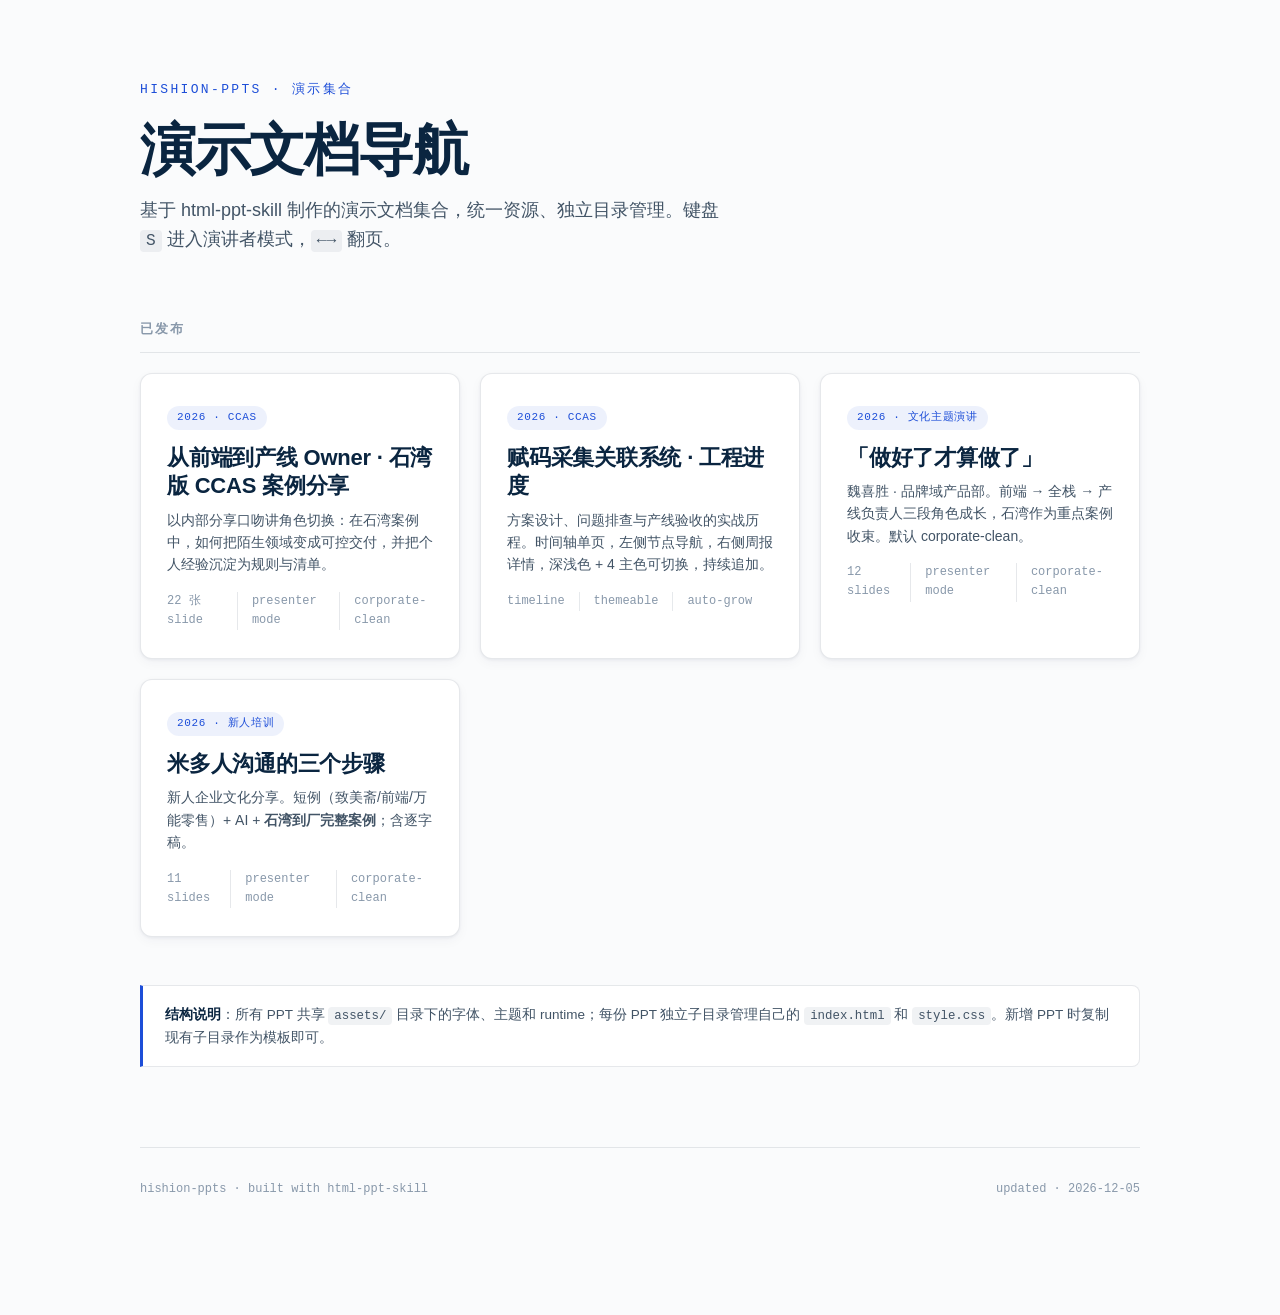
<file: index.html>
<!DOCTYPE html>
<html lang="zh-CN">
<head>
<meta charset="utf-8">
<meta name="viewport" content="width=device-width,initial-scale=1">
<title>Hishion PPTs · 演示集合</title>
<style>
:root{
  --bg:#fafbfc; --surface:#ffffff;
  --border:rgba(10,37,64,.1); --border-strong:rgba(10,37,64,.2);
  --text-1:#0a2540; --text-2:#425466; --text-3:#8898aa;
  --accent:#1d4ed8;
  --shadow:0 1px 3px rgba(10,37,64,.06),0 4px 12px rgba(10,37,64,.04);
  --shadow-hover:0 6px 20px rgba(10,37,64,.1),0 12px 30px rgba(10,37,64,.06);
}
*,*::before,*::after{box-sizing:border-box}
html,body{margin:0;padding:0;background:var(--bg);color:var(--text-1);
  font-family:'Inter','Noto Sans SC',-apple-system,BlinkMacSystemFont,Helvetica,Arial,sans-serif;
  font-weight:400;line-height:1.6;-webkit-font-smoothing:antialiased}
a{color:inherit;text-decoration:none}

.container{max-width:1080px;margin:0 auto;padding:80px 40px 120px}

.header{margin-bottom:64px}
.kicker{font-family:'JetBrains Mono','SFMono-Regular',monospace;
  font-size:13px;color:var(--accent);letter-spacing:.18em;
  text-transform:uppercase;margin:0 0 18px}
.title{font-size:56px;font-weight:800;line-height:1.1;
  letter-spacing:-.025em;margin:0 0 16px;color:var(--text-1)}
.subtitle{font-size:18px;color:var(--text-2);margin:0;max-width:60ch}

.section-label{font-size:13px;font-weight:600;letter-spacing:.16em;
  text-transform:uppercase;color:var(--text-3);
  margin:48px 0 20px;padding-bottom:12px;
  border-bottom:1px solid var(--border)}

.deck-grid{display:grid;grid-template-columns:repeat(auto-fill,minmax(320px,1fr));gap:20px}

.deck-card{display:block;background:var(--surface);
  border:1px solid var(--border);border-radius:12px;
  padding:28px 26px;box-shadow:var(--shadow);
  transition:transform .2s ease, box-shadow .2s ease, border-color .2s ease;
  position:relative;overflow:hidden}
.deck-card::before{content:"";position:absolute;left:0;top:0;
  width:3px;height:100%;background:var(--accent);
  opacity:0;transition:opacity .2s ease}
.deck-card:hover{transform:translateY(-3px);box-shadow:var(--shadow-hover);
  border-color:var(--border-strong)}
.deck-card:hover::before{opacity:1}

.deck-card .badge{display:inline-block;font-size:11px;
  font-family:'JetBrains Mono',monospace;
  padding:3px 10px;border-radius:99px;
  background:rgba(29,78,216,.08);color:var(--accent);
  letter-spacing:.06em;margin-bottom:14px}
.deck-card .badge.archived{background:rgba(133,153,170,.12);color:var(--text-3)}
.deck-card h3{margin:0 0 8px;font-size:22px;font-weight:700;
  letter-spacing:-.01em;line-height:1.3}
.deck-card p{margin:0;font-size:14px;color:var(--text-2);line-height:1.6}
.deck-card .meta{margin-top:16px;display:flex;gap:14px;
  font-size:12px;color:var(--text-3);
  font-family:'JetBrains Mono',monospace}
.deck-card .meta span+span{padding-left:14px;border-left:1px solid var(--border)}

.empty-card{background:transparent;border:1.5px dashed var(--border-strong);
  display:flex;align-items:center;justify-content:center;
  padding:36px 26px;color:var(--text-3);font-size:14px;
  border-radius:12px;text-align:center;line-height:1.6}

.footer{margin-top:80px;padding-top:32px;
  border-top:1px solid var(--border);
  display:flex;justify-content:space-between;align-items:center;
  font-size:12px;color:var(--text-3);
  font-family:'JetBrains Mono',monospace}

.tip{margin-top:48px;padding:18px 22px;
  background:var(--surface);border:1px solid var(--border);
  border-left:3px solid var(--accent);
  border-radius:0 8px 8px 0;font-size:13.5px;color:var(--text-2)}
.tip strong{color:var(--text-1)}
.tip code{background:rgba(10,37,64,.06);padding:2px 6px;border-radius:4px;
  font-family:'JetBrains Mono',monospace;font-size:.92em}

@media(max-width:600px){
  .container{padding:48px 24px}
  .title{font-size:36px}
  .deck-grid{grid-template-columns:1fr}
}
</style>
</head>
<body>

<div class="container">

  <div class="header">
    <p class="kicker">hishion-ppts · 演示集合</p>
    <h1 class="title">演示文档导航</h1>
    <p class="subtitle">基于 html-ppt-skill 制作的演示文档集合，统一资源、独立目录管理。键盘 <code style="background:rgba(10,37,64,.06);padding:2px 6px;border-radius:4px;font-family:monospace;font-size:.9em">S</code> 进入演讲者模式，<code style="background:rgba(10,37,64,.06);padding:2px 6px;border-radius:4px;font-family:monospace;font-size:.9em">←→</code> 翻页。</p>
  </div>

  <h2 class="section-label">已发布</h2>
  <div class="deck-grid">

    <a class="deck-card" href="shiwan-retrospective/index.html">
      <span class="badge">2026 · CCAS</span>
      <h3>从前端到产线 Owner · 石湾版 CCAS 案例分享</h3>
      <p>以内部分享口吻讲角色切换：在石湾案例中，如何把陌生领域变成可控交付，并把个人经验沉淀为规则与清单。</p>
      <div class="meta">
        <span>22 张 slide</span>
        <span>presenter mode</span>
        <span>corporate-clean</span>
      </div>
    </a>

    <a class="deck-card" href="ccas-progress/index.html">
      <span class="badge">2026 · CCAS</span>
      <h3>赋码采集关联系统 · 工程进度</h3>
      <p>方案设计、问题排查与产线验收的实战历程。时间轴单页，左侧节点导航，右侧周报详情，深浅色 + 4 主色可切换，持续追加。</p>
      <div class="meta">
        <span>timeline</span>
        <span>themeable</span>
        <span>auto-grow</span>
      </div>
    </a>

    <a class="deck-card" href="annual-culture-well-done/index.html">
      <span class="badge">2026 · 文化主题演讲</span>
      <h3>「做好了才算做了」</h3>
      <p>魏喜胜 · 品牌域产品部。前端 → 全栈 → 产线负责人三段角色成长，石湾作为重点案例收束。默认 corporate-clean。</p>
      <div class="meta">
        <span>12 slides</span>
        <span>presenter mode</span>
        <span>corporate-clean</span>
      </div>
    </a>

    <a class="deck-card" href="midoo-communication-three-steps/index.html">
      <span class="badge">2026 · 新人培训</span>
      <h3>米多人沟通的三个步骤</h3>
      <p>新人企业文化分享。短例（致美斋/前端/万能零售）+ AI + <strong>石湾到厂完整案例</strong>；含逐字稿。</p>
      <div class="meta">
        <span>11 slides</span>
        <span>presenter mode</span>
        <span>corporate-clean</span>
      </div>
    </a>

  </div>

  <div class="tip">
    <strong>结构说明</strong>：所有 PPT 共享 <code>assets/</code> 目录下的字体、主题和 runtime；每份 PPT 独立子目录管理自己的 <code>index.html</code> 和 <code>style.css</code>。新增 PPT 时复制现有子目录作为模板即可。
  </div>

  <div class="footer">
    <span>hishion-ppts · built with html-ppt-skill</span>
    <span id="last-updated"></span>
  </div>

</div>

<script>
document.getElementById('last-updated').textContent =
  'updated · ' + new Date().toISOString().slice(0,10);
</script>

</body>
</html>
</file>
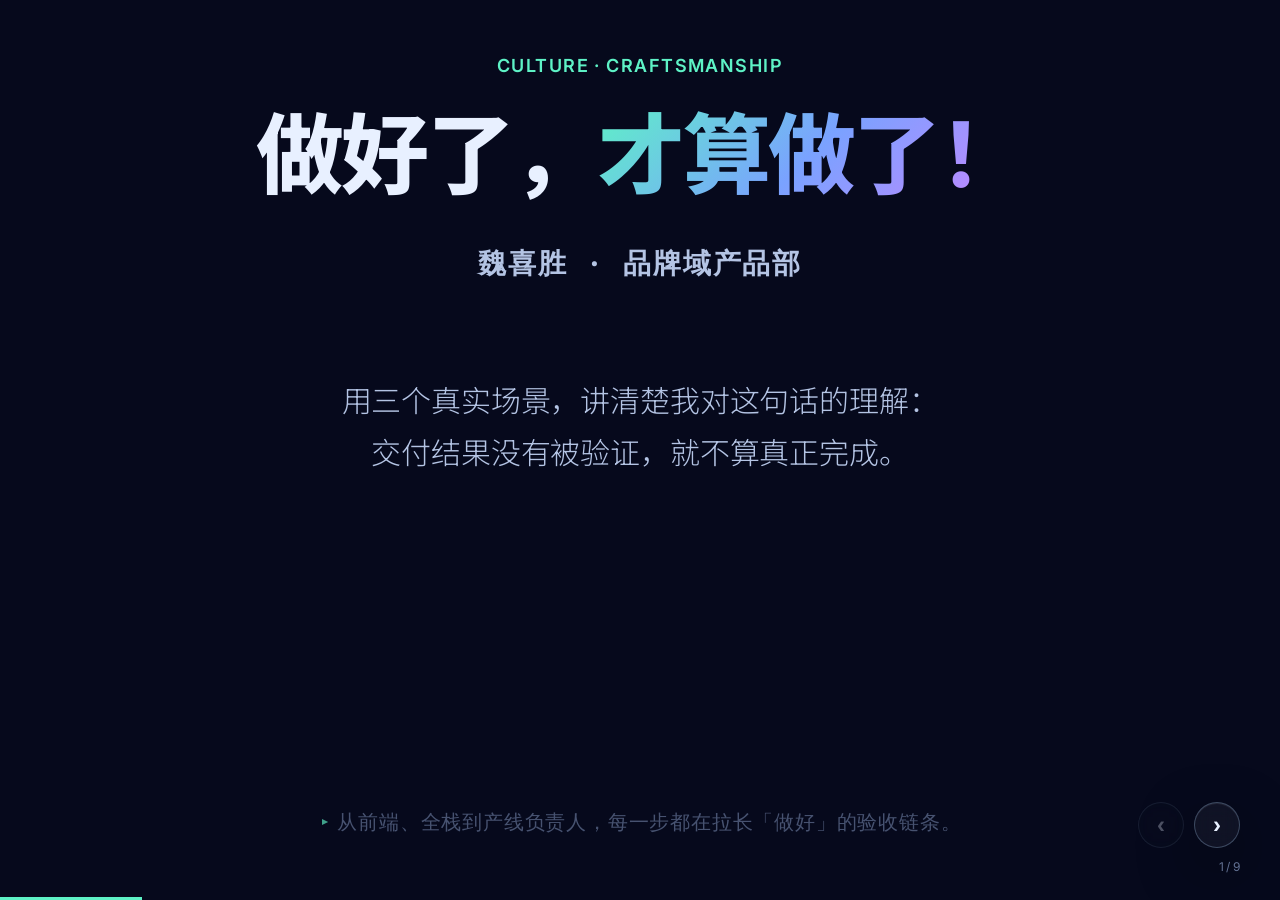
<file: annual-culture-well-done/index.html>
<!DOCTYPE html>
<html lang="zh-CN" data-themes="aurora, arctic-cool, cyberpunk-neon, magazine-bold">
<head>
<meta charset="utf-8">
<meta name="viewport" content="width=device-width,initial-scale=1">
<title>做好了才算做了</title>
<link rel="stylesheet" href="../assets/fonts.css">
<link rel="stylesheet" href="../assets/base.css">
<link rel="stylesheet" id="theme-link" href="../assets/themes/aurora.css">
<link rel="stylesheet" href="../assets/animations/animations.css">
<link rel="stylesheet" href="style.css">
</head>
<body class="tpl-presenter-mode-reveal">
<div class="deck">

<!-- 1 -->
<section class="slide cover-slide" data-title="封面">
  <p class="speaker-cue">从前端、全栈到产线负责人，每一步都在拉长「做好」的验收链条。</p>
  <p class="kicker">culture · craftsmanship</p>
  <h1 class="h1 anim-fade-up" data-anim="fade-up">做好了，<span class="gradient-text">才算做了！</span></h1>
  <p class="cover-byline mono mt-m">魏喜胜 · 品牌域产品部</p>
  <p class="lede cover-lede mt-m">用三个真实场景，讲清楚我对这句话的理解：<br>交付结果没有被验证，就不算真正完成。</p>
  <div class="deck-footer deck-footer-num-only">
    <span class="slide-number" data-current="1" data-total="9"></span>
  </div>
  <aside class="notes">
    <p>从前端到全栈，再到产线负责人，我越来越能感受到：工作不是把自己那一段做完就结束。代码写了、版本发布了、文档交了，都只是过程。真正要看的，是交付结果有没有被验证，现场问题有没有减少，团队后续能不能继续复用。</p>
  </aside>
</section>

<!-- 2 -->
<section class="slide" data-title="主线">
  <p class="speaker-cue">角色边界不断扩大，交付标准也随之升级。</p>
  <img class="slide-illu" src="svg/growth.svg" alt="" aria-hidden="true">
  <p class="kicker">one line</p>
  <h2 class="h2 anim-fade-up" data-anim="fade-up">一条主线：<br><span class="accent">从完成动作，到交付结果</span></h2>
  <div class="grid g3narrow mt-l">
    <div class="card card-accent">
      <h4>前端阶段</h4>
      <p class="dim">从页面可用，走向代码质量规范，让问题在审查阶段提前暴露。</p>
    </div>
    <div class="card card-accent">
      <h4>全栈阶段</h4>
      <p class="dim">从功能实现，走向接口、部署、联调和上线检查的交付闭环。</p>
    </div>
    <div class="card card-accent">
      <h4>产线负责人阶段</h4>
      <p class="dim">从系统上线，走向现场验证、异常处理和持续响应。</p>
    </div>
  </div>
  <div class="quote-block mt-l">
    <p>我的理解是：做好不是完成动作，而是让后续环节少承接问题。</p>
  </div>
  <aside class="notes">
    <p>这几年我对“做好”的理解不是一下子变出来的，而是被一个个项目推着变的。前端阶段，不能只看页面能不能跑；全栈阶段，不能只看代码能不能写出来；到产线负责人阶段，更不能只看软件有没有装上。每往后走一步，我都发现自己需要对更完整的交付结果负责。</p>
  </aside>
</section>

<!-- 3 -->
<section class="slide" data-title="前端案例">
  <p class="speaker-cue">第一个例子：代码审查规范要进入执行，而不是停留在文档。</p>
  <img class="slide-illu" src="svg/review.svg" alt="" aria-hidden="true">
  <p class="kicker">case 01 · frontend</p>
  <h2 class="h2 anim-fade-up" data-anim="fade-up">前端案例：<br><span class="accent">代码审查规范不能停在“发文档”</span></h2>
  <div class="compare">
    <div class="col bad">
      <h5>▼ 只做到“完成动作”</h5>
      <ul>
        <li>规范写好了，但团队只停留在“知道有这份文档”。</li>
        <li>审查时仍依赖个人经验，遗漏点不容易暴露。</li>
        <li>类似问题换个需求还会再出现一次。</li>
      </ul>
    </div>
    <div class="col good">
      <h5>▲ 推动规范进入执行</h5>
      <ul>
        <li>宣贯：统一代码审查目标、流程、工具和检查清单。</li>
        <li>结合真实需求演示清单填写，减少理解偏差。</li>
        <li>试点期持续答疑和收集反馈，推动规范优化。</li>
      </ul>
    </div>
  </div>
  <div class="quote-block mt-l">
    <p>这一阶段的“做好”：把个人经验转化为团队可执行的质量规范。</p>
  </div>
  <aside class="notes">
    <p>代码审查规范这件事，如果只是把文档写出来、发到群里，就容易停留在动作完成。但真正到需求里，大家还是可能按自己的习惯审，遗漏点仍然存在。</p>
    <p>所以我没有只停在发文档，而是做了宣贯，讲目标、流程和工具，也用真实需求演示审查清单怎么填。后面试点时，有人问怎么判断、怎么记录、怎么处理边界问题，我也继续答疑和收反馈。这个例子让我意识到，前端阶段的“做好”，就是让质量规范真正进入团队执行。</p>
  </aside>
</section>

<!-- 4 -->
<section class="slide" data-title="全栈案例">
  <p class="speaker-cue">第二个例子：全栈交付要关注完整链路，不只看代码产出。</p>
  <img class="slide-illu" src="svg/loop.svg" alt="" aria-hidden="true">
  <p class="kicker">case 02 · full-stack</p>
  <h2 class="h2 anim-fade-up" data-anim="fade-up">全栈案例：<br><span class="accent">N 元换购的交付闭环</span></h2>
  <div class="compare">
    <div class="col bad">
      <h5>▼ 刚转全栈暴露的问题</h5>
      <ul>
        <li>后端接口可以实现，但初期对接口边界考虑不足。</li>
        <li>前后端独立推进，容易低估联调和排错时间。</li>
        <li>部署资料分散，遇到问题时查环境、查配置都耗时间。</li>
      </ul>
    </div>
    <div class="col good">
      <h5>▲ 补齐交付闭环</h5>
      <ul>
        <li>借助 AI 提升开发与排障效率，关键逻辑仍逐段校验。</li>
        <li>提前梳理接口字段、异常返回和联调步骤。</li>
        <li>后续再做全栈任务时，先预留调试缓冲和上线检查。</li>
      </ul>
    </div>
  </div>
  <div class="quote-block mt-l">
    <p>这一阶段的“做好”：不只完成开发，还要把联调、部署和上线检查纳入交付范围。</p>
  </div>
  <aside class="notes">
    <p>N 元换购是我刚入新部门后的第一个全栈项目。当时我很明显感觉到，前端转全栈的难点不是“能不能写后端代码”，而是接口边界、部署环境、联调顺序这些内容有没有提前想清楚。</p>
    <p>这个项目里暴露过一些具体问题，比如调试时间预估不足、资源文档分散、问题定位链路较长。后来我开始借助 AI 提升开发和排障效率，但关键逻辑、接口边界和上线检查仍然要自己逐项验证；同时把接口字段、异常返回、联调步骤、上线检查这些内容补进清单里。项目按期收尾，但更重要的是，我知道下一次不能再只按“代码开发量”估交付难度。</p>
  </aside>
</section>

<!-- 5 -->
<section class="slide" data-title="石湾案例">
  <p class="speaker-cue">第三个例子：产线系统不是只管软件页面，而是要保证产品身份关系不出错。</p>
  <img class="slide-illu" src="svg/line.svg" alt="" aria-hidden="true">
  <p class="kicker">case 03 · owner</p>
  <h2 class="h2 anim-fade-up" data-anim="fade-up">产线负责人案例：<br><span class="accent">石湾五码合一现场体验</span></h2>
  <div class="compare">
    <div class="col bad">
      <h5>▼ 现场能感知的问题</h5>
      <ul>
        <li>系统要把瓶、盒、箱、垛的编码关系采准，类似给每件产品建立“身份证关系”。</li>
        <li>1 月出现约 2500 箱数据上传失败，问题到上传阶段才暴露。</li>
        <li>箱子已经码垛后再发现异常，现场就要搬运、拆封、返工。</li>
      </ul>
    </div>
    <div class="col good">
      <h5>▲ 处理与规划</h5>
      <ul>
        <li>先把旧数据范围限定在 2026/1/7 - 1/8，避免无关数据干扰处理。</li>
        <li>推动软件异常前置识别，从“上传后发现”前移到“采集/关联阶段识别”。</li>
        <li>对重码、超码等问题补充剔除、报警和重传处理，减少后段集中返工。</li>
      </ul>
    </div>
  </div>
  <aside class="notes">
    <p>石湾这个案例，如果不用产线术语讲，其实就是一件事：系统要把每瓶酒、每盒酒、每箱酒、每个垛的身份关系采准确。这个关系一错，后面不是页面报个错那么简单，而是现场可能要拆箱、换箱、重新采集、重新上传。</p>
    <p>1 月 7 日到 8 日，工厂反馈有大批量纸箱数据上传失败，大约 2500 箱受影响，后面发现是纸箱上的码印重了。最麻烦的是，问题不是在采集时马上暴露，而是到上传阶段才集中暴露；这时很多箱子已经码垛，现场要搬运、拆封、返工。这个片段让我特别明显地感受到，产线项目的“做好”不是系统能跑起来，而是异常要尽量前置识别，不能把返工成本留给现场。</p>
  </aside>
</section>

<!-- 6 -->
<section class="slide" data-title="石湾关键动作">
  <p class="speaker-cue">全局最优大于局部最佳，最后都要让现场少返工、少停顿。</p>
  <img class="slide-illu" src="svg/shield.svg" alt="" aria-hidden="true">
  <p class="kicker">shiwan · key actions</p>
  <h2 class="h2 anim-fade-up" data-anim="fade-up">石湾案例重点：<br><span class="accent">把风险留在上线前</span></h2>
  <div class="grid g3narrow mt-l">
    <div class="card card-accent">
      <h4>① 厘清边界</h4>
      <p class="dim">1 号机设备关系不透明，暂不全量替换；先确保 2 号机可稳定生产。</p>
    </div>
    <div class="card card-accent">
      <h4>② 现场验证</h4>
      <p class="dim">正式跟产当天，围绕数据替换不输密码、取消关联自动聚焦等问题现场验证并快速修正。</p>
    </div>
    <div class="card card-accent">
      <h4>③ 适配资源</h4>
      <p class="dim">用操作手册、问题清单、午休窗口更新和跟产响应，把交付延伸到现场可持续使用。</p>
    </div>
  </div>
  <div class="quote-block mt-l">
    <p>这一阶段的“做好”：不是功能越多越好，而是让现场少返工、少停顿、少误操作。</p>
  </div>
  <aside class="notes">
    <p>第一类动作是厘清边界。理想上全量替换当然更完整，但 1 号机和电眼、裹包机、现场节拍耦合太深，关键条件没有完全看清。这个时候如果硬上，表面上是完成目标，实际是把风险推给生产。所以我选择先不全量替换，先确保 2 号机可稳定生产。</p>
    <p>第二类动作是现场验证。4 月 1 日正式生产时，我提前到厂更新版本、导入码包，并做了简单培训。当天发现几个很真实的问题：数据替换频繁输入密码会拖慢效率，取消关联弹窗没有自动聚焦会让工人以为输入无效，扫码枪现场使用异常时先人工输入兜底，再利用午休停产窗口修复并更新版本。这些问题都不大，但都直接影响现场使用体验。</p>
    <p>第三类动作是适配资源。软件装上只是开始，还要有操作手册、问题清单、跟产反馈和后续响应。在这个过程中，AI 可以辅助整理问题清单、梳理操作说明、归纳现场反馈，但真正的取舍仍然要回到现场节拍、设备边界和生产风险。石湾让我真正明白，工业软件不是界面做得完整就算交付，真正关键的是现场人员能顺手使用，异常出现时有人接、有人跟、有人处理。</p>
  </aside>
</section>

<!-- 7 -->
<section class="slide" data-title="信任">
  <p class="speaker-cue">客户是否继续参照，是对交付质量很直接的反馈。</p>
  <img class="slide-illu" src="svg/trust.svg" alt="" aria-hidden="true">
  <p class="kicker">result</p>
  <h2 class="h2 anim-fade-up" data-anim="fade-up">后续项目给了一个<br><span class="accent">明确反馈</span></h2>
  <div class="list-card mt-l">
    <h4>合同里的要求</h4>
    <ul>
      <li>客户新产线合同中明确要求：<strong>软件 UI 及基本功能参照石湾小酒线五码合一软件</strong>。</li>
      <li>这不是口头表扬，而是后续项目直接写进要求里的参照。</li>
      <li>对团队而言，石湾也成为后续产线方案继续优化的基础。</li>
    </ul>
  </div>
  <div class="quote-block mt-l">
    <p>一次交付如果能被后续项目参照，说明它留下了可验证、可延续的结果。</p>
  </div>
  <aside class="notes">
    <p>石湾做完之后，后续新产线合同里出现了一个很具体的信号：软件 UI 和基本功能参照石湾小酒线五码合一软件。这个反馈比一句“做得不错”更实在，因为它写进了后续项目要求里。</p>
    <p>它不代表石湾已经完美，但说明这次交付留下了可以被客户和团队继续使用的结果。对我来说，这就是“做好了才算做了”比较落地的反馈。</p>
  </aside>
</section>

<!-- 8 -->
<section class="slide" data-title="方法">
  <p class="speaker-cue">回到米多机会识别三步法：定义问题、厘清边界、适配资源。</p>
  <img class="slide-illu" src="svg/method.svg" alt="" aria-hidden="true">
  <p class="kicker">principle</p>
  <h2 class="h2 anim-fade-up" data-anim="fade-up">米多机会识别三步法：<br><span class="accent">定义问题 · 厘清边界 · 适配资源</span></h2>
  <div class="grid g3narrow mt-l">
    <div class="card card-accent">
      <h4>定义问题</h4>
      <p class="dim">先判断真正要解决的是代码问题、联调问题，还是现场结果问题。</p>
    </div>
    <div class="card card-accent">
      <h4>厘清边界</h4>
      <p class="dim">哪些必须负责到底，哪些需要阶段推进，先讲清楚再执行。</p>
    </div>
    <div class="card card-accent">
      <h4>适配资源</h4>
      <p class="dim">人力、现场窗口、远程支持和 AI 辅助，都要服务于关键目标。</p>
    </div>
  </div>
  <aside class="notes">
    <p>如果把前面三个案例收回来，其实还是回到米多机会识别三步法：定义问题、厘清边界、适配资源。第一，先判断真正要解决的是代码问题、联调问题，还是现场结果问题。第二，哪些必须负责到底，哪些需要阶段推进，要在执行前说清楚。第三，资源投入要服务于关键目标，不能只用“多带人更稳”来替代判断。现在我也会把 AI 当作一种资源，让它帮助我更快梳理资料、形成初稿、发现遗漏，但不能用它替代现场验证和最终判断。</p>
  </aside>
</section>

<!-- 9 -->
<section class="slide" data-title="共勉">
  <p class="speaker-cue">以结果为尺，以本分为底。</p>
  <p class="kicker">closing</p>
  <h2 class="h2 anim-fade-up" data-anim="fade-up">与各位共勉</h2>
  <div class="list-card mt-l">
    <h4>三条提醒</h4>
    <ul>
      <li><strong>做好了才算做了</strong>：以结果验收交付，而不是以动作解释过程。</li>
      <li><strong>问题到我为止</strong>：在职责范围内，多向前接住一层结果。</li>
      <li><strong>发现错误就马上改</strong>：越靠近现场，拖延的代价越高。</li>
    </ul>
  </div>
  <p class="lede mt-l">这就是我现在对<strong>做好了才算做了</strong>的理解。感谢大家。</p>
  <div class="deck-footer deck-footer-num-only">
    <span class="slide-number" data-current="9" data-total="9"></span>
  </div>
  <aside class="notes">
    <p>最后这三句话，不是再提三个口号，而是我从前面几个项目里得到的三个提醒。</p>
    <p>第一，做好了才算做了，是提醒自己不要只用“我已经做了”来解释工作，而要回到结果上看。代码规范有没有真正进入审查流程，系统异常有没有提前暴露，现场人员用起来有没有少返工，这些才是交付结果。</p>
    <p>第二，问题到我为止，不是说所有问题都只能自己扛，而是在职责范围内多往前接一层。做前端时多接一层质量规范，做全栈时多接一层联调和上线检查，做产线负责人时多接一层现场验证和异常响应。</p>
    <p>第三，发现错误就马上改。越靠近现场，问题拖得越久，代价越高。一个弹窗焦点、一次数据替换、一次扫码异常，放在办公室里可能只是小问题，放到产线上就可能影响节拍和返工成本。所以发现问题后，能当天修正的就当天修正，能前置识别的就不要留到后段集中暴露。</p>
    <p>这就是我现在对“做好了才算做了”的理解。谢谢大家。</p>
  </aside>
</section>

</div>
<script src="../assets/runtime.js"></script>
</body>
</html>
</file>
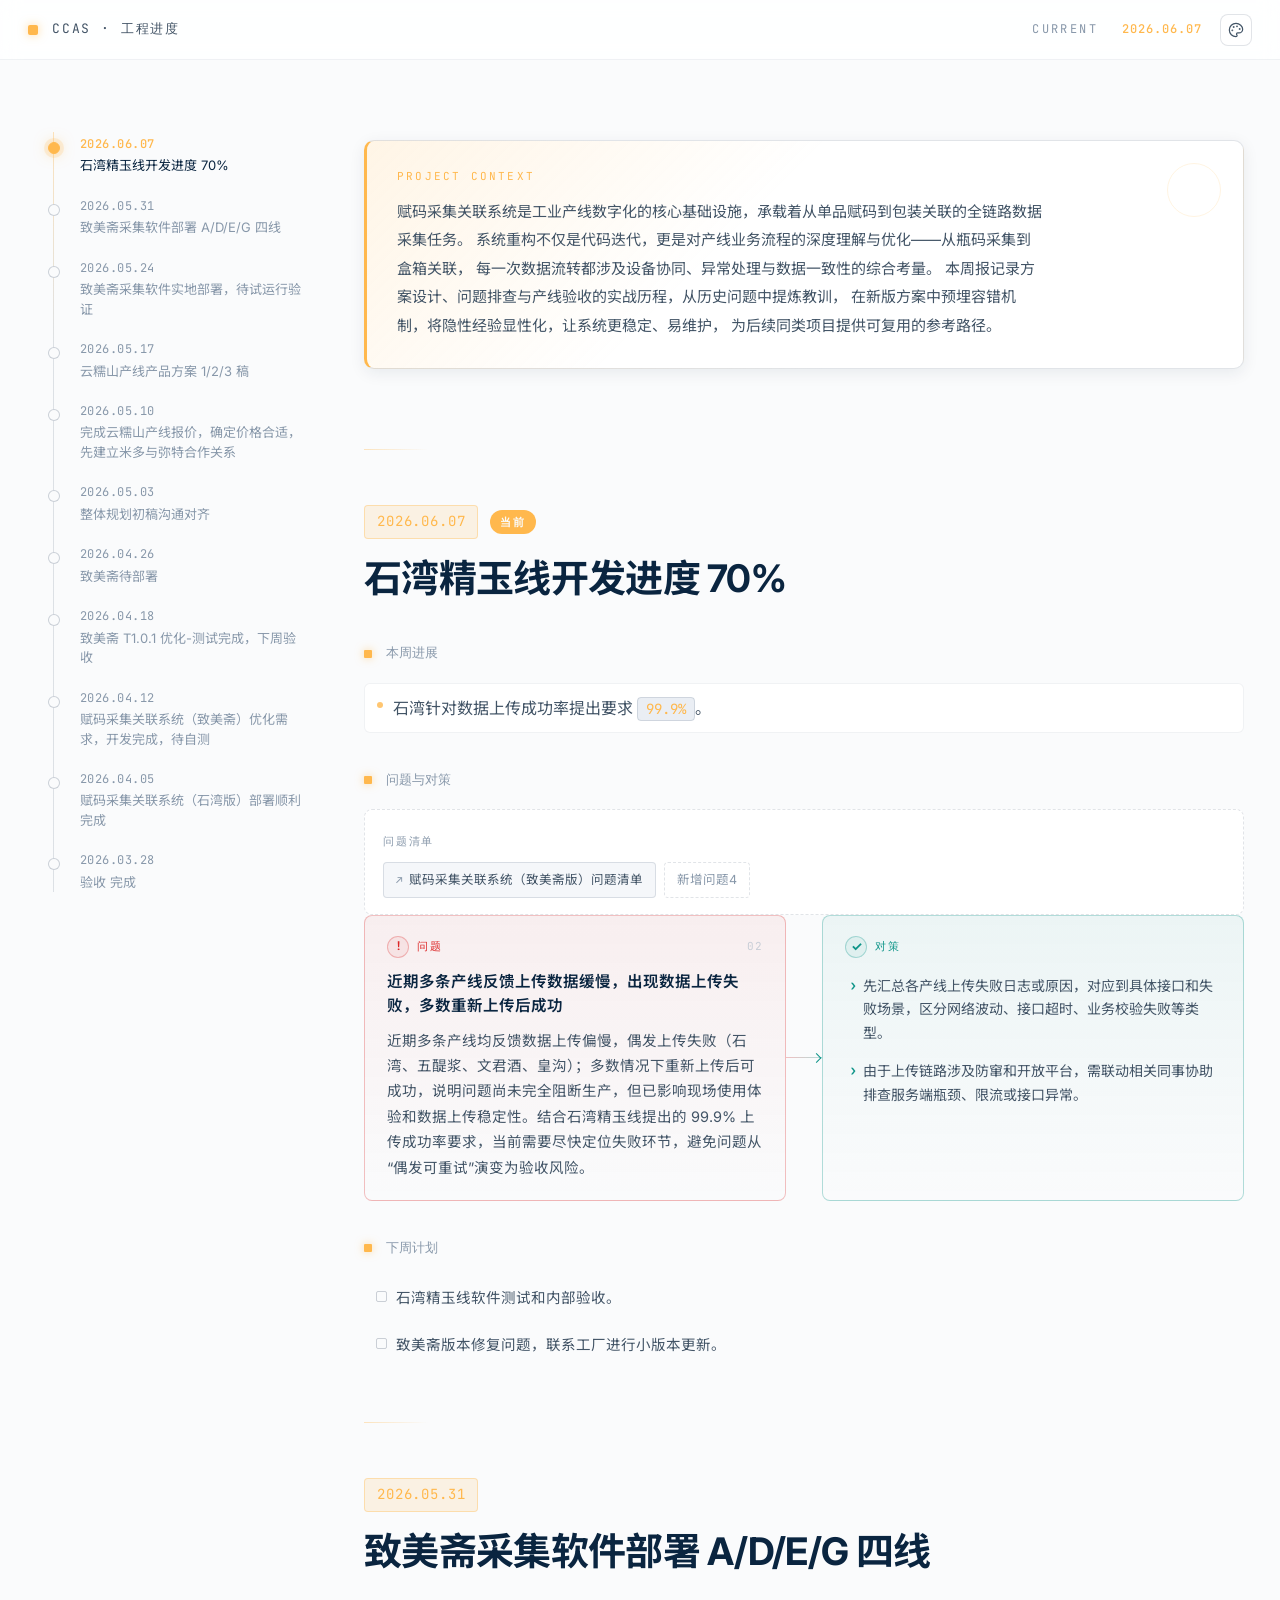
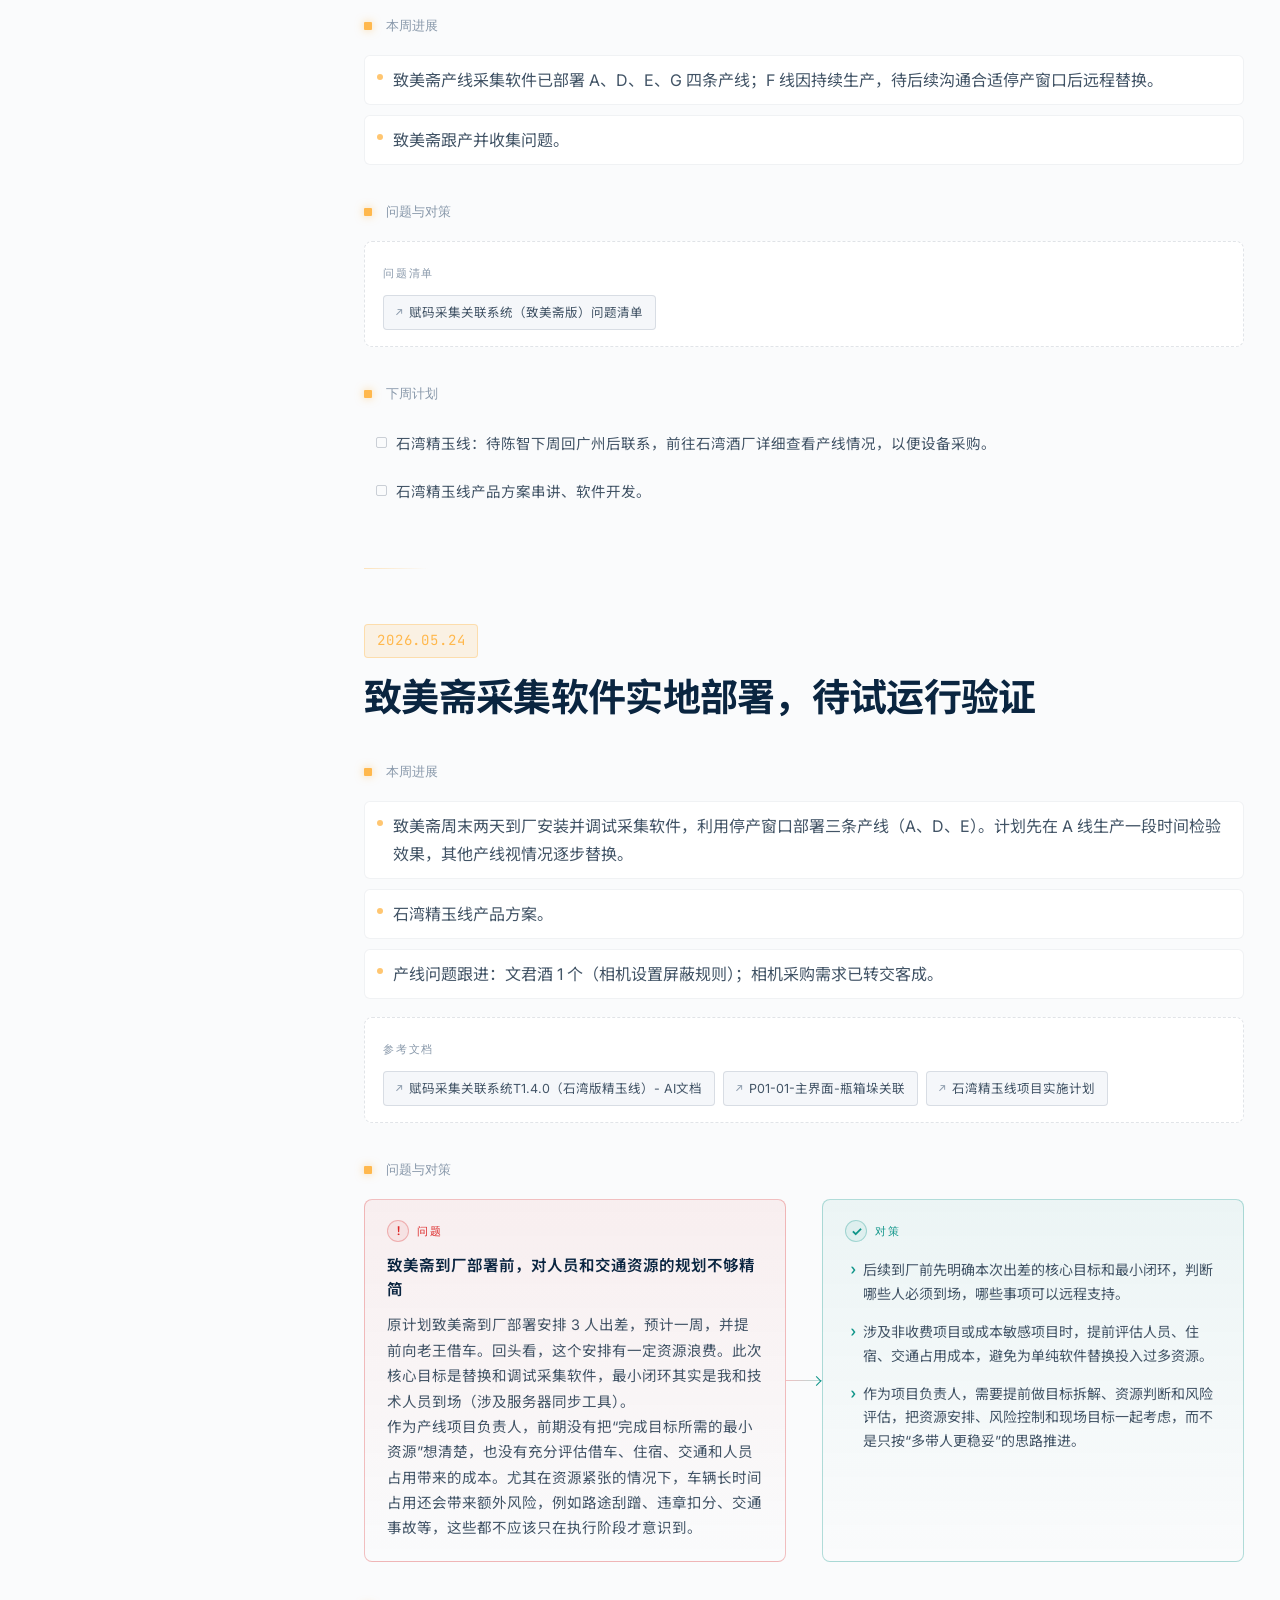
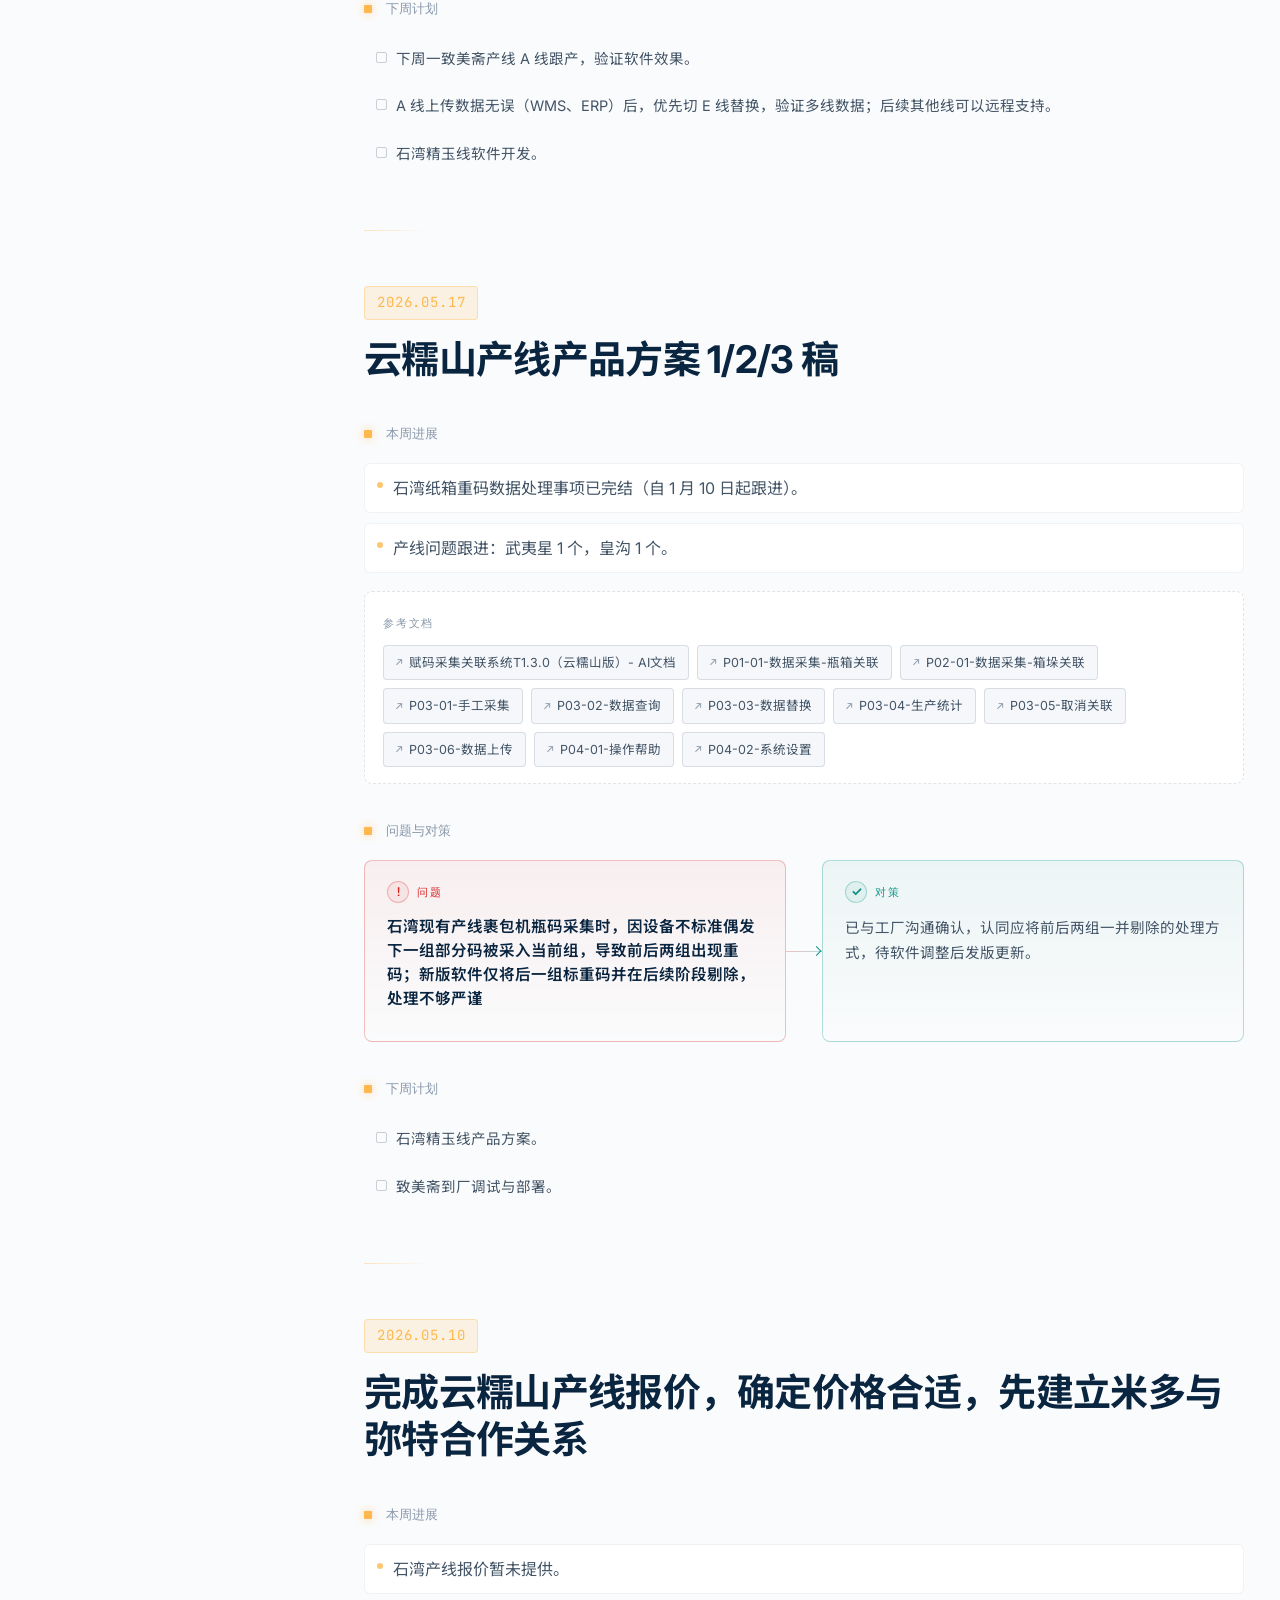
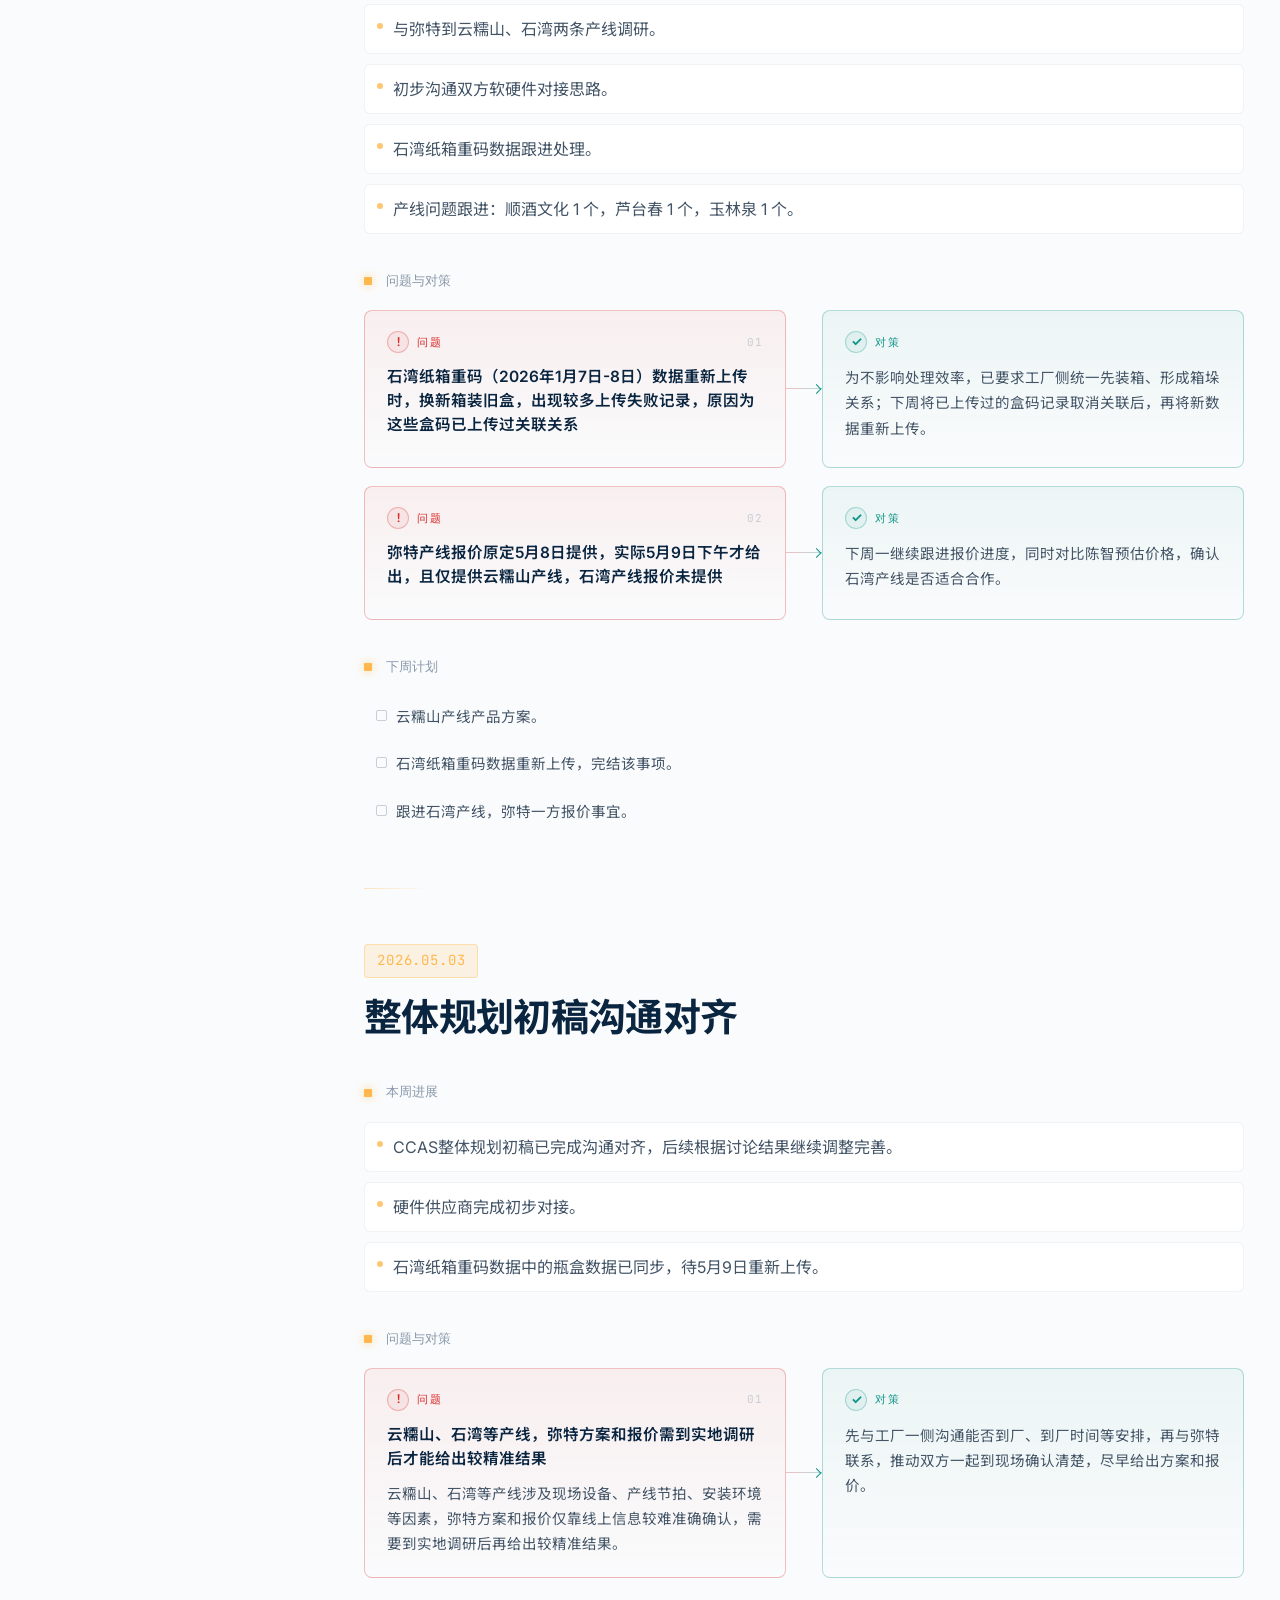
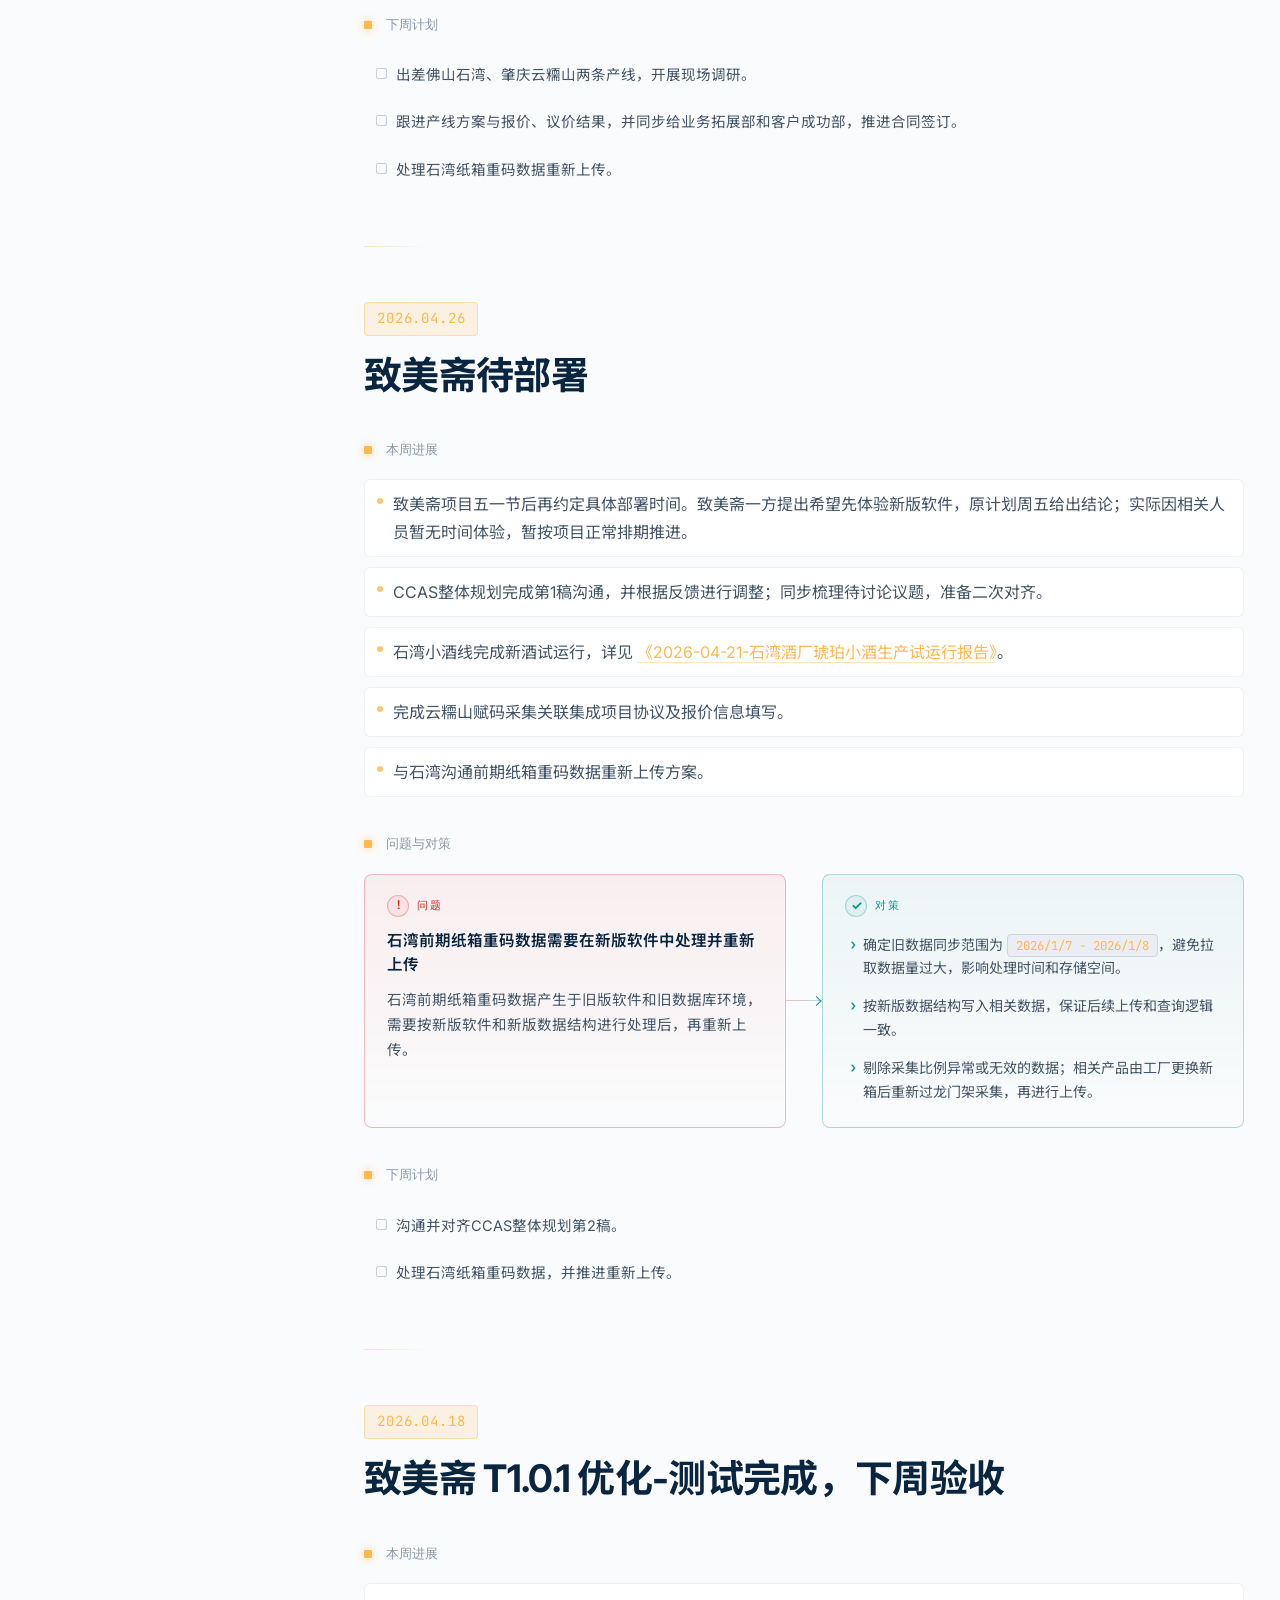
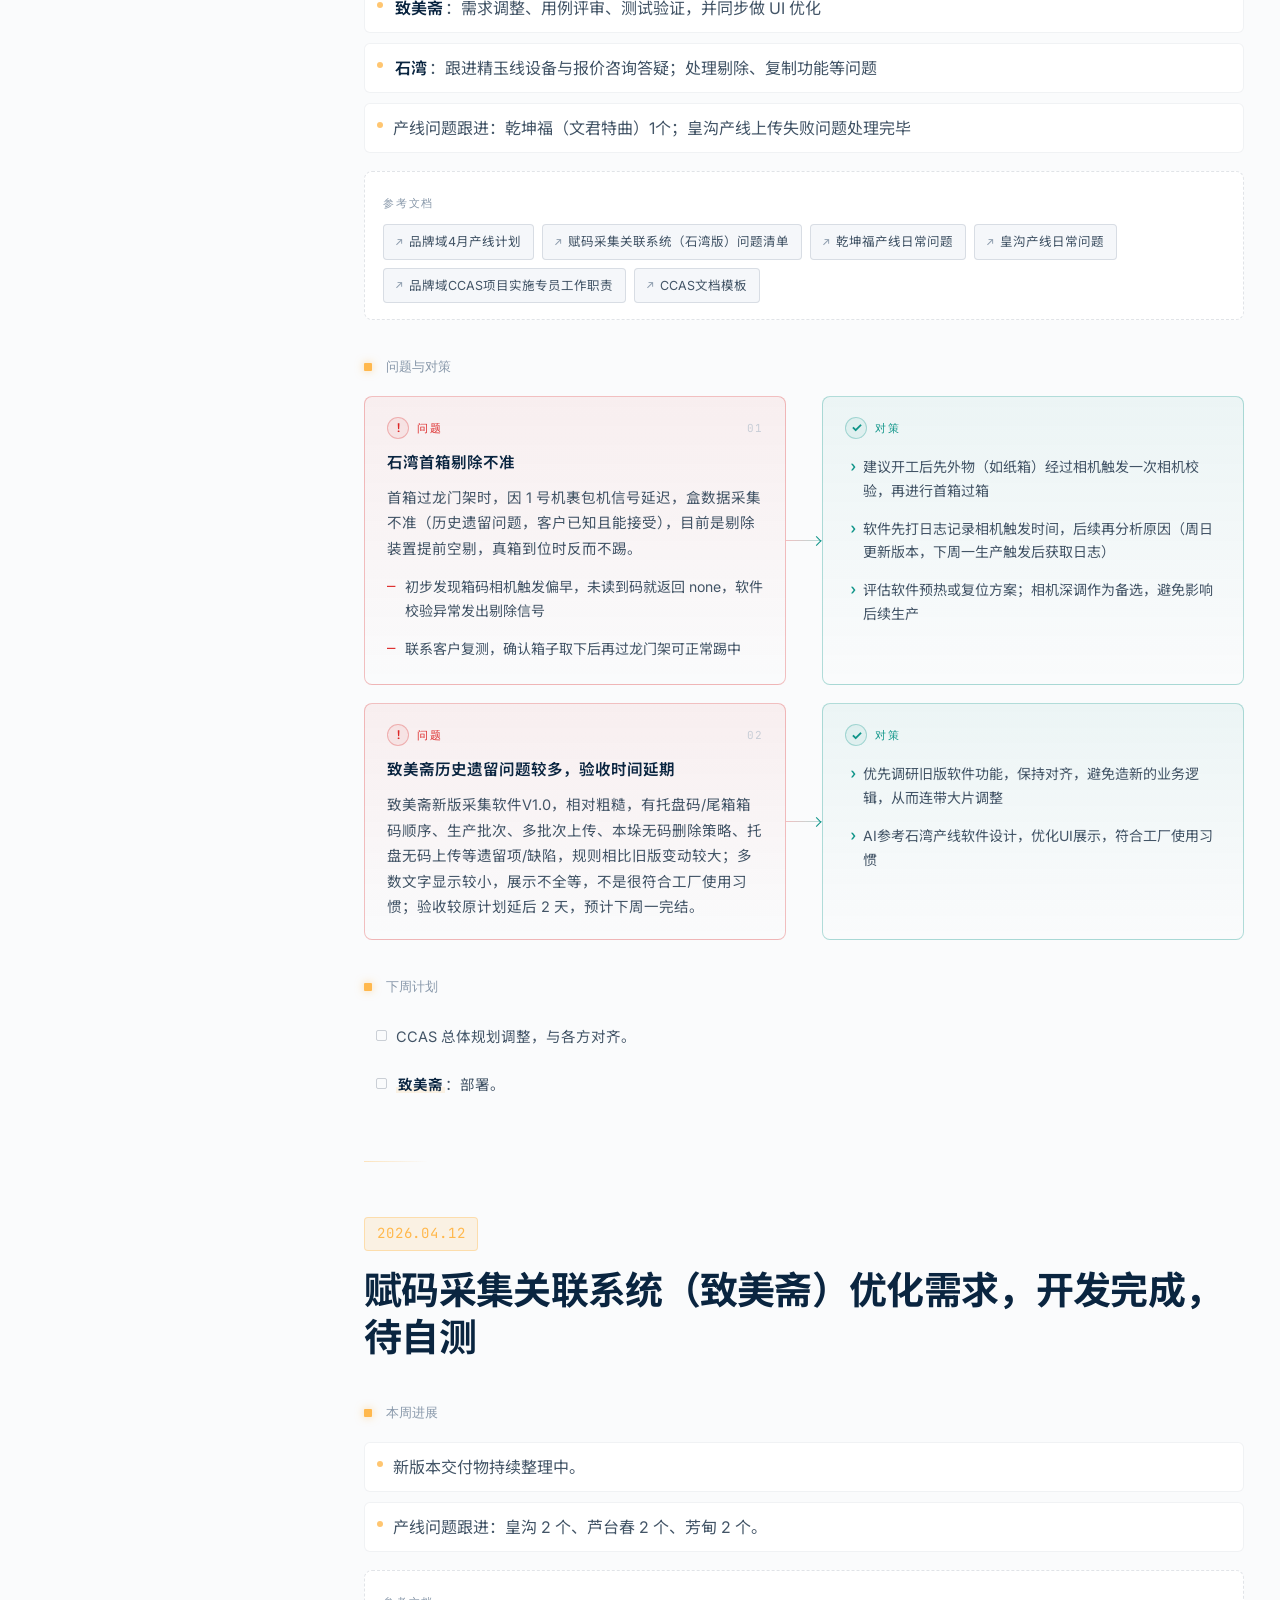
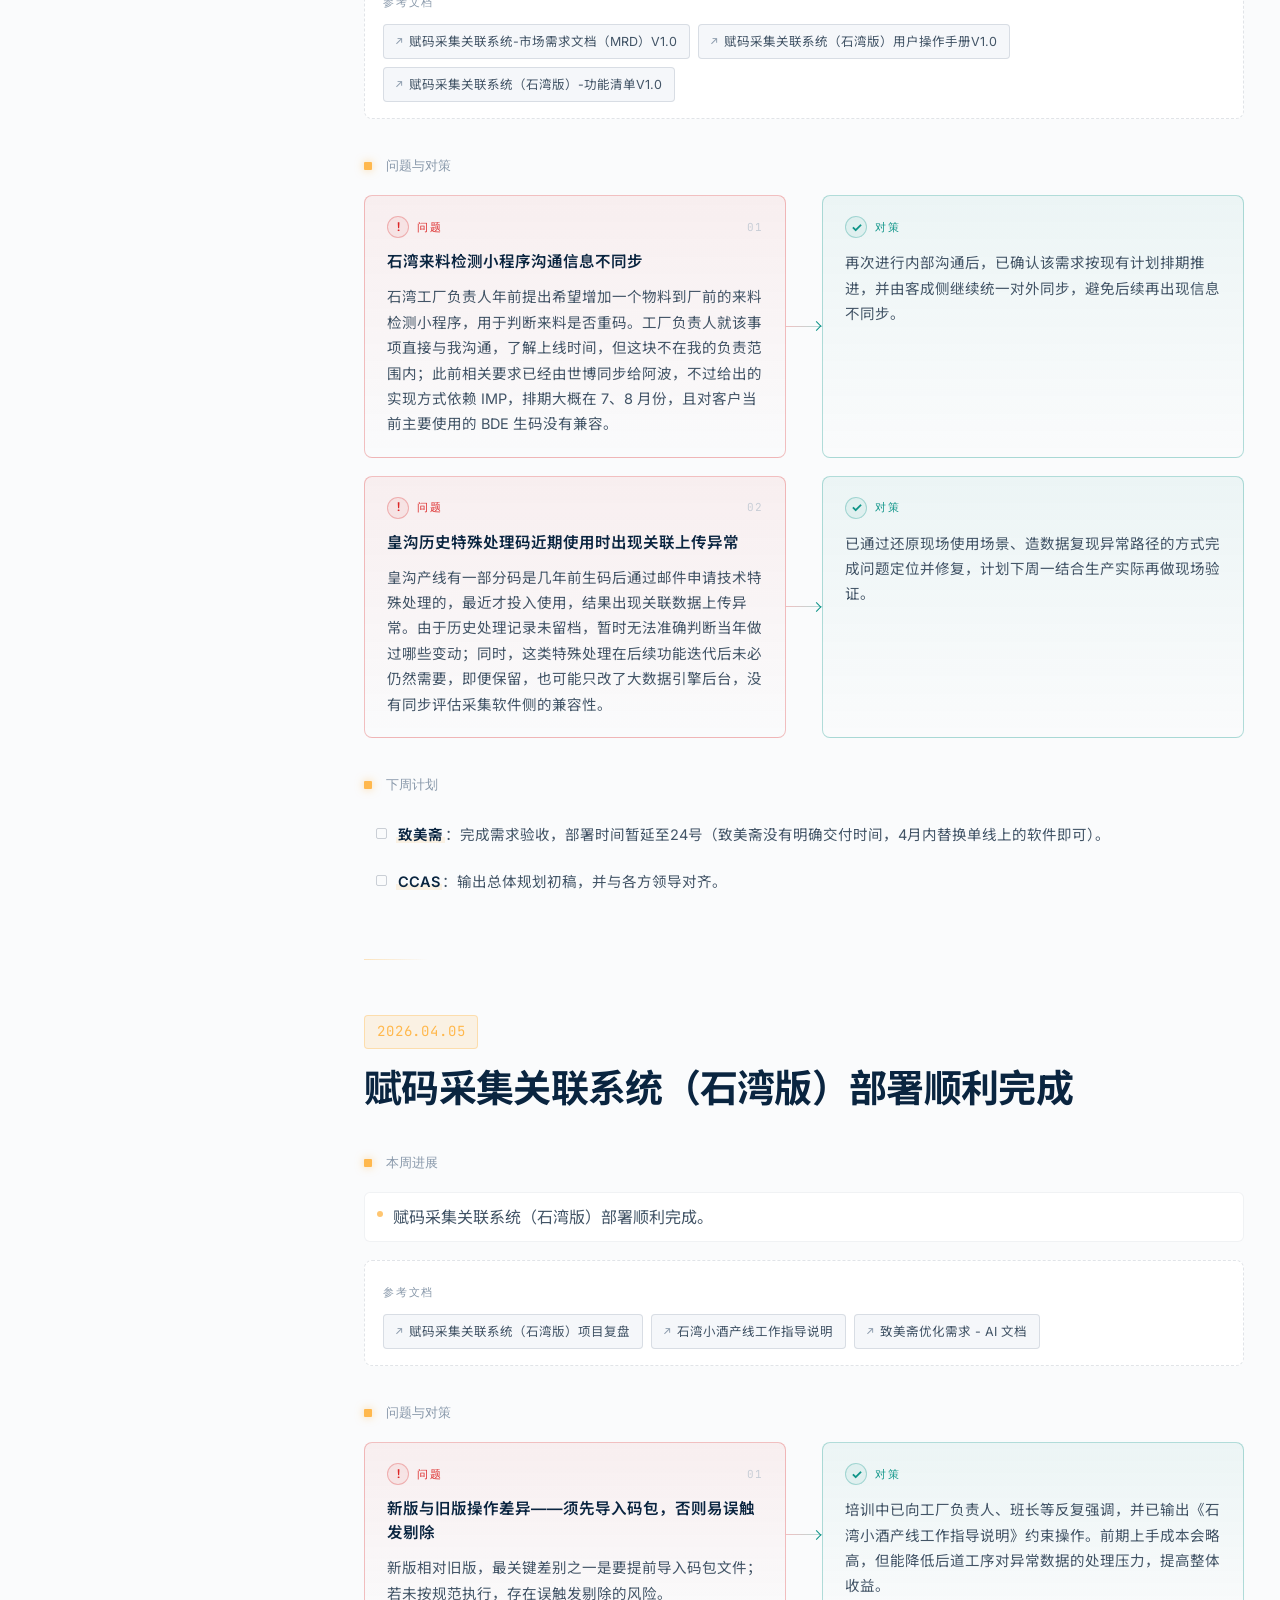
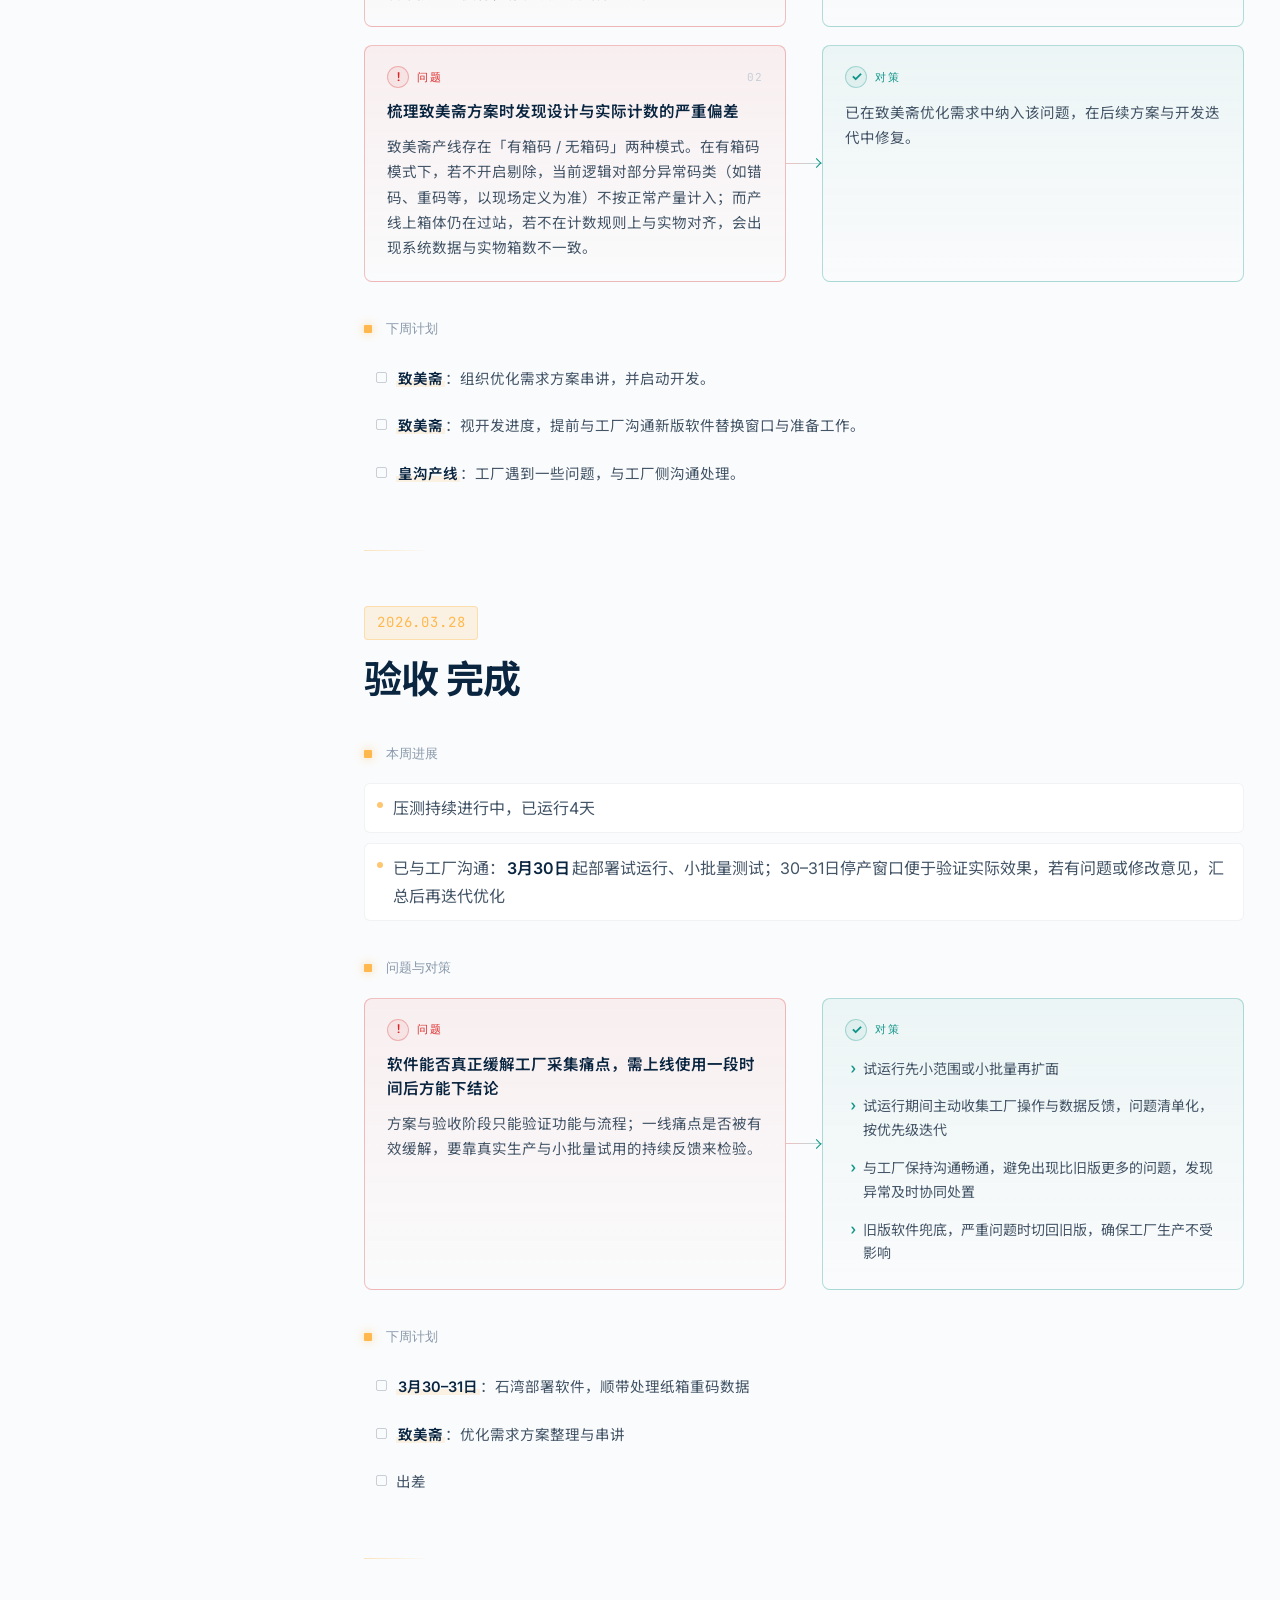
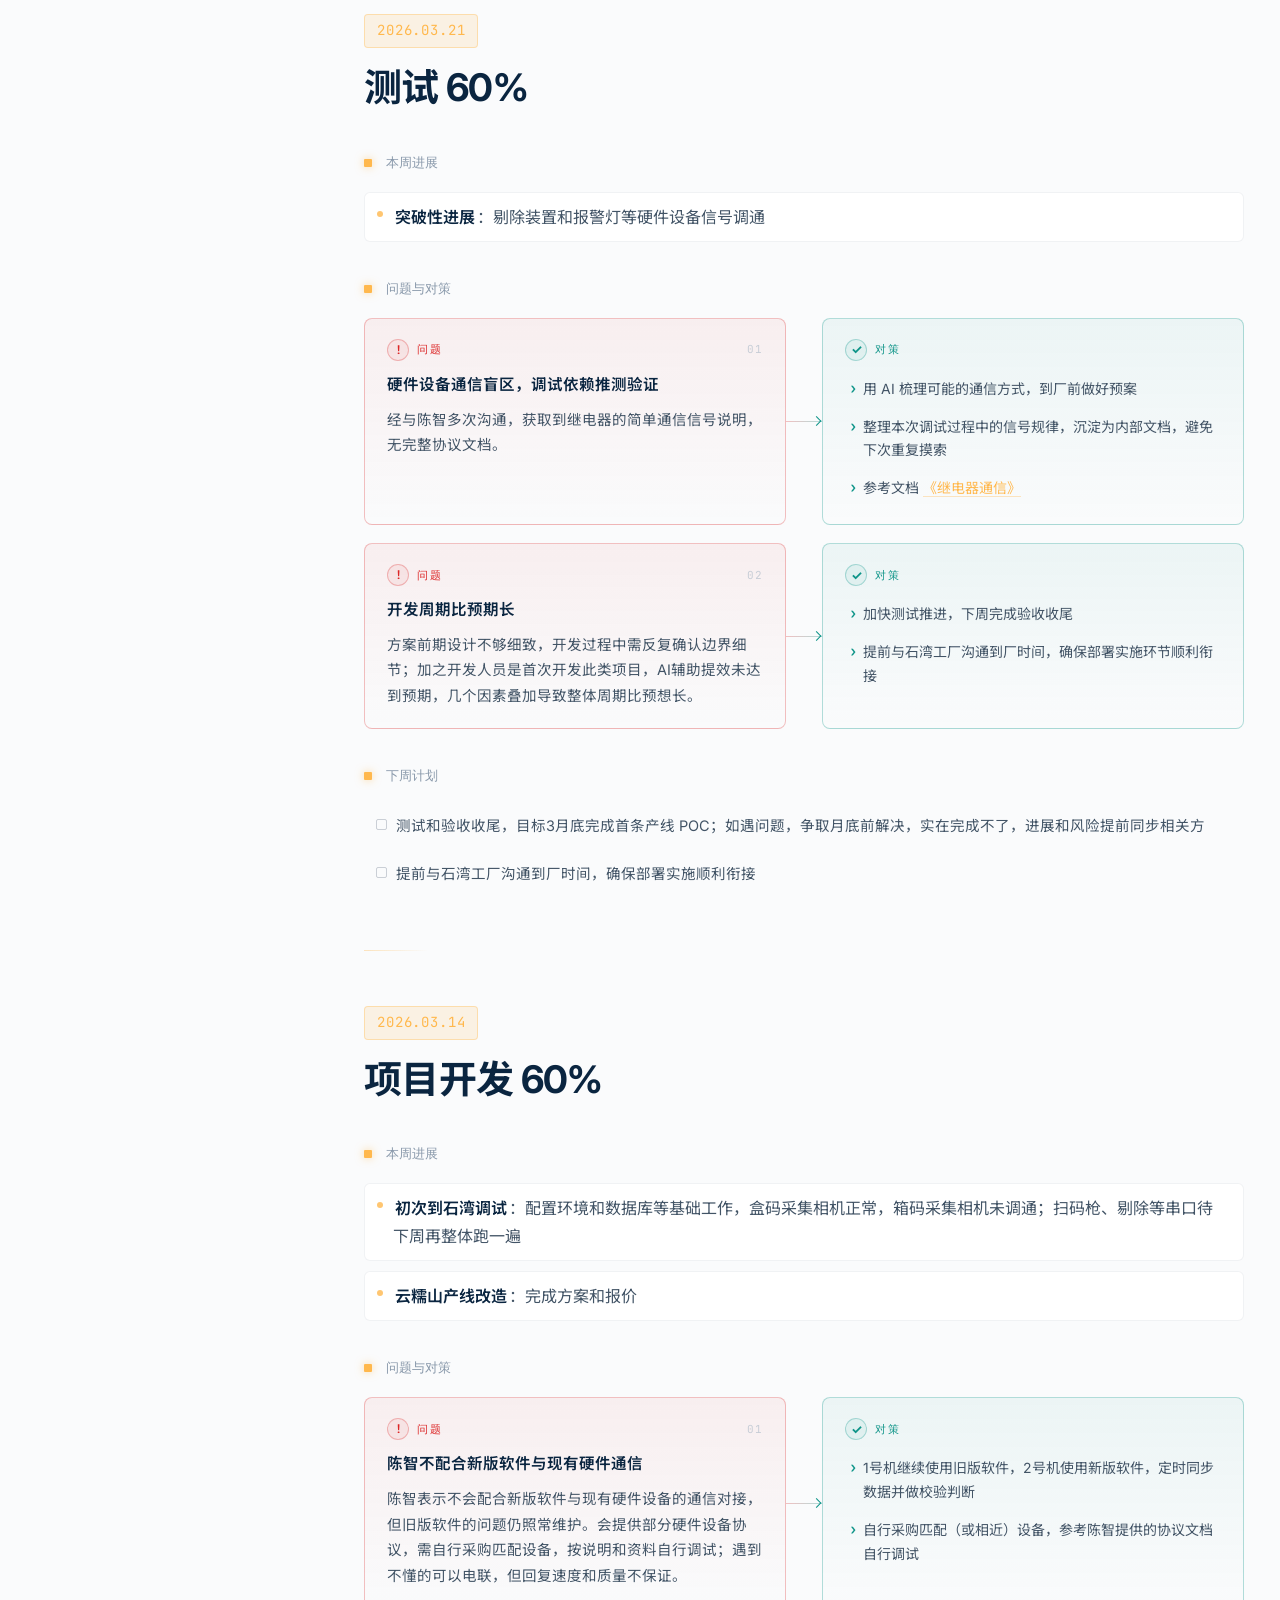
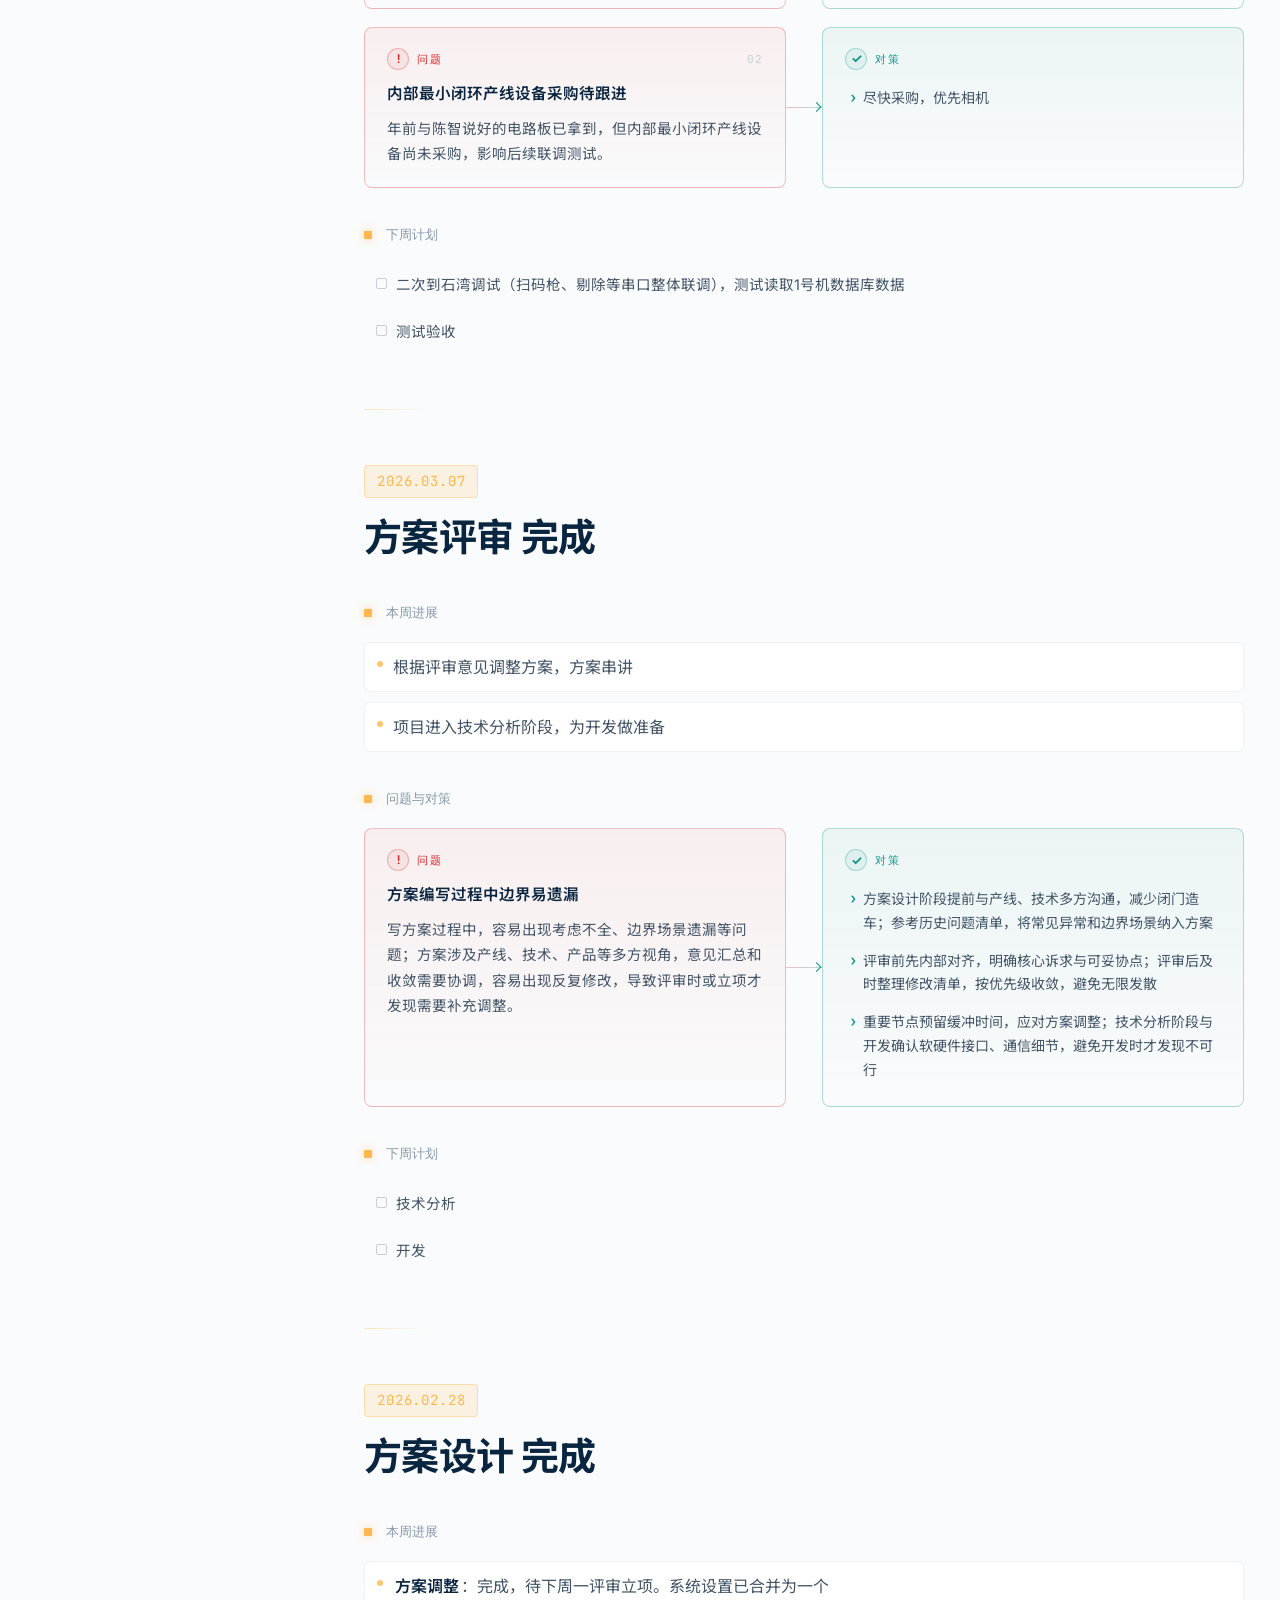
<file: ccas-progress/index.html>
<!DOCTYPE html>
<html lang="zh-CN" data-mode="light" data-accent="amber">
<head>
<meta charset="utf-8">
<meta name="viewport" content="width=device-width,initial-scale=1">
<title>赋码采集关联系统 · 工程进度</title>
<link rel="stylesheet" href="../assets/fonts.css">
<link rel="stylesheet" href="style.css">
<script>
/* 提前应用持久化主题，避免页面闪一下 */
(function(){
  try {
    var s = JSON.parse(localStorage.getItem('ccas-theme') || '{}');
    if (s.mode)   document.documentElement.dataset.mode   = s.mode;
    if (s.accent) document.documentElement.dataset.accent = s.accent;
  } catch(e) {}
})();
</script>
</head>
<body>

<!-- ============ 首屏 Hero ============ -->
<div class="hero" id="hero">
  <div class="hero-grid"></div>
  <div class="hero-glow"></div>
  <div class="hero-inner">
    <p class="hero-kicker">CCAS · ENGINEERING LOG</p>
    <h1 class="hero-title">
      <span class="hero-title-line">赋码采集关联</span>
      <span class="hero-title-line">系统工程进度</span>
    </h1>
    <p class="hero-lede">
      工业产线数字化的核心基础设施，承载从单品赋码到包装关联的全链路数据采集任务。
      系统重构不仅是代码迭代，更是对产线业务流程的深度理解与优化——
      从瓶码采集到盒箱关联，每一次数据流转都涉及设备协同、异常处理与数据一致性的综合考量。
      本周报记录方案设计、问题排查与产线验收的实战历程，从历史问题中提炼教训，
      在新版方案中预埋容错机制，将隐性经验显性化。
    </p>
    <p class="hero-cue">scroll <span class="hero-cue-arrow">↓</span> 查看最新进展</p>
  </div>
</div>

<!-- ============ 顶栏（sticky） ============ -->
<header class="topbar" id="topbar">
  <div class="topbar-inner">
    <div class="topbar-left">
      <span class="topbar-mark"></span>
      <span class="topbar-title">CCAS · 工程进度</span>
    </div>
    <div class="topbar-right">
      <span class="topbar-current-label">CURRENT</span>
      <span class="topbar-current-date" id="topbar-current-date">—</span>

      <div class="theme-switcher">
        <button class="theme-trigger" id="theme-trigger" type="button" aria-label="切换主题" aria-haspopup="true" aria-expanded="false">
          <svg viewBox="0 0 24 24" fill="none" stroke="currentColor" stroke-width="1.8" stroke-linecap="round" stroke-linejoin="round" aria-hidden="true">
            <circle cx="13.5" cy="6.5" r=".5" fill="currentColor"></circle>
            <circle cx="17.5" cy="10.5" r=".5" fill="currentColor"></circle>
            <circle cx="8.5" cy="7.5" r=".5" fill="currentColor"></circle>
            <circle cx="6.5" cy="12.5" r=".5" fill="currentColor"></circle>
            <path d="M12 2C6.5 2 2 6.5 2 12s4.5 10 10 10c.926 0 1.648-.746 1.648-1.688 0-.437-.18-.835-.437-1.125-.29-.289-.438-.652-.438-1.125 0-.926.75-1.688 1.688-1.688h1.992c3.04 0 5.547-2.508 5.547-5.547C22 6.789 17.51 2 12 2z"></path>
          </svg>
        </button>

        <div class="theme-panel" id="theme-panel" role="dialog" aria-label="主题设置">

          <div class="theme-section">
            <span class="theme-section-label">模式</span>
            <div class="theme-mode-toggle">
              <button class="theme-mode-btn" type="button" data-mode="light" aria-pressed="false">
                <svg viewBox="0 0 24 24" fill="none" stroke="currentColor" stroke-width="2" stroke-linecap="round" stroke-linejoin="round" aria-hidden="true">
                  <circle cx="12" cy="12" r="4"></circle>
                  <path d="M12 2v2M12 20v2M4.93 4.93l1.41 1.41M17.66 17.66l1.41 1.41M2 12h2M20 12h2M4.93 19.07l1.41-1.41M17.66 6.34l1.41-1.41"></path>
                </svg>
                浅色
              </button>
              <button class="theme-mode-btn" type="button" data-mode="dark" aria-pressed="true">
                <svg viewBox="0 0 24 24" fill="none" stroke="currentColor" stroke-width="2" stroke-linecap="round" stroke-linejoin="round" aria-hidden="true">
                  <path d="M21 12.79A9 9 0 1 1 11.21 3 7 7 0 0 0 21 12.79z"></path>
                </svg>
                深色
              </button>
            </div>
          </div>

          <div class="theme-section">
            <span class="theme-section-label">主色</span>
            <div class="theme-accent-grid">
              <button class="theme-accent-btn" type="button" data-accent="amber"  aria-label="琥珀"  aria-pressed="true"></button>
              <button class="theme-accent-btn" type="button" data-accent="teal"   aria-label="青蓝"  aria-pressed="false"></button>
              <button class="theme-accent-btn" type="button" data-accent="violet" aria-label="紫罗兰" aria-pressed="false"></button>
              <button class="theme-accent-btn" type="button" data-accent="rose"   aria-label="玫瑰"  aria-pressed="false"></button>
            </div>
          </div>

        </div>
      </div>
    </div>
  </div>
  <div class="topbar-progress" id="topbar-progress"></div>
</header>

<!-- ============ 主体布局 ============ -->
<div class="layout">

  <!-- 左侧时间轴 -->
  <aside class="timeline" id="timeline" aria-label="周报时间轴">
    <!-- 节点由 JS 自动从右侧 .week 扫描生成 -->
  </aside>

  <!-- 右侧周卡片列表 -->
  <main class="weeks" id="weeks">

    <section class="intro-card" aria-label="工程进度说明">
      <p class="intro-kicker">PROJECT CONTEXT</p>
      <p class="intro-text">
        赋码采集关联系统是工业产线数字化的核心基础设施，承载着从单品赋码到包装关联的全链路数据采集任务。
        系统重构不仅是代码迭代，更是对产线业务流程的深度理解与优化——从瓶码采集到盒箱关联，
        每一次数据流转都涉及设备协同、异常处理与数据一致性的综合考量。
        本周报记录方案设计、问题排查与产线验收的实战历程，从历史问题中提炼教训，
        在新版方案中预埋容错机制，将隐性经验显性化，让系统更稳定、易维护，
        为后续同类项目提供可复用的参考路径。
      </p>
    </section>

    <!-- ========== 2026.06.07 ========== -->
    <section class="week" id="week-2026-06-07" data-date="2026.06.07" data-headline="石湾精玉线开发进度 70%" data-current="true">
      <header class="week-head">
        <div class="week-head-meta">
          <span class="week-date">2026.06.07</span>
          <span class="week-tag week-tag-current">当前</span>
        </div>
        <h2 class="week-headline">石湾精玉线开发进度 70%</h2>
      </header>

      <div class="week-section">
        <h3 class="week-section-title"><span class="rule"></span>本周进展</h3>
        <ul class="progress-list">
          <li>石湾针对数据上传成功率提出要求 <code class="kbd">99.9%</code>。</li>
        </ul>
      </div>

      <div class="week-section">
        <h3 class="week-section-title"><span class="rule"></span>问题与对策</h3>
        <div class="ref-list">
          <span class="ref-list-label">问题清单</span>
          <div class="ref-list-items">
            <a class="ref-chip" href="https://miduo1031.yuque.com/rsaesz/dugniz/gg94big3ct897rvg?singleDoc#" target="_blank" rel="noopener">赋码采集关联系统（致美斋版）问题清单</a>
            <span class="ref-chip ref-chip-note">新增问题4</span>
          </div>
        </div>

        <div class="qa-pair">
          <div class="qa-card qa-problem">
            <div class="qa-head"><span class="qa-icon">!</span><span class="qa-label">问题</span><span class="qa-no">02</span></div>
            <p class="qa-title">近期多条产线反馈上传数据缓慢，出现数据上传失败，多数重新上传后成功</p>
            <p class="qa-body">近期多条产线均反馈数据上传偏慢，偶发上传失败（石湾、五醍浆、文君酒、皇沟）；多数情况下重新上传后可成功，说明问题尚未完全阻断生产，但已影响现场使用体验和数据上传稳定性。结合石湾精玉线提出的 99.9% 上传成功率要求，当前需要尽快定位失败环节，避免问题从“偶发可重试”演变为验收风险。</p>
          </div>
          <div class="qa-arrow" aria-hidden="true"></div>
          <div class="qa-card qa-action">
            <div class="qa-head"><span class="qa-icon">✓</span><span class="qa-label">对策</span></div>
            <ul class="qa-list">
              <li>先汇总各产线上传失败日志或原因，对应到具体接口和失败场景，区分网络波动、接口超时、业务校验失败等类型。</li>
              <li>由于上传链路涉及防窜和开放平台，需联动相关同事协助排查服务端瓶颈、限流或接口异常。</li>
            </ul>
          </div>
        </div>
      </div>

      <div class="week-section">
        <h3 class="week-section-title"><span class="rule"></span>下周计划</h3>
        <ul class="plan-list">
          <li>石湾精玉线软件测试和内部验收。</li>
          <li>致美斋版本修复问题，联系工厂进行小版本更新。</li>
        </ul>
      </div>
    </section>

    <!-- ========== 2026.05.31 ========== -->
    <section class="week" id="week-2026-05-31" data-date="2026.05.31" data-headline="致美斋采集软件部署 A/D/E/G 四线">
      <header class="week-head">
        <div class="week-head-meta">
          <span class="week-date">2026.05.31</span>
        </div>
        <h2 class="week-headline">致美斋采集软件部署 A/D/E/G 四线</h2>
      </header>

      <div class="week-section">
        <h3 class="week-section-title"><span class="rule"></span>本周进展</h3>
        <ul class="progress-list">
          <li>致美斋产线采集软件已部署 A、D、E、G 四条产线；F 线因持续生产，待后续沟通合适停产窗口后远程替换。</li>
          <li>致美斋跟产并收集问题。</li>
        </ul>
      </div>

      <div class="week-section">
        <h3 class="week-section-title"><span class="rule"></span>问题与对策</h3>
        <div class="ref-list">
          <span class="ref-list-label">问题清单</span>
          <div class="ref-list-items">
            <a class="ref-chip" href="https://miduo1031.yuque.com/rsaesz/dugniz/gg94big3ct897rvg?singleDoc#" target="_blank" rel="noopener">赋码采集关联系统（致美斋版）问题清单</a>
          </div>
        </div>
      </div>

      <div class="week-section">
        <h3 class="week-section-title"><span class="rule"></span>下周计划</h3>
        <ul class="plan-list">
          <li>石湾精玉线：待陈智下周回广州后联系，前往石湾酒厂详细查看产线情况，以便设备采购。</li>
          <li>石湾精玉线产品方案串讲、软件开发。</li>
        </ul>
      </div>
    </section>

    <!-- ========== 2026.05.24 ========== -->
    <section class="week" id="week-2026-05-24" data-date="2026.05.24" data-headline="致美斋采集软件实地部署，待试运行验证">
      <header class="week-head">
        <div class="week-head-meta">
          <span class="week-date">2026.05.24</span>
        </div>
        <h2 class="week-headline">致美斋采集软件实地部署，待试运行验证</h2>
      </header>

      <div class="week-section">
        <h3 class="week-section-title"><span class="rule"></span>本周进展</h3>
        <ul class="progress-list">
          <li>致美斋周末两天到厂安装并调试采集软件，利用停产窗口部署三条产线（A、D、E）。计划先在 A 线生产一段时间检验效果，其他产线视情况逐步替换。</li>
          <li>石湾精玉线产品方案。</li>
          <li>产线问题跟进：文君酒 1 个（相机设置屏蔽规则）；相机采购需求已转交客成。</li>
        </ul>
        <div class="ref-list">
          <span class="ref-list-label">参考文档</span>
          <div class="ref-list-items">
            <a class="ref-chip" href="https://miduo1031.yuque.com/rsaesz/dugniz/vmka1uado8ghddx3?singleDoc#" target="_blank" rel="noopener">赋码采集关联系统T1.4.0（石湾版精玉线）- AI文档</a>
            <a class="ref-chip" href="https://miduo1031.yuque.com/rsaesz/dugniz/wk36sm6hfye0lkzo?singleDoc#" target="_blank" rel="noopener">P01-01-主界面-瓶箱垛关联</a>
            <a class="ref-chip" href="https://miduo1031.yuque.com/rsaesz/dugniz/mnmunakg0alrnvoe?singleDoc#" target="_blank" rel="noopener">石湾精玉线项目实施计划</a>
          </div>
        </div>
      </div>

      <div class="week-section">
        <h3 class="week-section-title"><span class="rule"></span>问题与对策</h3>
        <div class="qa-pair">
          <div class="qa-card qa-problem">
            <div class="qa-head"><span class="qa-icon">!</span><span class="qa-label">问题</span></div>
            <p class="qa-title">致美斋到厂部署前，对人员和交通资源的规划不够精简</p>
            <p class="qa-body">原计划致美斋到厂部署安排 3 人出差，预计一周，并提前向老王借车。回头看，这个安排有一定资源浪费。此次核心目标是替换和调试采集软件，最小闭环其实是我和技术人员到场（涉及服务器同步工具）。</p>
            <p class="qa-body">作为产线项目负责人，前期没有把“完成目标所需的最小资源”想清楚，也没有充分评估借车、住宿、交通和人员占用带来的成本。尤其在资源紧张的情况下，车辆长时间占用还会带来额外风险，例如路途刮蹭、违章扣分、交通事故等，这些都不应该只在执行阶段才意识到。</p>
          </div>
          <div class="qa-arrow" aria-hidden="true"></div>
          <div class="qa-card qa-action">
            <div class="qa-head"><span class="qa-icon">✓</span><span class="qa-label">对策</span></div>
            <ul class="qa-list">
              <li>后续到厂前先明确本次出差的核心目标和最小闭环，判断哪些人必须到场，哪些事项可以远程支持。</li>
              <li>涉及非收费项目或成本敏感项目时，提前评估人员、住宿、交通占用成本，避免为单纯软件替换投入过多资源。</li>
              <li>作为项目负责人，需要提前做目标拆解、资源判断和风险评估，把资源安排、风险控制和现场目标一起考虑，而不是只按“多带人更稳妥”的思路推进。</li>
            </ul>
          </div>
        </div>
      </div>

      <div class="week-section">
        <h3 class="week-section-title"><span class="rule"></span>下周计划</h3>
        <ul class="plan-list">
          <li>下周一致美斋产线 A 线跟产，验证软件效果。</li>
          <li>A 线上传数据无误（WMS、ERP）后，优先切 E 线替换，验证多线数据；后续其他线可以远程支持。</li>
          <li>石湾精玉线软件开发。</li>
        </ul>
      </div>
    </section>

    <!-- ========== 2026.05.17 ========== -->
    <section class="week" id="week-2026-05-17" data-date="2026.05.17" data-headline="云糯山产线产品方案 1/2/3 稿">
      <header class="week-head">
        <div class="week-head-meta">
          <span class="week-date">2026.05.17</span>
        </div>
        <h2 class="week-headline">云糯山产线产品方案 1/2/3 稿</h2>
      </header>

      <div class="week-section">
        <h3 class="week-section-title"><span class="rule"></span>本周进展</h3>
        <ul class="progress-list">
          <li>石湾纸箱重码数据处理事项已完结（自 1 月 10 日起跟进）。</li>
          <li>产线问题跟进：武夷星 1 个，皇沟 1 个。</li>
        </ul>
        <div class="ref-list">
          <span class="ref-list-label">参考文档</span>
          <div class="ref-list-items">
            <a class="ref-chip" href="https://miduo1031.yuque.com/rsaesz/dugniz/kyuzwn1gh05px9a2?singleDoc#" target="_blank" rel="noopener">赋码采集关联系统T1.3.0（云糯山版）- AI文档</a>
            <a class="ref-chip" href="https://miduo1031.yuque.com/rsaesz/dugniz/yc38xtflbxe4cmuk?singleDoc#" target="_blank" rel="noopener">P01-01-数据采集-瓶箱关联</a>
            <a class="ref-chip" href="https://miduo1031.yuque.com/rsaesz/dugniz/vzboh6vz6hg4ocvy?singleDoc#" target="_blank" rel="noopener">P02-01-数据采集-箱垛关联</a>
            <a class="ref-chip" href="https://miduo1031.yuque.com/rsaesz/dugniz/eu6hgcwtddvacs2s?singleDoc#" target="_blank" rel="noopener">P03-01-手工采集</a>
            <a class="ref-chip" href="https://miduo1031.yuque.com/rsaesz/dugniz/ldutzrblzwthgtz6?singleDoc#" target="_blank" rel="noopener">P03-02-数据查询</a>
            <a class="ref-chip" href="https://miduo1031.yuque.com/rsaesz/dugniz/ya1x33840ukqne5z?singleDoc#" target="_blank" rel="noopener">P03-03-数据替换</a>
            <a class="ref-chip" href="https://miduo1031.yuque.com/rsaesz/dugniz/gzri14m9sgk52esd?singleDoc#" target="_blank" rel="noopener">P03-04-生产统计</a>
            <a class="ref-chip" href="https://miduo1031.yuque.com/rsaesz/dugniz/qbeb180e6r76sn6h?singleDoc#" target="_blank" rel="noopener">P03-05-取消关联</a>
            <a class="ref-chip" href="https://miduo1031.yuque.com/rsaesz/dugniz/tt668gd7kdtmynf3?singleDoc#" target="_blank" rel="noopener">P03-06-数据上传</a>
            <a class="ref-chip" href="https://miduo1031.yuque.com/rsaesz/dugniz/wgltwab6kgcutxg8?singleDoc#" target="_blank" rel="noopener">P04-01-操作帮助</a>
            <a class="ref-chip" href="https://miduo1031.yuque.com/rsaesz/dugniz/zdcovggop8yo81k5?singleDoc#" target="_blank" rel="noopener">P04-02-系统设置</a>
          </div>
        </div>
      </div>

      <div class="week-section">
        <h3 class="week-section-title"><span class="rule"></span>问题与对策</h3>
        <div class="qa-pair">
          <div class="qa-card qa-problem">
            <div class="qa-head"><span class="qa-icon">!</span><span class="qa-label">问题</span></div>
            <p class="qa-title">石湾现有产线裹包机瓶码采集时，因设备不标准偶发下一组部分码被采入当前组，导致前后两组出现重码；新版软件仅将后一组标重码并在后续阶段剔除，处理不够严谨</p>
          </div>
          <div class="qa-arrow" aria-hidden="true"></div>
          <div class="qa-card qa-action">
            <div class="qa-head"><span class="qa-icon">✓</span><span class="qa-label">对策</span></div>
            <p class="qa-body">已与工厂沟通确认，认同应将前后两组一并剔除的处理方式，待软件调整后发版更新。</p>
          </div>
        </div>
      </div>

      <div class="week-section">
        <h3 class="week-section-title"><span class="rule"></span>下周计划</h3>
        <ul class="plan-list">
          <li>石湾精玉线产品方案。</li>
          <li>致美斋到厂调试与部署。</li>
        </ul>
      </div>
    </section>

    <!-- ========== 2026.05.10 ========== -->
    <section class="week" id="week-2026-05-10" data-date="2026.05.10" data-headline="完成云糯山产线报价，确定价格合适，先建立米多与弥特合作关系">
      <header class="week-head">
        <div class="week-head-meta">
          <span class="week-date">2026.05.10</span>
        </div>
        <h2 class="week-headline">完成云糯山产线报价，确定价格合适，先建立米多与弥特合作关系</h2>
      </header>

      <div class="week-section">
        <h3 class="week-section-title"><span class="rule"></span>本周进展</h3>
        <ul class="progress-list">
          <li>石湾产线报价暂未提供。</li>
          <li>与弥特到云糯山、石湾两条产线调研。</li>
          <li>初步沟通双方软硬件对接思路。</li>
          <li>石湾纸箱重码数据跟进处理。</li>
          <li>产线问题跟进：顺酒文化 1 个，芦台春 1 个，玉林泉 1 个。</li>
        </ul>
      </div>

      <div class="week-section">
        <h3 class="week-section-title"><span class="rule"></span>问题与对策</h3>

        <div class="qa-pair">
          <div class="qa-card qa-problem">
            <div class="qa-head"><span class="qa-icon">!</span><span class="qa-label">问题</span><span class="qa-no">01</span></div>
            <p class="qa-title">石湾纸箱重码（2026年1月7日-8日）数据重新上传时，换新箱装旧盒，出现较多上传失败记录，原因为这些盒码已上传过关联关系</p>
          </div>
          <div class="qa-arrow" aria-hidden="true"></div>
          <div class="qa-card qa-action">
            <div class="qa-head"><span class="qa-icon">✓</span><span class="qa-label">对策</span></div>
            <p class="qa-body">为不影响处理效率，已要求工厂侧统一先装箱、形成箱垛关系；下周将已上传过的盒码记录取消关联后，再将新数据重新上传。</p>
          </div>
        </div>

        <div class="qa-pair">
          <div class="qa-card qa-problem">
            <div class="qa-head"><span class="qa-icon">!</span><span class="qa-label">问题</span><span class="qa-no">02</span></div>
            <p class="qa-title">弥特产线报价原定5月8日提供，实际5月9日下午才给出，且仅提供云糯山产线，石湾产线报价未提供</p>
          </div>
          <div class="qa-arrow" aria-hidden="true"></div>
          <div class="qa-card qa-action">
            <div class="qa-head"><span class="qa-icon">✓</span><span class="qa-label">对策</span></div>
            <p class="qa-body">下周一继续跟进报价进度，同时对比陈智预估价格，确认石湾产线是否适合合作。</p>
          </div>
        </div>
      </div>

      <div class="week-section">
        <h3 class="week-section-title"><span class="rule"></span>下周计划</h3>
        <ul class="plan-list">
          <li>云糯山产线产品方案。</li>
          <li>石湾纸箱重码数据重新上传，完结该事项。</li>
          <li>跟进石湾产线，弥特一方报价事宜。</li>
        </ul>
      </div>
    </section>

    <!-- ========== 2026.05.03 ========== -->
    <section class="week" id="week-2026-05-03" data-date="2026.05.03" data-headline="整体规划初稿沟通对齐">
      <header class="week-head">
        <div class="week-head-meta">
          <span class="week-date">2026.05.03</span>
        </div>
        <h2 class="week-headline">整体规划初稿沟通对齐</h2>
      </header>

      <div class="week-section">
        <h3 class="week-section-title"><span class="rule"></span>本周进展</h3>
        <ul class="progress-list">
          <li>CCAS整体规划初稿已完成沟通对齐，后续根据讨论结果继续调整完善。</li>
          <li>硬件供应商完成初步对接。</li>
          <li>石湾纸箱重码数据中的瓶盒数据已同步，待5月9日重新上传。</li>
        </ul>
      </div>

      <div class="week-section">
        <h3 class="week-section-title"><span class="rule"></span>问题与对策</h3>
        <div class="qa-pair">
          <div class="qa-card qa-problem">
            <div class="qa-head"><span class="qa-icon">!</span><span class="qa-label">问题</span><span class="qa-no">01</span></div>
            <p class="qa-title">云糥山、石湾等产线，弥特方案和报价需到实地调研后才能给出较精准结果</p>
            <p class="qa-body">云糥山、石湾等产线涉及现场设备、产线节拍、安装环境等因素，弥特方案和报价仅靠线上信息较难准确确认，需要到实地调研后再给出较精准结果。</p>
          </div>
          <div class="qa-arrow" aria-hidden="true"></div>
          <div class="qa-card qa-action">
            <div class="qa-head"><span class="qa-icon">✓</span><span class="qa-label">对策</span></div>
            <p class="qa-body">先与工厂一侧沟通能否到厂、到厂时间等安排，再与弥特联系，推动双方一起到现场确认清楚，尽早给出方案和报价。</p>
          </div>
        </div>
      </div>

      <div class="week-section">
        <h3 class="week-section-title"><span class="rule"></span>下周计划</h3>
        <ul class="plan-list">
          <li>出差佛山石湾、肇庆云糥山两条产线，开展现场调研。</li>
          <li>跟进产线方案与报价、议价结果，并同步给业务拓展部和客户成功部，推进合同签订。</li>
          <li>处理石湾纸箱重码数据重新上传。</li>
        </ul>
      </div>
    </section>

    <!-- ========== 2026.04.26 ========== -->
    <section class="week" id="week-2026-04-26" data-date="2026.04.26" data-headline="致美斋待部署">
      <header class="week-head">
        <div class="week-head-meta">
          <span class="week-date">2026.04.26</span>
        </div>
        <h2 class="week-headline">致美斋待部署</h2>
      </header>

      <div class="week-section">
        <h3 class="week-section-title"><span class="rule"></span>本周进展</h3>
        <ul class="progress-list">
          <li>致美斋项目五一节后再约定具体部署时间。致美斋一方提出希望先体验新版软件，原计划周五给出结论；实际因相关人员暂无时间体验，暂按项目正常排期推进。</li>
          <li>CCAS整体规划完成第1稿沟通，并根据反馈进行调整；同步梳理待讨论议题，准备二次对齐。</li>
          <li>石湾小酒线完成新酒试运行，详见 <a class="ext-link" href="https://miduo1031.yuque.com/rsaesz/dugniz/vg5wuv73tvwupggt?singleDoc" target="_blank" rel="noopener">《2026-04-21-石湾酒厂琥珀小酒生产试运行报告》</a>。</li>
          <li>完成云糥山赋码采集关联集成项目协议及报价信息填写。</li>
          <li>与石湾沟通前期纸箱重码数据重新上传方案。</li>
        </ul>
      </div>

      <div class="week-section">
        <h3 class="week-section-title"><span class="rule"></span>问题与对策</h3>
        <div class="qa-pair">
          <div class="qa-card qa-problem">
            <div class="qa-head"><span class="qa-icon">!</span><span class="qa-label">问题</span></div>
            <p class="qa-title">石湾前期纸箱重码数据需要在新版软件中处理并重新上传</p>
            <p class="qa-body">石湾前期纸箱重码数据产生于旧版软件和旧数据库环境，需要按新版软件和新版数据结构进行处理后，再重新上传。</p>
          </div>
          <div class="qa-arrow" aria-hidden="true"></div>
          <div class="qa-card qa-action">
            <div class="qa-head"><span class="qa-icon">✓</span><span class="qa-label">对策</span></div>
            <ul class="qa-list">
              <li>确定旧数据同步范围为 <code class="kbd">2026/1/7 - 2026/1/8</code>，避免拉取数据量过大，影响处理时间和存储空间。</li>
              <li>按新版数据结构写入相关数据，保证后续上传和查询逻辑一致。</li>
              <li>剔除采集比例异常或无效的数据；相关产品由工厂更换新箱后重新过龙门架采集，再进行上传。</li>
            </ul>
          </div>
        </div>
      </div>

      <div class="week-section">
        <h3 class="week-section-title"><span class="rule"></span>下周计划</h3>
        <ul class="plan-list">
          <li>沟通并对齐CCAS整体规划第2稿。</li>
          <li>处理石湾纸箱重码数据，并推进重新上传。</li>
        </ul>
      </div>
    </section>

    <!-- ========== 2026.04.18 ========== -->
    <section class="week" id="week-2026-04-18" data-date="2026.04.18" data-headline="致美斋 T1.0.1 优化-测试完成，下周验收">
      <header class="week-head">
        <div class="week-head-meta">
          <span class="week-date">2026.04.18</span>
        </div>
        <h2 class="week-headline">致美斋 T1.0.1 优化-测试完成，下周验收</h2>
      </header>

      <div class="week-section">
        <h3 class="week-section-title"><span class="rule"></span>本周进展</h3>
        <ul class="progress-list">
          <li><strong class="hl">致美斋</strong>：需求调整、用例评审、测试验证，并同步做 UI 优化</li>
          <li><strong class="hl">石湾</strong>：跟进精玉线设备与报价咨询答疑；处理剔除、复制功能等问题</li>
          <li>产线问题跟进：乾坤福（文君特曲）1个；皇沟产线上传失败问题处理完毕</li>
        </ul>
        <div class="ref-list">
          <span class="ref-list-label">参考文档</span>
          <div class="ref-list-items">
            <a class="ref-chip" href="https://miduo1031.yuque.com/rsaesz/dugniz/uhfln6ng9keutzfn?singleDoc#" target="_blank" rel="noopener">品牌域4月产线计划</a>
            <a class="ref-chip" href="https://miduo1031.yuque.com/rsaesz/dugniz/le8aprhw1km9agbb?singleDoc#" target="_blank" rel="noopener">赋码采集关联系统（石湾版）问题清单</a>
            <a class="ref-chip" href="https://miduo1031.yuque.com/rsaesz/dugniz/og9dzmnkytvb6ou0?singleDoc#" target="_blank" rel="noopener">乾坤福产线日常问题</a>
            <a class="ref-chip" href="https://miduo1031.yuque.com/rsaesz/dugniz/rgv7orib6xd9gl95?singleDoc#" target="_blank" rel="noopener">皇沟产线日常问题</a>
            <a class="ref-chip" href="https://miduo1031.yuque.com/rsaesz/dugniz/gh28mrx9olu8cast?singleDoc#" target="_blank" rel="noopener">品牌域CCAS项目实施专员工作职责</a>
            <a class="ref-chip" href="https://miduo1031.yuque.com/rsaesz/dugniz/xgadv9r8vdzvc593?singleDoc#" target="_blank" rel="noopener">CCAS文档模板</a>
          </div>
        </div>
      </div>

      <div class="week-section">
        <h3 class="week-section-title"><span class="rule"></span>问题与对策</h3>

        <div class="qa-pair">
          <div class="qa-card qa-problem">
            <div class="qa-head"><span class="qa-icon">!</span><span class="qa-label">问题</span><span class="qa-no">01</span></div>
            <p class="qa-title">石湾首箱剔除不准</p>
            <p class="qa-body">首箱过龙门架时，因 1 号机裹包机信号延迟，盒数据采集不准（历史遗留问题，客户已知且能接受），目前是剔除装置提前空剔，真箱到位时反而不踢。</p>
            <ul class="qa-list">
              <li>初步发现箱码相机触发偏早，未读到码就返回 none，软件校验异常发出剔除信号</li>
              <li>联系客户复测，确认箱子取下后再过龙门架可正常踢中</li>
            </ul>
          </div>
          <div class="qa-arrow" aria-hidden="true"></div>
          <div class="qa-card qa-action">
            <div class="qa-head"><span class="qa-icon">✓</span><span class="qa-label">对策</span></div>
            <ul class="qa-list">
              <li>建议开工后先外物（如纸箱）经过相机触发一次相机校验，再进行首箱过箱</li>
              <li>软件先打日志记录相机触发时间，后续再分析原因（周日更新版本，下周一生产触发后获取日志）</li>
              <li>评估软件预热或复位方案；相机深调作为备选，避免影响后续生产</li>
            </ul>
          </div>
        </div>

        <div class="qa-pair">
          <div class="qa-card qa-problem">
            <div class="qa-head"><span class="qa-icon">!</span><span class="qa-label">问题</span><span class="qa-no">02</span></div>
            <p class="qa-title">致美斋历史遗留问题较多，验收时间延期</p>
            <p class="qa-body">致美斋新版采集软件V1.0，相对粗糙，有托盘码/尾箱箱码顺序、生产批次、多批次上传、本垛无码删除策略、托盘无码上传等遗留项/缺陷，规则相比旧版变动较大；多数文字显示较小，展示不全等，不是很符合工厂使用习惯；验收较原计划延后 2 天，预计下周一完结。</p>
          </div>
          <div class="qa-arrow" aria-hidden="true"></div>
          <div class="qa-card qa-action">
            <div class="qa-head"><span class="qa-icon">✓</span><span class="qa-label">对策</span></div>
            <ul class="qa-list">
              <li>优先调研旧版软件功能，保持对齐，避免造新的业务逻辑，从而连带大片调整</li>
              <li>AI参考石湾产线软件设计，优化UI展示，符合工厂使用习惯</li>
            </ul>
          </div>
        </div>
      </div>

      <div class="week-section">
        <h3 class="week-section-title"><span class="rule"></span>下周计划</h3>
        <ul class="plan-list">
          <li>CCAS 总体规划调整，与各方对齐。</li>
          <li><strong class="hl">致美斋</strong>：部署。</li>
        </ul>
      </div>
    </section>

    <!-- ========== 2026.04.12 ========== -->
    <section class="week" id="week-2026-04-12" data-date="2026.04.12" data-headline="赋码采集关联系统（致美斋）优化需求，开发完成，待自测">
      <header class="week-head">
        <div class="week-head-meta">
          <span class="week-date">2026.04.12</span>
        </div>
        <h2 class="week-headline">赋码采集关联系统（致美斋）优化需求，开发完成，待自测</h2>
      </header>

      <div class="week-section">
        <h3 class="week-section-title"><span class="rule"></span>本周进展</h3>
        <ul class="progress-list">
          <li>新版本交付物持续整理中。</li>
          <li>产线问题跟进：皇沟 2 个、芦台春 2 个、芳甸 2 个。</li>
        </ul>
        <div class="ref-list">
          <span class="ref-list-label">参考文档</span>
          <div class="ref-list-items">
            <a class="ref-chip" href="https://miduo1031.yuque.com/rsaesz/dugniz/aexwk52ypkp2etsl?singleDoc#" target="_blank" rel="noopener">赋码采集关联系统-市场需求文档（MRD）V1.0</a>
            <a class="ref-chip" href="https://miduo1031.yuque.com/rsaesz/dugniz/qv2587yafv07oykd?singleDoc#" target="_blank" rel="noopener">赋码采集关联系统（石湾版）用户操作手册V1.0</a>
            <a class="ref-chip" href="https://miduo1031.yuque.com/rsaesz/dugniz/bd3flznn9g9zss7i?singleDoc#" target="_blank" rel="noopener">赋码采集关联系统（石湾版）-功能清单V1.0</a>
          </div>
        </div>
      </div>

      <div class="week-section">
        <h3 class="week-section-title"><span class="rule"></span>问题与对策</h3>

        <div class="qa-pair">
          <div class="qa-card qa-problem">
            <div class="qa-head"><span class="qa-icon">!</span><span class="qa-label">问题</span><span class="qa-no">01</span></div>
            <p class="qa-title">石湾来料检测小程序沟通信息不同步</p>
            <p class="qa-body">石湾工厂负责人年前提出希望增加一个物料到厂前的来料检测小程序，用于判断来料是否重码。工厂负责人就该事项直接与我沟通，了解上线时间，但这块不在我的负责范围内；此前相关要求已经由世博同步给阿波，不过给出的实现方式依赖 IMP，排期大概在 7、8 月份，且对客户当前主要使用的 BDE 生码没有兼容。</p>
          </div>
          <div class="qa-arrow" aria-hidden="true"></div>
          <div class="qa-card qa-action">
            <div class="qa-head"><span class="qa-icon">✓</span><span class="qa-label">对策</span></div>
            <p class="qa-body">再次进行内部沟通后，已确认该需求按现有计划排期推进，并由客成侧继续统一对外同步，避免后续再出现信息不同步。</p>
          </div>
        </div>

        <div class="qa-pair">
          <div class="qa-card qa-problem">
            <div class="qa-head"><span class="qa-icon">!</span><span class="qa-label">问题</span><span class="qa-no">02</span></div>
            <p class="qa-title">皇沟历史特殊处理码近期使用时出现关联上传异常</p>
            <p class="qa-body">皇沟产线有一部分码是几年前生码后通过邮件申请技术特殊处理的，最近才投入使用，结果出现关联数据上传异常。由于历史处理记录未留档，暂时无法准确判断当年做过哪些变动；同时，这类特殊处理在后续功能迭代后未必仍然需要，即便保留，也可能只改了大数据引擎后台，没有同步评估采集软件侧的兼容性。</p>
          </div>
          <div class="qa-arrow" aria-hidden="true"></div>
          <div class="qa-card qa-action">
            <div class="qa-head"><span class="qa-icon">✓</span><span class="qa-label">对策</span></div>
            <p class="qa-body">已通过还原现场使用场景、造数据复现异常路径的方式完成问题定位并修复，计划下周一结合生产实际再做现场验证。</p>
          </div>
        </div>
      </div>

      <div class="week-section">
        <h3 class="week-section-title"><span class="rule"></span>下周计划</h3>
        <ul class="plan-list">
          <li><strong class="hl">致美斋</strong>：完成需求验收，部署时间暂延至24号（致美斋没有明确交付时间，4月内替换单线上的软件即可）。</li>
          <li><strong class="hl">CCAS</strong>：输出总体规划初稿，并与各方领导对齐。</li>
        </ul>
      </div>
    </section>

    <!-- ========== 2026.04.05 ========== -->
    <section class="week" id="week-2026-04-05" data-date="2026.04.05" data-headline="赋码采集关联系统（石湾版）部署顺利完成">
      <header class="week-head">
        <div class="week-head-meta">
          <span class="week-date">2026.04.05</span>
        </div>
        <h2 class="week-headline">赋码采集关联系统（石湾版）部署顺利完成</h2>
      </header>

      <div class="week-section">
        <h3 class="week-section-title"><span class="rule"></span>本周进展</h3>
        <ul class="progress-list">
          <li>赋码采集关联系统（石湾版）部署顺利完成。</li>
        </ul>
        <div class="ref-list">
          <span class="ref-list-label">参考文档</span>
          <div class="ref-list-items">
            <a class="ref-chip" href="https://miduo1031.yuque.com/rsaesz/dugniz/pqsgg1qmobztuuxt?singleDoc#" target="_blank" rel="noopener">赋码采集关联系统（石湾版）项目复盘</a>
            <a class="ref-chip" href="https://miduo1031.yuque.com/rsaesz/dugniz/bnzglrzwexgh5vl5?singleDoc#" target="_blank" rel="noopener">石湾小酒产线工作指导说明</a>
            <a class="ref-chip" href="https://miduo1031.yuque.com/rsaesz/dugniz/qc3cn71sdq3mny2e?singleDoc#" target="_blank" rel="noopener">致美斋优化需求 - AI 文档</a>
          </div>
        </div>
      </div>

      <div class="week-section">
        <h3 class="week-section-title"><span class="rule"></span>问题与对策</h3>

        <div class="qa-pair">
          <div class="qa-card qa-problem">
            <div class="qa-head"><span class="qa-icon">!</span><span class="qa-label">问题</span><span class="qa-no">01</span></div>
            <p class="qa-title">新版与旧版操作差异——须先导入码包，否则易误触发剔除</p>
            <p class="qa-body">新版相对旧版，最关键差别之一是要提前导入码包文件；若未按规范执行，存在误触发剔除的风险。</p>
          </div>
          <div class="qa-arrow" aria-hidden="true"></div>
          <div class="qa-card qa-action">
            <div class="qa-head"><span class="qa-icon">✓</span><span class="qa-label">对策</span></div>
            <p class="qa-body">培训中已向工厂负责人、班长等反复强调，并已输出《石湾小酒产线工作指导说明》约束操作。前期上手成本会略高，但能降低后道工序对异常数据的处理压力，提高整体收益。</p>
          </div>
        </div>

        <div class="qa-pair">
          <div class="qa-card qa-problem">
            <div class="qa-head"><span class="qa-icon">!</span><span class="qa-label">问题</span><span class="qa-no">02</span></div>
            <p class="qa-title">梳理致美斋方案时发现设计与实际计数的严重偏差</p>
            <p class="qa-body">致美斋产线存在「有箱码 / 无箱码」两种模式。在有箱码模式下，若不开启剔除，当前逻辑对部分异常码类（如错码、重码等，以现场定义为准）不按正常产量计入；而产线上箱体仍在过站，若不在计数规则上与实物对齐，会出现系统数据与实物箱数不一致。</p>
          </div>
          <div class="qa-arrow" aria-hidden="true"></div>
          <div class="qa-card qa-action">
            <div class="qa-head"><span class="qa-icon">✓</span><span class="qa-label">对策</span></div>
            <p class="qa-body">已在致美斋优化需求中纳入该问题，在后续方案与开发迭代中修复。</p>
          </div>
        </div>
      </div>

      <div class="week-section">
        <h3 class="week-section-title"><span class="rule"></span>下周计划</h3>
        <ul class="plan-list">
          <li><strong class="hl">致美斋</strong>：组织优化需求方案串讲，并启动开发。</li>
          <li><strong class="hl">致美斋</strong>：视开发进度，提前与工厂沟通新版软件替换窗口与准备工作。</li>
          <li><strong class="hl">皇沟产线</strong>：工厂遇到一些问题，与工厂侧沟通处理。</li>
        </ul>
      </div>
    </section>

    <!-- ========== 2026.03.28 ========== -->
    <section class="week" id="week-2026-03-28" data-date="2026.03.28" data-headline="验收 完成">
      <header class="week-head">
        <div class="week-head-meta">
          <span class="week-date">2026.03.28</span>
        </div>
        <h2 class="week-headline">验收 完成</h2>
      </header>

      <div class="week-section">
        <h3 class="week-section-title"><span class="rule"></span>本周进展</h3>
        <ul class="progress-list">
          <li>压测持续进行中，已运行4天</li>
          <li>已与工厂沟通：<strong class="hl">3月30日</strong>起部署试运行、小批量测试；30–31日停产窗口便于验证实际效果，若有问题或修改意见，汇总后再迭代优化</li>
        </ul>
      </div>

      <div class="week-section">
        <h3 class="week-section-title"><span class="rule"></span>问题与对策</h3>
        <div class="qa-pair">
          <div class="qa-card qa-problem">
            <div class="qa-head"><span class="qa-icon">!</span><span class="qa-label">问题</span></div>
            <p class="qa-title">软件能否真正缓解工厂采集痛点，需上线使用一段时间后方能下结论</p>
            <p class="qa-body">方案与验收阶段只能验证功能与流程；一线痛点是否被有效缓解，要靠真实生产与小批量试用的持续反馈来检验。</p>
          </div>
          <div class="qa-arrow" aria-hidden="true"></div>
          <div class="qa-card qa-action">
            <div class="qa-head"><span class="qa-icon">✓</span><span class="qa-label">对策</span></div>
            <ul class="qa-list">
              <li>试运行先小范围或小批量再扩面</li>
              <li>试运行期间主动收集工厂操作与数据反馈，问题清单化，按优先级迭代</li>
              <li>与工厂保持沟通畅通，避免出现比旧版更多的问题，发现异常及时协同处置</li>
              <li>旧版软件兜底，严重问题时切回旧版，确保工厂生产不受影响</li>
            </ul>
          </div>
        </div>
      </div>

      <div class="week-section">
        <h3 class="week-section-title"><span class="rule"></span>下周计划</h3>
        <ul class="plan-list">
          <li><strong class="hl">3月30–31日</strong>：石湾部署软件，顺带处理纸箱重码数据</li>
          <li><strong class="hl">致美斋</strong>：优化需求方案整理与串讲</li>
          <li>出差</li>
        </ul>
      </div>
    </section>

    <!-- ========== 2026.03.21 ========== -->
    <section class="week" id="week-2026-03-21" data-date="2026.03.21" data-headline="测试 60%">
      <header class="week-head">
        <div class="week-head-meta">
          <span class="week-date">2026.03.21</span>
        </div>
        <h2 class="week-headline">测试 60%</h2>
      </header>

      <div class="week-section">
        <h3 class="week-section-title"><span class="rule"></span>本周进展</h3>
        <ul class="progress-list">
          <li><strong class="hl">突破性进展</strong>：剔除装置和报警灯等硬件设备信号调通</li>
        </ul>
      </div>

      <div class="week-section">
        <h3 class="week-section-title"><span class="rule"></span>问题与对策</h3>

        <div class="qa-pair">
          <div class="qa-card qa-problem">
            <div class="qa-head"><span class="qa-icon">!</span><span class="qa-label">问题</span><span class="qa-no">01</span></div>
            <p class="qa-title">硬件设备通信盲区，调试依赖推测验证</p>
            <p class="qa-body">经与陈智多次沟通，获取到继电器的简单通信信号说明，无完整协议文档。</p>
          </div>
          <div class="qa-arrow" aria-hidden="true"></div>
          <div class="qa-card qa-action">
            <div class="qa-head"><span class="qa-icon">✓</span><span class="qa-label">对策</span></div>
            <ul class="qa-list">
              <li>用 AI 梳理可能的通信方式，到厂前做好预案</li>
              <li>整理本次调试过程中的信号规律，沉淀为内部文档，避免下次重复摸索</li>
              <li>参考文档 <a class="ext-link" href="https://miduo1031.yuque.com/rsaesz/dugniz/gwir9ey683zh0l9k?singleDoc#" target="_blank" rel="noopener">《继电器通信》</a></li>
            </ul>
          </div>
        </div>

        <div class="qa-pair">
          <div class="qa-card qa-problem">
            <div class="qa-head"><span class="qa-icon">!</span><span class="qa-label">问题</span><span class="qa-no">02</span></div>
            <p class="qa-title">开发周期比预期长</p>
            <p class="qa-body">方案前期设计不够细致，开发过程中需反复确认边界细节；加之开发人员是首次开发此类项目，AI辅助提效未达到预期，几个因素叠加导致整体周期比预想长。</p>
          </div>
          <div class="qa-arrow" aria-hidden="true"></div>
          <div class="qa-card qa-action">
            <div class="qa-head"><span class="qa-icon">✓</span><span class="qa-label">对策</span></div>
            <ul class="qa-list">
              <li>加快测试推进，下周完成验收收尾</li>
              <li>提前与石湾工厂沟通到厂时间，确保部署实施环节顺利衔接</li>
            </ul>
          </div>
        </div>
      </div>

      <div class="week-section">
        <h3 class="week-section-title"><span class="rule"></span>下周计划</h3>
        <ul class="plan-list">
          <li>测试和验收收尾，目标3月底完成首条产线 POC；如遇问题，争取月底前解决，实在完成不了，进展和风险提前同步相关方</li>
          <li>提前与石湾工厂沟通到厂时间，确保部署实施顺利衔接</li>
        </ul>
      </div>
    </section>

    <!-- ========== 2026.03.14 ========== -->
    <section class="week" id="week-2026-03-14" data-date="2026.03.14" data-headline="项目开发 60%">
      <header class="week-head">
        <div class="week-head-meta">
          <span class="week-date">2026.03.14</span>
        </div>
        <h2 class="week-headline">项目开发 60%</h2>
      </header>

      <div class="week-section">
        <h3 class="week-section-title"><span class="rule"></span>本周进展</h3>
        <ul class="progress-list">
          <li><strong class="hl">初次到石湾调试</strong>：配置环境和数据库等基础工作，盒码采集相机正常，箱码采集相机未调通；扫码枪、剔除等串口待下周再整体跑一遍</li>
          <li><strong class="hl">云糯山产线改造</strong>：完成方案和报价</li>
        </ul>
      </div>

      <div class="week-section">
        <h3 class="week-section-title"><span class="rule"></span>问题与对策</h3>

        <div class="qa-pair">
          <div class="qa-card qa-problem">
            <div class="qa-head"><span class="qa-icon">!</span><span class="qa-label">问题</span><span class="qa-no">01</span></div>
            <p class="qa-title">陈智不配合新版软件与现有硬件通信</p>
            <p class="qa-body">陈智表示不会配合新版软件与现有硬件设备的通信对接，但旧版软件的问题仍照常维护。会提供部分硬件设备协议，需自行采购匹配设备，按说明和资料自行调试；遇到不懂的可以电联，但回复速度和质量不保证。</p>
          </div>
          <div class="qa-arrow" aria-hidden="true"></div>
          <div class="qa-card qa-action">
            <div class="qa-head"><span class="qa-icon">✓</span><span class="qa-label">对策</span></div>
            <ul class="qa-list">
              <li>1号机继续使用旧版软件，2号机使用新版软件，定时同步数据并做校验判断</li>
              <li>自行采购匹配（或相近）设备，参考陈智提供的协议文档自行调试</li>
            </ul>
          </div>
        </div>

        <div class="qa-pair">
          <div class="qa-card qa-problem">
            <div class="qa-head"><span class="qa-icon">!</span><span class="qa-label">问题</span><span class="qa-no">02</span></div>
            <p class="qa-title">内部最小闭环产线设备采购待跟进</p>
            <p class="qa-body">年前与陈智说好的电路板已拿到，但内部最小闭环产线设备尚未采购，影响后续联调测试。</p>
          </div>
          <div class="qa-arrow" aria-hidden="true"></div>
          <div class="qa-card qa-action">
            <div class="qa-head"><span class="qa-icon">✓</span><span class="qa-label">对策</span></div>
            <ul class="qa-list">
              <li>尽快采购，优先相机</li>
            </ul>
          </div>
        </div>
      </div>

      <div class="week-section">
        <h3 class="week-section-title"><span class="rule"></span>下周计划</h3>
        <ul class="plan-list">
          <li>二次到石湾调试（扫码枪、剔除等串口整体联调），测试读取1号机数据库数据</li>
          <li>测试验收</li>
        </ul>
      </div>
    </section>

    <!-- ========== 2026.03.07 ========== -->
    <section class="week" id="week-2026-03-07" data-date="2026.03.07" data-headline="方案评审 完成">
      <header class="week-head">
        <div class="week-head-meta">
          <span class="week-date">2026.03.07</span>
        </div>
        <h2 class="week-headline">方案评审 完成</h2>
      </header>

      <div class="week-section">
        <h3 class="week-section-title"><span class="rule"></span>本周进展</h3>
        <ul class="progress-list">
          <li>根据评审意见调整方案，方案串讲</li>
          <li>项目进入技术分析阶段，为开发做准备</li>
        </ul>
      </div>

      <div class="week-section">
        <h3 class="week-section-title"><span class="rule"></span>问题与对策</h3>
        <div class="qa-pair">
          <div class="qa-card qa-problem">
            <div class="qa-head"><span class="qa-icon">!</span><span class="qa-label">问题</span></div>
            <p class="qa-title">方案编写过程中边界易遗漏</p>
            <p class="qa-body">写方案过程中，容易出现考虑不全、边界场景遗漏等问题；方案涉及产线、技术、产品等多方视角，意见汇总和收敛需要协调，容易出现反复修改，导致评审时或立项才发现需要补充调整。</p>
          </div>
          <div class="qa-arrow" aria-hidden="true"></div>
          <div class="qa-card qa-action">
            <div class="qa-head"><span class="qa-icon">✓</span><span class="qa-label">对策</span></div>
            <ul class="qa-list">
              <li>方案设计阶段提前与产线、技术多方沟通，减少闭门造车；参考历史问题清单，将常见异常和边界场景纳入方案</li>
              <li>评审前先内部对齐，明确核心诉求与可妥协点；评审后及时整理修改清单，按优先级收敛，避免无限发散</li>
              <li>重要节点预留缓冲时间，应对方案调整；技术分析阶段与开发确认软硬件接口、通信细节，避免开发时才发现不可行</li>
            </ul>
          </div>
        </div>
      </div>

      <div class="week-section">
        <h3 class="week-section-title"><span class="rule"></span>下周计划</h3>
        <ul class="plan-list">
          <li>技术分析</li>
          <li>开发</li>
        </ul>
      </div>
    </section>

    <!-- ========== 2026.02.28 ========== -->
    <section class="week" id="week-2026-02-28" data-date="2026.02.28" data-headline="方案设计 完成">
      <header class="week-head">
        <div class="week-head-meta">
          <span class="week-date">2026.02.28</span>
        </div>
        <h2 class="week-headline">方案设计 完成</h2>
      </header>

      <div class="week-section">
        <h3 class="week-section-title"><span class="rule"></span>本周进展</h3>
        <ul class="progress-list">
          <li><strong class="hl">方案调整</strong>：完成，待下周一评审立项。系统设置已合并为一个</li>
          <li><strong class="hl">石湾第二条产线</strong>：已到场，待梳理报价单</li>
        </ul>
        <div class="ref-list">
          <span class="ref-list-label">方案文档</span>
          <div class="ref-list-items">
            <a class="ref-chip" href="https://miduo1031.yuque.com/rsaesz/dugniz/lkb4wlgdpmi3bwhh?singleDoc#" target="_blank" rel="noopener">赋码采集关联系统T1.2.0（重构石湾产线）- AI文档</a>
            <a class="ref-chip" href="https://miduo1031.yuque.com/rsaesz/dugniz/bkuvai8u8i5wgr9c?singleDoc#" target="_blank" rel="noopener">UI设计与原型设计</a>
            <a class="ref-chip" href="https://miduo1031.yuque.com/rsaesz/dugniz/mgrapv0pq1ko5pmg?singleDoc#" target="_blank" rel="noopener">P01-01-主界面-瓶盒关联</a>
            <a class="ref-chip" href="https://miduo1031.yuque.com/rsaesz/dugniz/glfi46s9ec349kcg?singleDoc#" target="_blank" rel="noopener">P02-01-主界面-盒箱垛关联</a>
            <a class="ref-chip" href="https://miduo1031.yuque.com/rsaesz/dugniz/mtazl28larbdbdcp?singleDoc#" target="_blank" rel="noopener">P02-02-手工采集</a>
            <a class="ref-chip" href="https://miduo1031.yuque.com/rsaesz/dugniz/eh2lrt6llh1rmoig?singleDoc#" target="_blank" rel="noopener">P02-03-码包管理</a>
            <a class="ref-chip" href="https://miduo1031.yuque.com/rsaesz/dugniz/aq5sthk631h3nr59?singleDoc#" target="_blank" rel="noopener">P02-04-数据查询</a>
            <a class="ref-chip" href="https://miduo1031.yuque.com/rsaesz/dugniz/lxyfp4qn3o12og74?singleDoc#" target="_blank" rel="noopener">P02-05-数据替换</a>
            <a class="ref-chip" href="https://miduo1031.yuque.com/rsaesz/dugniz/cp0mt4uxuq7hqpog?singleDoc#" target="_blank" rel="noopener">P02-06-取消关联</a>
            <a class="ref-chip" href="https://miduo1031.yuque.com/rsaesz/dugniz/ddgs9d8h0vvaymy1?singleDoc#" target="_blank" rel="noopener">P02-07-生产统计</a>
            <a class="ref-chip" href="https://miduo1031.yuque.com/rsaesz/dugniz/tkf0nwho1n4blcoh?singleDoc#" target="_blank" rel="noopener">P02-08-数据上传</a>
            <a class="ref-chip" href="https://miduo1031.yuque.com/rsaesz/dugniz/ptcmx259t88zblg4?singleDoc#" target="_blank" rel="noopener">P03-01-操作帮助</a>
            <a class="ref-chip" href="https://miduo1031.yuque.com/rsaesz/dugniz/td9g4stc72itx86q?singleDoc#" target="_blank" rel="noopener">P03-02-系统设置</a>
          </div>
        </div>
      </div>

      <div class="week-section">
        <h3 class="week-section-title"><span class="rule"></span>问题与对策</h3>

        <div class="qa-pair">
          <div class="qa-card qa-problem">
            <div class="qa-head"><span class="qa-icon">!</span><span class="qa-label">问题</span><span class="qa-no">01</span></div>
            <p class="qa-title">前期考虑不全，方案评审延期</p>
            <p class="qa-body">前期考虑不全，内部与张冉、阿波、王忠等人沟通，到场后结合工厂建议调整方案，方案评审比计划延了2天。</p>
          </div>
          <div class="qa-arrow" aria-hidden="true"></div>
          <div class="qa-card qa-action">
            <div class="qa-head"><span class="qa-icon">✓</span><span class="qa-label">对策</span></div>
            <ul class="qa-list">
              <li>方案设计阶段提前与产线、技术、产品多方沟通，避免鸡肋功能</li>
              <li>重要节点预留缓冲时间</li>
            </ul>
          </div>
        </div>

        <div class="qa-pair">
          <div class="qa-card qa-problem">
            <div class="qa-head"><span class="qa-icon">!</span><span class="qa-label">问题</span><span class="qa-no">02</span></div>
            <p class="qa-title">内部采购最小闭环产线设备</p>
            <p class="qa-body">内部采购最小闭环产线设备（优先传输带、相机），需提前购买，跟进进度。</p>
          </div>
          <div class="qa-arrow" aria-hidden="true"></div>
          <div class="qa-card qa-action">
            <div class="qa-head"><span class="qa-icon">✓</span><span class="qa-label">对策</span></div>
            <p class="qa-body qa-empty">已纳入采购计划，持续跟进进度。</p>
          </div>
        </div>
      </div>

      <div class="week-section">
        <h3 class="week-section-title"><span class="rule"></span>下周计划</h3>
        <ul class="plan-list">
          <li>方案立项</li>
          <li>技术分析</li>
        </ul>
      </div>
    </section>

    <!-- ========== 2026.02.21 ========== -->
    <section class="week" id="week-2026-02-21" data-date="2026.02.21" data-headline="方案设计 完成">
      <header class="week-head">
        <div class="week-head-meta">
          <span class="week-date">2026.02.21</span>
        </div>
        <h2 class="week-headline">方案设计 完成</h2>
      </header>

      <div class="week-section">
        <h3 class="week-section-title"><span class="rule"></span>本周进展</h3>
        <ul class="progress-list">
          <li><strong class="hl">石湾赋码采集关联系统方案设计</strong>：方案初步完成，包括UI设计与高保真原型</li>
        </ul>
        <div class="ref-list">
          <span class="ref-list-label">方案文档</span>
          <div class="ref-list-items">
            <a class="ref-chip" href="https://miduo1031.yuque.com/rsaesz/dugniz/lkb4wlgdpmi3bwhh?singleDoc#" target="_blank" rel="noopener">赋码采集关联系统重构T1.2（石湾）- AI文档</a>
            <a class="ref-chip" href="https://miduo1031.yuque.com/rsaesz/dugniz/bkuvai8u8i5wgr9c?singleDoc#" target="_blank" rel="noopener">UI设计与原型设计</a>
            <a class="ref-chip" href="https://miduo1031.yuque.com/rsaesz/dugniz/mgrapv0pq1ko5pmg?singleDoc#" target="_blank" rel="noopener">P01-01-主界面-瓶盒关联</a>
            <a class="ref-chip" href="https://miduo1031.yuque.com/rsaesz/dugniz/skkq4z2eszod8kda?singleDoc#" target="_blank" rel="noopener">P01-02-系统设置（1号机）</a>
            <a class="ref-chip" href="https://miduo1031.yuque.com/rsaesz/dugniz/glfi46s9ec349kcg?singleDoc#" target="_blank" rel="noopener">P02-01-主界面-盒箱垛关联</a>
            <a class="ref-chip" href="https://miduo1031.yuque.com/rsaesz/dugniz/mtazl28larbdbdcp?singleDoc#" target="_blank" rel="noopener">P02-02-手工采集</a>
            <a class="ref-chip" href="https://miduo1031.yuque.com/rsaesz/dugniz/eh2lrt6llh1rmoig?singleDoc#" target="_blank" rel="noopener">P02-03-码包管理</a>
            <a class="ref-chip" href="https://miduo1031.yuque.com/rsaesz/dugniz/aq5sthk631h3nr59?singleDoc#" target="_blank" rel="noopener">P02-04-数据查询</a>
            <a class="ref-chip" href="https://miduo1031.yuque.com/rsaesz/dugniz/lxyfp4qn3o12og74?singleDoc#" target="_blank" rel="noopener">P02-05-数据替换</a>
            <a class="ref-chip" href="https://miduo1031.yuque.com/rsaesz/dugniz/cp0mt4uxuq7hqpog?singleDoc#" target="_blank" rel="noopener">P02-06-取消关联</a>
            <a class="ref-chip" href="https://miduo1031.yuque.com/rsaesz/dugniz/ddgs9d8h0vvaymy1?singleDoc#" target="_blank" rel="noopener">P02-07-生产统计</a>
            <a class="ref-chip" href="https://miduo1031.yuque.com/rsaesz/dugniz/tkf0nwho1n4blcoh?singleDoc#" target="_blank" rel="noopener">P02-08-数据上传</a>
            <a class="ref-chip" href="https://miduo1031.yuque.com/rsaesz/dugniz/ygp65d3ozkcby98i?singleDoc#" target="_blank" rel="noopener">P02-09-系统设置（2号机）</a>
            <a class="ref-chip" href="https://miduo1031.yuque.com/rsaesz/dugniz/ptcmx259t88zblg4?singleDoc#" target="_blank" rel="noopener">P03-01-操作帮助</a>
          </div>
        </div>
      </div>

      <div class="week-section">
        <h3 class="week-section-title"><span class="rule"></span>问题与对策</h3>
        <div class="qa-empty-banner">本周无重大问题</div>
      </div>

      <div class="week-section">
        <h3 class="week-section-title"><span class="rule"></span>下周计划</h3>
        <ul class="plan-list">
          <li>组织方案沟通会议，对齐方案细节和调整优化，推进项目立项流程</li>
          <li>石湾第二条产线现场调研（预计2月26日，世博、喜胜、张冉）</li>
        </ul>
      </div>
    </section>

    <!-- ========== 2026.02.14 ========== -->
    <section class="week" id="week-2026-02-14" data-date="2026.02.14" data-headline="方案设计 50%">
      <header class="week-head">
        <div class="week-head-meta">
          <span class="week-date">2026.02.14</span>
        </div>
        <h2 class="week-headline">方案设计 50%</h2>
      </header>

      <div class="week-section">
        <h3 class="week-section-title"><span class="rule"></span>本周进展</h3>
        <ul class="progress-list">
          <li><strong class="hl">致美斋产线验收</strong>：验收工作已完成</li>
          <li><strong class="hl">石湾产线信号灯调试</strong>：信号灯调试完成，遗留重复扫码问题，未通过验收，计划年后到场处理</li>
          <li><strong class="hl">石湾赋码采集关联系统方案设计</strong>：
            <ul>
              <li>主文档已完成</li>
              <li>完成瓶盒关联软件、盒箱垛关联软件方案设计</li>
              <li>瓶盒软件子界面初步完成</li>
            </ul>
          </li>
          <li><strong class="hl">重构计划沟通会议（2026.2.12）</strong>：
            <ul>
              <li>确定按上策执行：喜胜统筹，张冉配合，泽旗执行</li>
              <li>问题反馈流程：问题先给到喜胜，未知问题张冉先过滤判断（需完善产线问题排查流程指引）。产线交接到4月1号前，旧软件问题由张冉兜底</li>
              <li>张冉整理产线相关资料包，补充喜胜知识空白区</li>
            </ul>
          </li>
        </ul>
      </div>

      <div class="week-section">
        <h3 class="week-section-title"><span class="rule"></span>问题与对策</h3>

        <div class="qa-pair">
          <div class="qa-card qa-problem">
            <div class="qa-head"><span class="qa-icon">!</span><span class="qa-label">问题</span><span class="qa-no">01</span></div>
            <p class="qa-title">项目把控不足，历史问题咨询不及时</p>
            <p class="qa-body">前期核心目标是完成石湾产线重构方案，但在方案设计过程中，对于历史产线产生的问题没有及时咨询张冉，导致在问题排查上浪费了很多时间。</p>
          </div>
          <div class="qa-arrow" aria-hidden="true"></div>
          <div class="qa-card qa-action">
            <div class="qa-head"><span class="qa-icon">✓</span><span class="qa-label">对策</span></div>
            <ul class="qa-list">
              <li>后续遇到历史产线相关问题时，及时与张冉沟通确认，避免从头到尾排查</li>
              <li>在方案设计前，先梳理历史问题清单，提前咨询相关经验</li>
              <li>将常规问题、高频问题等分类整理，在新版软件内提供帮助中心和教程说明，减少重复咨询和排查成本</li>
            </ul>
          </div>
        </div>

        <div class="qa-pair">
          <div class="qa-card qa-problem">
            <div class="qa-head"><span class="qa-icon">!</span><span class="qa-label">问题</span><span class="qa-no">02</span></div>
            <p class="qa-title">瓶盒关联数据错乱风险</p>
            <p class="qa-body">与张冉沟通过，瓶码数据读取后，再读盒码，中间如果发现盒包装破损，工人直接拿走，会导致数据错乱。旧版软件是基于PLC编码器判断的，新版软件仍需要陈智硬件配合。</p>
          </div>
          <div class="qa-arrow" aria-hidden="true"></div>
          <div class="qa-card qa-action">
            <div class="qa-head"><span class="qa-icon">✓</span><span class="qa-label">对策</span></div>
            <ul class="qa-list">
              <li>与陈智沟通，将瓶盒采集好的数据按要求传输</li>
              <li>软件层面完善业务逻辑和数据校验，确保数据关联的准确性</li>
            </ul>
          </div>
        </div>
      </div>

      <div class="week-section">
        <h3 class="week-section-title"><span class="rule"></span>下周计划</h3>
        <ul class="plan-list">
          <li>春节期间完成剩余子界面交互设计</li>
        </ul>
      </div>
    </section>

    <!-- ========== 2026.02.07 ========== -->
    <section class="week" id="week-2026-02-07" data-date="2026.02.07" data-headline="方案设计 20%">
      <header class="week-head">
        <div class="week-head-meta">
          <span class="week-date">2026.02.07</span>
        </div>
        <h2 class="week-headline">方案设计 20%</h2>
      </header>

      <div class="week-section">
        <h3 class="week-section-title"><span class="rule"></span>本周进展</h3>
        <ul class="progress-list">
          <li><strong class="hl">赋码采集关联系统方案设计</strong>：完成主文档初步设计，涵盖整体架构和核心业务流程</li>
          <li><strong class="hl">产线问题跟进与处理</strong>：
            <ul>
              <li>石湾产线问题4个，已全部处理完成</li>
              <li>桃林产线问题1个，待客户确认处理方式</li>
              <li>玉林泉产线问题1个（上周遗留），本周已完结</li>
            </ul>
          </li>
        </ul>
      </div>

      <div class="week-section">
        <h3 class="week-section-title"><span class="rule"></span>问题与对策</h3>
        <div class="qa-pair">
          <div class="qa-card qa-problem">
            <div class="qa-head"><span class="qa-icon">!</span><span class="qa-label">问题</span></div>
            <p class="qa-title">致美斋现场工作安排调整，方案设计时间不足</p>
            <p class="qa-body">周六到场致美斋进行产线验收，临时决定留宿至下周一回程。由于远程办公条件不足（临时决定没带电脑），导致赋码采集关联系统方案设计时间被压缩，子页面设计文档尚未完成审阅。</p>
          </div>
          <div class="qa-arrow" aria-hidden="true"></div>
          <div class="qa-card qa-action">
            <div class="qa-head"><span class="qa-icon">✓</span><span class="qa-label">对策</span></div>
            <ul class="qa-list">
              <li>周日抽时间完成子页面审阅工作</li>
              <li>优先对齐整体设计和核心业务流程，确保方案框架完整</li>
              <li>部分细节设计待后续时间（或春节期间）完善补充</li>
            </ul>
          </div>
        </div>
      </div>

      <div class="week-section">
        <h3 class="week-section-title"><span class="rule"></span>下周计划</h3>
        <ul class="plan-list">
          <li>致美斋产线验收完成后回程</li>
          <li>石湾第二条产线到场调研（具体时间待定）</li>
          <li>完成石湾赋码采集关联系统方案主文档，确保节前完成</li>
        </ul>
      </div>
    </section>

    <!-- 页脚 -->
    <footer class="weeks-footer">
      <div class="weeks-footer-rule"></div>
      <p class="weeks-footer-text">— 起始周 · 后续周报将持续追加 —</p>
    </footer>

  </main>

</div>

<script src="main.js" defer></script>
</body>
</html>
</file>
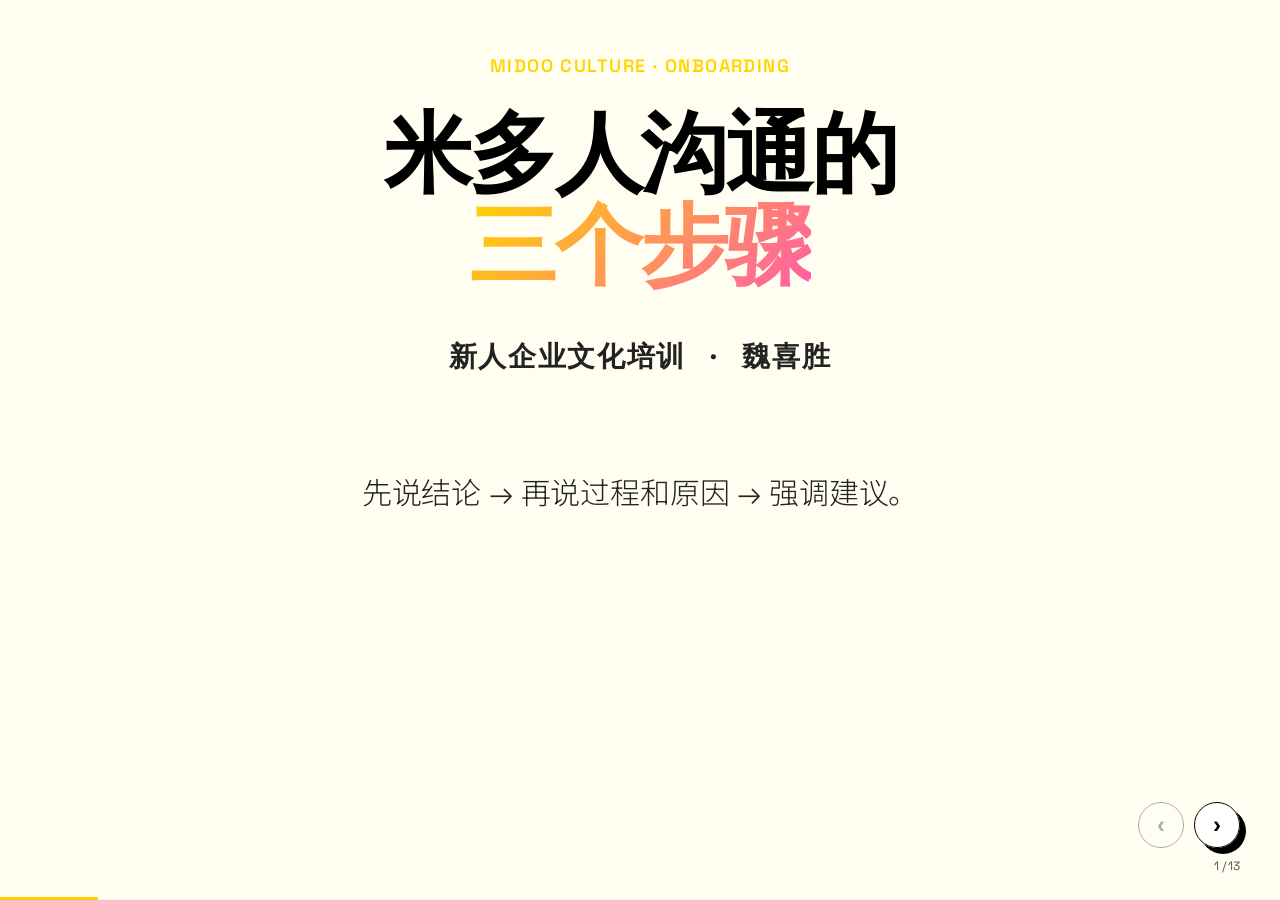
<file: midoo-communication-three-steps/index.html>
<!DOCTYPE html>
<html lang="zh-CN" data-themes="neo-brutalism,aurora,cyberpunk-neon" data-theme-base="../assets/themes/">
<head>
<meta charset="utf-8">
<meta name="viewport" content="width=device-width,initial-scale=1">
<title>米多人沟通的三个步骤</title>
<link rel="stylesheet" href="../assets/fonts.css">
<link rel="stylesheet" href="../assets/base.css">
<link rel="stylesheet" id="theme-link" href="../assets/themes/neo-brutalism.css">
<link rel="stylesheet" href="../assets/animations/animations.css">
<link rel="stylesheet" href="style.css">
</head>
<body class="tpl-presenter-mode-reveal">
<div class="deck">

<!-- 1 封面 -->
<section class="slide cover-slide" data-title="封面">
  <p class="kicker">midoo culture · onboarding</p>
  <h1 class="h1 anim-fade-up" data-anim="fade-up">米多人沟通的<br><span class="gradient-text">三个步骤</span></h1>
  <p class="cover-byline mono mt-m">新人企业文化培训 · 魏喜胜</p>
  <p class="lede mt-m">先说结论 → 再说过程和原因 → 强调建议。</p>
  <div class="deck-footer deck-footer-num-only">
    <span class="slide-number" data-current="1" data-total="13"></span>
  </div>
  <aside class="notes">
    <p>各位新同事大家好，欢迎加入米多。</p>
    <p>今天这场分享的主题是<strong>米多人沟通的三个步骤</strong>。你可能已经在入职材料里见过这句话——先说结论，再说过程和原因，强调建议。听起来像写汇报的套路，但我更想把它讲成一件更实在的事：<strong>怎么让别人少花时间理解你，怎么让事情更快往下走</strong>。</p>
    <p>中间会补一块新人日常场景，再加 AI 趋势和公司里的用法，自然引出「同一套结构，换了一个对象」。完整案例单独放在最后：精玉线方案串讲里的「整箱替换」讨论。前面三步拆解会用不同场景的<strong>短句</strong>，避免同一个故事讲太多遍。</p>
  </aside>
</section>

<!-- 2 议程 -->
<section class="slide" data-title="今天讲什么">
  <p class="kicker">outline</p>
  <h2 class="h2 anim-fade-up" data-anim="fade-up">六块递进</h2>
  <div class="stack mt-l">
    <div class="agenda-row"><span class="num">01</span><span class="t"><strong>是什么</strong>——接收顺序</span></div>
    <div class="agenda-row"><span class="num">02</span><span class="t"><strong>为什么</strong>——收益与代价</span></div>
    <div class="agenda-row"><span class="num">03</span><span class="t"><strong>怎么做</strong>——三步拆开练</span></div>
    <div class="agenda-row"><span class="num">04</span><span class="t"><strong>新人日常</strong>——汇报、群聊、请人配合</span></div>
    <div class="agenda-row"><span class="num">05</span><span class="t"><strong>AI 拓展</strong>——趋势、公司实践、同一套结构</span></div>
    <div class="agenda-row"><span class="num">06</span><span class="t"><strong>完整示例</strong>——方案争议怎么讲清楚</span></div>
  </div>
  <div class="quote-block mt-l">
    <p>三步不是汇报礼仪，是<strong>降低协作成本、提高一次说清概率</strong>的最低配置。</p>
  </div>
  <aside class="notes">
    <p>我把内容压成六块，顺序很重要。</p>
    <p>先讲三步是什么、为什么值得养成；再用致美斋短例拆开练；接着补新人日常场景；然后聊 AI 趋势和公司里的用法，自然过渡到「同一套结构，换了一个对象」；最后用精玉线整箱替换案例把三步合起来看。</p>
  </aside>
</section>

<!-- 3 是什么 -->
<section class="slide" data-title="方法解释">
  <p class="kicker">midoo culture</p>
  <h2 class="h2 anim-fade-up" data-anim="fade-up">三步不是格式，是接收顺序</h2>
  <div class="grid g3narrow mt-l">
    <div class="step-card">
      <p class="step-num">STEP 01</p>
      <h4>先说结论</h4>
      <p>先给判断：可不可行、要不要改、需不需要决策。</p>
    </div>
    <div class="step-card">
      <p class="step-num">STEP 02</p>
      <h4>再说过程和原因</h4>
      <p>补依据：关键事实、真实场景、影响范围。</p>
    </div>
    <div class="step-card">
      <p class="step-num">STEP 03</p>
      <h4>强调建议</h4>
      <p>落到动作：保留、调整、分工、时间点。</p>
    </div>
  </div>
  <div class="quote-block mt-l">
    <p>口诀：<strong>先别让人猜结论，再别让人怀疑依据，最后别让事情停在讨论里。</strong></p>
  </div>
  <aside class="notes">
    <p>很多时候，我们说话是按自己的思考顺序来的：我先讲背景，再讲过程，最后才讲判断。但对方接收信息的顺序刚好相反：他想先知道<strong>所以呢</strong>，再判断你说得有没有道理，最后看自己要不要行动。</p>
    <p>所以这三步不是写材料的格式，而是降低别人理解成本的顺序：先给判断，补充依据，最后落到动作。口诀是：先别让人猜结论，再别让人怀疑依据，最后别让事情停在讨论里。</p>
  </aside>
</section>

<!-- 4 为什么要这么做 -->
<section class="slide" data-title="为什么要这么做">
  <p class="kicker">why it matters</p>
  <h2 class="h2 anim-fade-up" data-anim="fade-up">为什么要按这三步沟通？</h2>
  <div class="compare">
    <div class="col good">
      <h5>▲ 这么做，你能得到什么</h5>
      <ul>
        <li><strong>对方</strong>：快速知道要不要管、管什么。</li>
        <li><strong>自己</strong>：少被追问「所以呢？」</li>
        <li><strong>团队</strong>：会议更短、群聊不翻楼、决策更快。</li>
        <li><strong>责任</strong>：建议写清楚，闭环可追踪。</li>
      </ul>
    </div>
    <div class="col bad">
      <h5>▼ 不这么做，常见代价</h5>
      <ul>
        <li><strong>沟通税</strong>：别人要替你提炼结论。</li>
        <li><strong>抛球</strong>：只报问题，不给建议。</li>
        <li><strong>反复对齐</strong>：同一件事开三次会。</li>
        <li><strong>无法闭环</strong>：「你看看怎么办」——做完了也不知道算不算完成。</li>
      </ul>
    </div>
  </div>
  <aside class="notes">
    <p>结论前置，本质上是在帮对方省时间，也是在帮自己减少来回追问。你们刚入职，最耗时间的往往不是写代码、做表格本身，而是等别人理解你在说什么。</p>
    <p>如果不按这三步沟通，就容易产生沟通税、抛球、反复对齐。进一步还会出现无法闭环、文档失效——做完了也不知道算不算做好，纪要像流水账，后人看不懂，AI 也用不了。</p>
    <p>米多交付的不只是一个功能版本，更是持续稳定的服务体验。客户用不好、内部信息对不齐，最后都会外溢到客户感知上。</p>
  </aside>
</section>

<!-- 5 第一步 -->
<section class="slide" data-title="第一步：先说结论">
  <p class="kicker">step 01</p>
  <h2 class="h2 anim-fade-up" data-anim="fade-up">第一步：先说结论</h2>
  <p class="case-source">贯穿短例：致美斋产线验收 · 现场数据异常</p>
  <div class="compare">
    <div class="col bad">
      <h5>▼ 反例</h5>
      <ul>
        <li>「还在排查、下午再看看……」（只有状态，没有判断）</li>
        <li>「我把过程说一下……」（听众不知道重点，也不知道要不要介入）</li>
      </ul>
    </div>
    <div class="col good">
      <h5>▲ 正例 · 现场验收数据异常</h5>
      <ul>
        <li>「<strong>原因已定位，不影响今日验收。</strong>」</li>
        <li>「<strong>今日按原计划推进</strong>，系统数据明日复核。」</li>
        <li>结论独立成句，<strong>不依赖前文</strong>才能看懂。</li>
      </ul>
    </div>
  </div>
  <div class="quote-block mt-l">
    <p>第一句话先回答：<strong>影响不影响今天的安排，要不要暂停。</strong></p>
  </div>
  <aside class="notes">
    <p>第一步：先说结论。</p>
    <p>什么叫结论？不是「我有件事要说」，而是<strong>直接给出判断</strong>：发生了什么、我建议选 A 还是 B、我需要你做什么决策。最好控制在两三句话以内。</p>
    <p>反例大家很熟悉：群聊里从早上说到下午，最后才来一句「所以可能上不了线」。读者已经疲劳了，还要替你总结。</p>
    <p>比如现场验收时发现系统数据和实际数量不一致。更好的开头不是先讲排查经过，而是先讲判断：原因已定位，不影响今日验收，今天按原计划推进，明天复核系统数据并补充同步结果。结论要独立成句，不依赖前文才能看懂。</p>
    <p>日常也一样：汇报进度、群聊通知、请人配合——<strong>第一句话就要回答「所以呢」</strong>。后面再展开为什么。第 8 页会单独展开。</p>
  </aside>
</section>

<!-- 6 第二步 -->
<section class="slide" data-title="第二步：过程和原因">
  <p class="kicker">step 02</p>
  <h2 class="h2 anim-fade-up" data-anim="fade-up">第二步：再说过程和原因</h2>
  <p class="case-source">贯穿短例：致美斋产线验收 · 现场数据异常</p>
  <div class="list-card mt-l">
    <h4>推荐结构</h4>
    <ul>
      <li><strong>背景</strong> 1 句——在什么前提下得出结论。</li>
      <li><strong>关键事实</strong> 3～5 条——筛选过的，不是流水账。</li>
      <li><strong>原因</strong> 1～2 条——为什么得出这个判断。</li>
    </ul>
  </div>
  <div class="compare mt-l">
    <div class="col bad">
      <h5>▼ 反例 · 流水账</h5>
      <ul>
        <li>上午开会…下午查日志…晚上又跟工厂通了电话…</li>
      </ul>
    </div>
    <div class="col good">
      <h5>▲ 正例 · 现场验收数据异常</h5>
      <ul>
        <li><strong>背景</strong>：现场反馈数量与实际核对不一致。</li>
        <li><strong>事实</strong>：实际 85 箱，系统仅 56 箱。</li>
        <li><strong>原因</strong>：同步工具集中写入时存在兼容问题。</li>
      </ul>
    </div>
  </div>
  <aside class="notes">
    <p>第二步：再说过程和原因。</p>
    <p>推荐结构就三段：背景一句、关键事实三到五条、原因一两句。事实要经过筛选，不是把日报复制粘贴过来。</p>
    <p>反例是「上午…下午…晚上…」——读者不知道这些时间点跟结论有什么关系。</p>
    <p>正例继续沿用现场数据排查场景，不放完整纪要，只保留支撑判断的三段信息：背景、关键事实、原因判断。这样能支撑上一页的结论「原因已定位，不影响今日验收」。</p>
    <p>如果细节很多，不要全堆在首屏。长日志、截图和表格可以放附件或链接，正文只保留能支撑判断的关键事实。</p>
  </aside>
</section>

<!-- 7 第三步 -->
<section class="slide" data-title="第三步：强调建议">
  <p class="kicker">step 03</p>
  <h2 class="h2 anim-fade-up" data-anim="fade-up">第三步：强调建议</h2>
  <p class="case-source">贯穿短例：致美斋产线验收 · 现场数据异常</p>
  <div class="compare">
    <div class="col bad">
      <h5>▼ 反例 · 抛球</h5>
      <ul>
        <li>「有点问题，你看看怎么办。」</li>
        <li>「要不你再看看？」（无主体、无动作、无截止）</li>
      </ul>
    </div>
    <div class="col good">
      <h5>▲ 正例 · 可执行</h5>
      <ul>
        <li>「<strong>今日验收继续推进</strong>，不因该数据差异暂停。」</li>
        <li>「<strong>明日上午复核系统数据</strong>，复核完成后同步结果。」</li>
      </ul>
    </div>
  </div>
  <div class="quote-block mt-l">
    <p>建议要可执行：<strong>做什么、谁确认、什么时候反馈、什么算完成。</strong></p>
  </div>
  <div class="quote-block mt-m">
    <p>同一个验收异常：<strong>先给判断 → 再讲依据 → 最后给动作。</strong>三步合起来，才是完整沟通。</p>
  </div>
  <aside class="notes">
    <p>第三步：强调建议。这是最容易被省略的一步，也是区分「报信」和「推动事情」的关键。</p>
    <p>反例我们都见过：问题描述很详细，最后来一句「你看看怎么办」。这等于把思考成本全部甩给对方。</p>
    <p>建议 = <strong>动作 + 时间 + 验收</strong>。沿用前面的现场数据异常例子，不只说“已修复”，还要写清今天是否继续验收、明天复核什么、复核完成后怎么同步结果。</p>
    <p>这和米多文化里的行为准则是对得上的：<strong>不要把建议藏着，用借口代替行动</strong>。另外，「做好了才算做了」在这里的意思是：有建议还要能闭环——谁验收、什么算完成，都要说得出来。</p>
  </aside>
</section>

<!-- 8 新人日常场景 -->
<section class="slide" data-title="新人日常场景">
  <p class="kicker">daily work</p>
  <h2 class="h2 anim-fade-up" data-anim="fade-up">三步不只用在项目里</h2>
  <p class="case-source">新人日常 · 同样适用</p>
  <div class="list-card mt-l">
    <ul>
      <li><strong>汇报进度</strong>：先讲「本周能按时完成，有一处需要您今天拍板」——再讲卡点，最后说需要谁确认什么。</li>
      <li><strong>群聊通知</strong>：先讲「下午会议改到 3 点，议题不变」——别从「刚才行政说…后来又…」讲起。</li>
      <li><strong>请人配合</strong>：先讲「请周三前审完这份材料」——再讲用途和背景，最后给截止时间与验收标准。</li>
    </ul>
  </div>
  <div class="quote-block mt-l">
    <p>日常沟通的核心一样：<strong>先让人知道判断，再让人理解依据，最后让人知道下一步。</strong></p>
  </div>
  <aside class="notes">
    <p>前面用的是偏项目的短例。但三步不只用在方案或现场里，新人入职后最常见的，其实是日常办公协作。</p>
    <p>向上汇报进度，不要从「A 还没回复、B 还在改」讲起。先给判断：本周能按时完成，有一处需要您今天拍板。再讲卡在哪里，最后说需要谁、什么时候确认。</p>
    <p>群聊发通知也一样。别人最关心的是：变没变、影不影响我。先讲结论——下午会议改到 3 点，议题不变——再补原因，别让人在聊天记录里自己拼。</p>
    <p>请人配合时，先讲你需要对方做什么，而不是先把来龙去脉讲完。比如：请周三前审完这份材料。背景可以简短补，截止和什么叫审完，要写清楚。</p>
  </aside>
</section>

<!-- 9 AI 趋势与公司实践 -->
<section class="slide" data-title="AI 趋势">
  <p class="kicker">ai context</p>
  <h2 class="h2 anim-fade-up" data-anim="fade-up">AI 正在变成新的协作对象</h2>
  <div class="compare mt-l">
    <div class="col good">
      <h5>▲ 外部趋势</h5>
      <ul>
        <li>AI 不只是查资料，还参与<strong>写方案、改代码、整理文档</strong>。</li>
        <li>输出质量，往往取决于<strong>任务描述是否清楚</strong>，而不只是模型能力。</li>
      </ul>
    </div>
    <div class="col good">
      <h5>▲ 公司现状</h5>
      <ul>
        <li>方案撰写、代码辅助、文档整理、Prompt 协作，已在日常工作中出现。</li>
        <li>用得好的同事，往往也是<strong>把需求讲清楚</strong>的人。</li>
      </ul>
    </div>
  </div>
  <div class="quote-block mt-l">
    <p>所以下一步很自然：<strong>对人有效的三步，对 AI 同样有效。</strong></p>
  </div>
  <aside class="notes">
    <p>这里先补一层背景。外面 AI 的趋势很明显：它不再只是搜索引擎，而是越来越像一个协作对象——帮你写方案、改代码、整理文档、做初步分析。</p>
    <p>公司里面其实也已经在了。不同岗位可能用法不一样，但共同点都是：你描述得越清楚，AI 越不容易乱猜，返工也越少。</p>
    <p>这就引出一个很自然的问题：如果对人沟通要「先说结论，再说过程和原因，强调建议」，那对 AI 是不是也一样？答案是肯定的。下一页我们就看，同一套结构怎么迁移到 Prompt 上。</p>
  </aside>
</section>

<!-- 10 AI 时代 -->
<section class="slide" data-title="AI 时代">
  <p class="kicker">ai era</p>
  <h2 class="h2 anim-fade-up" data-anim="fade-up">AI 时代：同一套结构，换了一个对象</h2>
  <p class="case-source">结论=任务目标 · 过程=现象与依据 · 建议=约束与验收</p>
  <div class="grid g3narrow mt-m">
    <div class="step-card">
      <p class="step-num">对人 → 对 AI</p>
      <h4>先说结论</h4>
      <p>任务目标 / 期望输出</p>
    </div>
    <div class="step-card">
      <p class="step-num">对人 → 对 AI</p>
      <h4>过程与原因</h4>
      <p>现象、背景、判断依据</p>
    </div>
    <div class="step-card">
      <p class="step-num">对人 → 对 AI</p>
      <h4>强调建议</h4>
      <p>修改边界、验收标准</p>
    </div>
  </div>
  <div class="prompt-box bad mt-m">
    <span class="prompt-label">低效 Prompt</span>
    页面上有些二维码不展示了，帮我看看哪里不对，改一下。
  </div>
  <div class="prompt-box good">
    <span class="prompt-label">三步 Prompt</span>
    【结论】修复「二维码不展示」，输出最小改动方案，并列出验证场景。<br>
    【过程】有原始数据但未展示；疑为先用筛选结果判断，导致误判为空。<br>
    【约束】只改展示判断链路；补充三类边界验证；说明改动范围与风险。
  </div>
  <aside class="notes">
    <p>AI 不认识我们公司内部角色，也不天然理解业务黑话。所以跟 AI 沟通时，也要把话说成它能处理的信息：任务、现象、规则、约束。</p>
    <p>反例只有现象，没有目标和边界，AI 很容易大范围乱改，甚至把无关模块也动掉。</p>
    <p>正例把三步换成 AI 能处理的信息。完整 Prompt 可以这样说：结论——请定位并修复二维码不展示，输出最小改动方案；过程——有原始数据但未展示，疑为筛选逻辑误判，期望先看原始数据是否存在；约束——只改展示判断链路，补充三类验证场景，说明改动范围和风险点。</p>
  </aside>
</section>

<!-- 11 完整案例 · 反例 -->
<section class="slide" data-title="完整案例 · 反例">
  <p class="kicker">case · product review</p>
  <h2 class="h2 anim-fade-up" data-anim="fade-up">方案串讲 · 反例</h2>
  <p class="case-scenario"><strong>场景</strong>：精玉线方案串讲时，同事质疑：已有「单个替换」，为什么还要「整箱替换」？是否重复，能否去掉？</p>
  <div class="compare compact mt-m">
    <div class="col bad">
      <h5>▼ 反例</h5>
      <div class="example-script">这个功能还是先保留吧，客户现场可能会用到。

如果只做单个替换，后面返工可能不够用。具体交互后面再优化。</div>
    </div>
  </div>
  <div class="quote-block mt-l">
    <p>有态度，但没讲透场景——<strong>别人仍会觉得这是重复功能</strong>。</p>
  </div>
  <aside class="notes">
    <p>场景是石湾精玉线方案串讲：数据替换已有单个替换，为什么还要整箱替换？反例只有“客户可能会用到”，没有把真实场景讲透，别人仍会觉得是重复功能。</p>
    <p>如果只这样回答，研发会觉得多做一套，产品会觉得边界不清，测试也不知道这个功能重点验什么。下一页用三步把它讲完整。</p>
  </aside>
</section>

<!-- 12 完整案例 · 正例 -->
<section class="slide" data-title="完整案例 · 正例">
  <p class="kicker">case · product review</p>
  <h2 class="h2 anim-fade-up" data-anim="fade-up">方案串讲 · 正例</h2>
  <div class="example-good-panel">
    <h5>▲ 正例</h5>
    <div class="example-script"><span class="tag tag-c">结论</span>保留整箱替换。它解决的是整箱返工，不是和单个替换重复。

<span class="tag tag-p">过程</span>① 堆垛区距离工控机远，逐瓶逐箱操作成本高；
② 玻璃瓶破损漏酒，会污染整箱；
③ 单个替换只适合码异常，不适合整箱关系重建。

<span class="tag tag-s">建议</span>整箱替换默认前置；单个替换后移弱化；减少现场输入和往返。</div>
  </div>
  <div class="quote-block mt-l">
    <p>好的方案沟通，不是说「客户要」，而是讲清<strong>场景、边界、建议</strong>。</p>
  </div>
  <aside class="notes">
    <p>我们把前面的三步合起来看：结论先明确，过程讲真实场景，建议落到交互优先级。</p>
    <p>结论不是“再看看”，而是明确保留整箱替换。注意这里不是为了多做功能，而是因为它对应的是现场返工中的整箱关系重建问题。</p>
    <p>过程与原因展开讲：堆垛区距离工控机远，逐瓶逐箱操作成本高；玻璃瓶破损漏酒污染整箱；未破损瓶需重新贴标且无法回原箱；单个替换只适合码异常，不适合整箱返工；若旧箱已上传，需先云端同步再更新本地。</p>
    <p>建议进一步说：整箱替换默认前置，单个替换后移弱化，减少现场输入和往返。</p>
    <p>这个例子想说明，沟通三步不是为了让话更漂亮，而是让争议更快变成可判断、可执行的方案。</p>
  </aside>
</section>

<!-- 13 收尾 -->
<section class="slide" data-title="收尾">
  <p class="kicker">closing</p>
  <h2 class="h2 anim-fade-up" data-anim="fade-up">带走三句话</h2>
  <div class="list-card mt-l">
    <ul>
      <li><strong>结论让人听懂</strong>——先回答「所以呢」。</li>
      <li><strong>过程让人信服</strong>——用关键事实和因果，不是流水账。</li>
      <li><strong>建议让事情动起来</strong>——动作、负责人、时间，缺一不可。</li>
    </ul>
  </div>
  <div class="badge-row mt-l">
    <span class="pill pill-accent">习惯：重要同步先写结论，再补过程，最后写建议</span>
  </div>
  <p class="lede mt-l">谢谢大家。</p>
  <div class="deck-footer deck-footer-num-only">
    <span class="slide-number" data-current="13" data-total="13"></span>
  </div>
  <aside class="notes">
    <p>最后收一下。</p>
    <p>米多人沟通的三个步骤：结论让人听懂，过程让人信服，建议让事情动起来。对人、对 AI，同一套逻辑。</p>
    <p>大家以后可以先从一个小习惯开始：重要同步先写结论，再补过程，最后写建议。只要这一步坚持下来，很多沟通成本都会降下来。</p>
    <p>谢谢大家，有问题欢迎随时交流。</p>
  </aside>
</section>

</div>
<script src="../assets/runtime.js"></script>
</body>
</html>
</file>
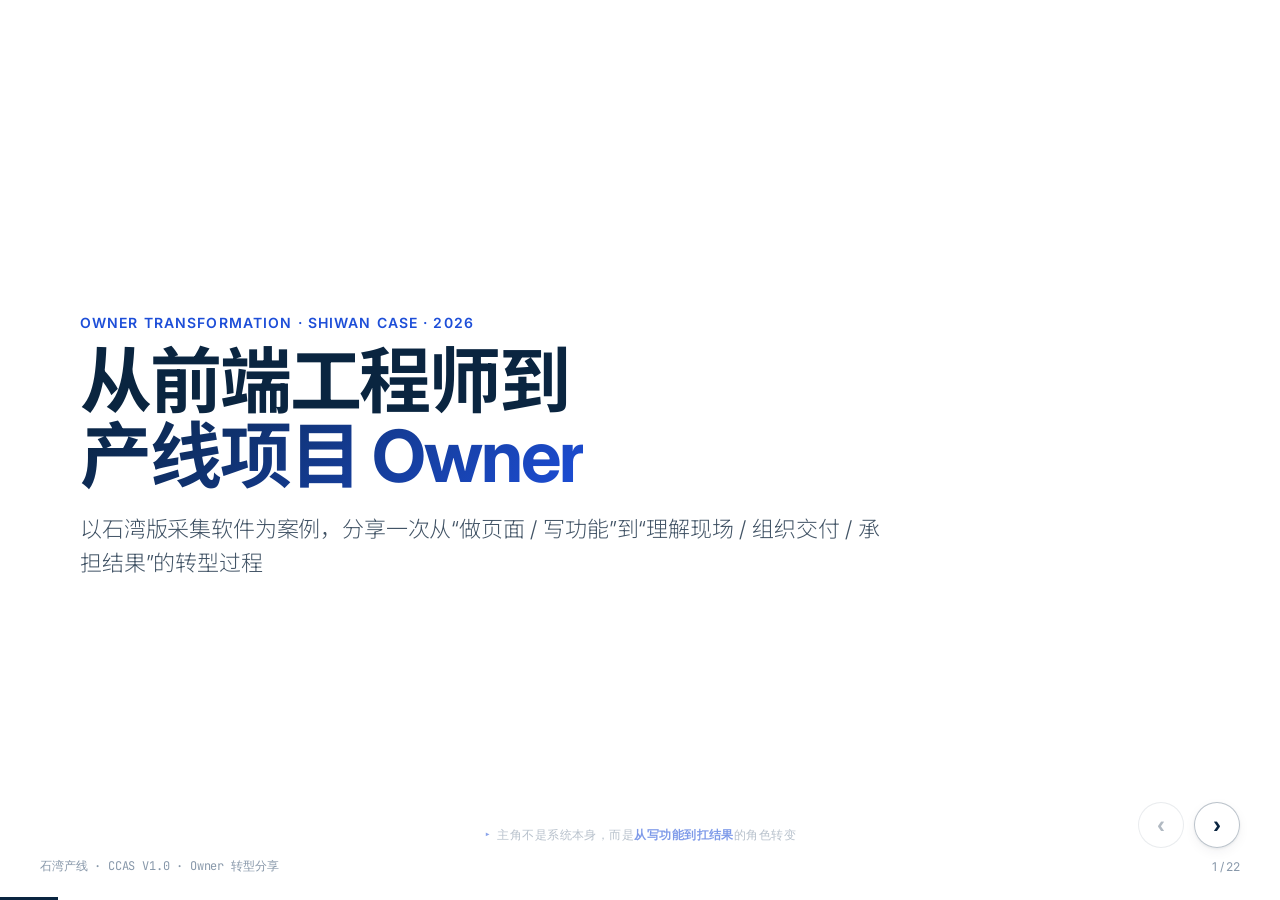
<file: shiwan-retrospective/index.html>
<!DOCTYPE html>
<html lang="zh-CN" data-themes="corporate-clean">
<head>
<meta charset="utf-8">
<meta name="viewport" content="width=device-width,initial-scale=1">
<title>从前端到产线项目 Owner：转型与案例分享（石湾 CCAS）</title>
<link rel="stylesheet" href="../assets/fonts.css">
<link rel="stylesheet" href="../assets/base.css">
<link rel="stylesheet" id="theme-link" href="../assets/themes/corporate-clean.css">
<link rel="stylesheet" href="../assets/animations/animations.css">
<link rel="stylesheet" href="style.css">
</head>
<body class="tpl-presenter-mode-reveal">
<div class="deck">

<!-- 1. 封面 -->
<section class="slide" data-title="封面">
  <p class="speaker-cue">主角不是系统本身，而是<strong>从写功能到扛结果</strong>的角色转变</p>
  <p class="kicker">owner transformation · shiwan case · 2026</p>
  <h1 class="h1 anim-fade-up" data-anim="fade-up">从前端工程师到<br><span class="gradient-text">产线项目 Owner</span></h1>
  <p class="lede mt-m">以石湾版采集软件为案例，分享一次从“做页面 / 写功能”到“理解现场 / 组织交付 / 承担结果”的转型过程</p>
  <div class="deck-footer">
    <span class="mono">石湾产线 · CCAS V1.0 · Owner 转型分享</span>
    <span class="slide-number" data-current="1" data-total="22"></span>
  </div>
  <aside class="notes">
    <p><strong>【本页重点】</strong>先把整场分享的定位说清楚：<strong>不单讲石湾系统本身，而是借石湾案例讲一次从工程师到项目 Owner 的转型</strong>。开场要把听众预期从“听项目细节”拉到“听角色成长”。</p>
    <p>大家好，今天这场分享，我不想把它单纯做成一份<strong>石湾赋码采集关联系统的项目履历汇报</strong>。</p>
    <p>更准确地说，它是一份<strong>前端出身的工程师，转型为产线项目 Owner 的心路历程与取舍</strong>。这里说“前端出身”，不是否认后面逐步承担过全栈工作，而是为了把起点说清楚：我的优势最早来自页面、交互和功能实现，后来才逐步扩展到更完整的系统交付视角。石湾版采集软件是这段转型里的第一个完整案例，也是我第一次真正从“把功能做出来”，走到“把一个产线项目交付下来”。</p>
    <p>这里我想先把边界说清楚：今天不是为了证明这个系统有多复杂，也不是单纯把项目过程从头到尾念一遍。<strong>我更想讲的是，一个原来主要站在开发视角的人，第一次站到项目 Owner 位置时，会遇到哪些不适应、哪些认知断点、哪些必须自己补上的能力</strong>。</p>
    <p>所以今天我会讲两条线：一条是石湾项目这件事本身，另一条是我在这个过程中角色视角的变化——从关注页面、代码、功能，到关注现场、设备、范围、风险、协同和最终交付结果。</p>
    <p><strong>【重点句】</strong>如果大家只记住一句话，我希望是这句：<strong>项目 Owner 的核心不是自己做了多少，而是能不能把未知拆开、把资源组织起来、把结果扛下来</strong>。这句话后面会反复出现，也是整场分享的主轴。</p>
    <p>OK，我们开始。</p>
  </aside>
</section>

<!-- 2. 议程 -->
<section class="slide" data-title="议程">
  <p class="speaker-cue">10 个章节 · 用石湾案例讲清楚<strong>一次角色转型</strong></p>
  <p class="kicker">agenda</p>
  <h2 class="h2">今天不是只讲项目，<br>更讲一次<span class="accent">角色转型</span></h2>
  <div class="stack mt-l">
    <div class="agenda-row"><span class="num">01</span><span class="t">为什么讲这个：第一份产线项目带来的角色转变</span></div>
    <div class="agenda-row"><span class="num">02</span><span class="t">案例背景：石湾采集软件为什么必须做</span></div>
    <div class="agenda-row"><span class="num">03</span><span class="t">我的角色：从开发参与者到项目 Owner</span></div>
    <div class="agenda-row"><span class="num">04</span><span class="t">认知转变：从功能、页面到业务、设备、现场</span></div>
    <div class="agenda-row"><span class="num">05</span><span class="t">Owner 决策：范围控制、风险判断与可交付边界</span></div>
    <div class="agenda-row"><span class="num">06</span><span class="t">交付落地：部署、跟产与现场反馈</span></div>
    <div class="agenda-row"><span class="num">07</span><span class="t">AI 杠杆：转型过程中的认知和交付加速器</span></div>
    <div class="agenda-row"><span class="num">08</span><span class="t">能力沉淀：一个 Owner 需要补齐的能力模型</span></div>
    <div class="agenda-row"><span class="num">09</span><span class="t">案例外溢：石湾经验如何影响 CCAS 后续规划</span></div>
    <div class="agenda-row"><span class="num">10</span><span class="t">结语：从“做功能”到“扛结果”</span></div>
  </div>
  <aside class="notes">
    <p><strong>【本页重点】</strong>议程要强调“双线叙事”：<strong>一条线是石湾项目怎么做，另一条线是我怎么完成 Owner 视角切换</strong>。后面所有页面都围绕这两条线展开。</p>
    <p>先快速过一下今天的议程。和那种“从头到尾讲做了什么”的传统项目汇报不太一样，这次我会把<strong>石湾项目当成一个案例</strong>，重点讲我在这个案例里完成的一次角色转变。</p>
    <p>前半部分先讲背景：为什么石湾采集软件必须做、这个项目对我为什么特殊、我以前端出身的开发视角进入产线项目时面对的第一批未知是什么。</p>
    <p>中间部分是核心：我怎么从看页面、看功能，转向看业务链路、设备动作、现场习惯；怎么从“想把系统做完整”，转向“先把关键闭环交付稳定”；怎么从开发完成，转向真正到现场跟产、响应问题。</p>
    <p>后半部分是沉淀：AI 在这次转型里起到什么作用、一个产线项目 Owner 需要补哪些能力、石湾这个案例又怎样影响后续 CCAS 的规划。</p>
    <p>所以这场分享不是“我做了一个系统”，而是“我通过第一个产线项目，学会了怎么开始扛一个项目结果”。</p>
  </aside>
</section>

<!-- 3. 这场分享要讲什么 -->
<section class="slide" data-title="这场分享要讲什么">
  <p class="speaker-cue">一场分享要把<strong>一次角色转变</strong>讲清楚，而不只是把项目讲完</p>
  <p class="kicker">// part 01 · why this talk</p>
  <h2 class="h2">这场分享的主角，<br>不是系统，而是<span class="accent">角色转变</span></h2>
  <div class="grid g3 mt-l">
    <div class="card card-accent">
      <h4>① 还原转型路径</h4>
      <p class="dim">以前端出身的开发视角进入产线项目，经历陌生、补课、判断、推进、交付，逐步建立 Owner 视角。</p>
    </div>
    <div class="card card-accent">
      <h4>② 提炼关键 Owner 判断</h4>
      <p class="dim">把范围控制、风险取舍、跨角色沟通、现场跟产这些关键判断讲清楚，而不只讲功能实现。</p>
    </div>
    <div class="card card-accent">
      <h4>③ 沉淀可复用能力</h4>
      <p class="dim">把个人踩坑经验转化成团队可共享的规则、清单和方法，支撑后续产线项目继续复用。</p>
    </div>
  </div>
  <div class="quote-block mt-l">
    <p>石湾版采集软件是案例，真正要沉淀的是：一个工程师如何开始具备<strong>产线项目 Owner 的判断力</strong>。</p>
  </div>
  <aside class="notes">
    <p><strong>【本页重点】</strong>明确分享意图：<strong>石湾是案例，真正要沉淀的是 Owner 判断力</strong>。这里要把“为什么讲这个”说透，避免听众误以为只是项目汇报。</p>
    <p>这一页先把主题立住。如果只是把项目做完了再当众汇报，大家容易默认成「列需求、摆进度、数问题」。但这次我想换一个角度——<strong>石湾项目只是案例，真正要讲的是角色转变</strong>。</p>
    <p>我原来更多是<strong>前端出身的开发视角</strong>，天然会关注页面怎么做、交互顺不顺、功能怎么实现、代码能不能跑。虽然后面也逐步承担过一些全栈工作，但整体关注点仍然偏“系统功能怎么做出来”。产线项目 Owner 要看的东西完全不一样：<em>业务链路是否完整、设备动作是否可控、现场人员是否用得起来、范围是否可交付、出了问题谁来协调</em>。</p>
    <p>这里要特别说明一下，“Owner”不是说所有事情都自己做，也不是说每个技术细节都要比所有人更懂。它更像一个<strong>结果责任人</strong>：当信息不完整时，你要组织信息；当范围不清晰时，你要做取舍；当跨角色协作卡住时，你要推动对齐；当现场出问题时，你要能判断优先级并把问题闭环。</p>
    <p>所以这次分享对齐三个层面的目标。第一，还原转型路径：我怎么从陌生产线开始补课，逐步建立基本判断。第二，把关键 Owner 判断讲透：哪些地方不是技术能力问题，而是范围、风险、节奏和责任边界问题。第三，沉淀可复用能力：把这次个人摸索出来的方法，变成后续项目也能用的清单和机制。</p>
    <p><strong>【重点句】</strong>底下这句话是这场分享的核心：<strong>石湾版采集软件是案例，真正要沉淀的是一个工程师如何开始具备产线项目 Owner 的判断力</strong>。讲这一页时可以稍微停一下，让大家知道后面听的不是“功能清单”，而是“能力变化”。</p>
  </aside>
</section>

<!-- 4. 项目概述 - 背景 -->
<section class="slide" data-title="项目背景">
  <p class="speaker-cue">石湾是<strong>第一个案例</strong>：它把“前端视角不够用”这件事暴露得很彻底</p>
  <p class="kicker">// part 02 · first case</p>
  <h2 class="h2">第一个产线 Owner 案例：<br>为什么是<span class="accent">石湾</span></h2>
  <div class="compare">
    <div class="col bad">
      <h5>▼ 历史问题</h5>
      <ul>
        <li>关键采集与关联逻辑由<strong>第三方主导</strong>，公司内部不完全掌握</li>
        <li>问题响应受第三方排期影响，<strong>难以满足现场时效</strong></li>
        <li>采集异常一旦影响生产，客户感知<strong>直接且负面</strong></li>
        <li>历史逻辑、文档与现场实际行为之间存在<strong>信息断层</strong></li>
      </ul>
    </div>
    <div class="col good">
      <h5>▲ 直接契机：石湾纸箱重码事件</h5>
      <ul>
        <li>瓶/盒/箱/垛四级关联，问题在<strong>上传阶段才暴露</strong></li>
        <li>纸箱重码导致大批量数据上传失败</li>
        <li>旧软件<strong>缺乏前置校验和重码剔除</strong>能力</li>
        <li>现场需拆封返工，效率与客户耐心被严重消耗</li>
      </ul>
    </div>
  </div>
  <p class="lede mt-l">对我来说，石湾不是一条普通产线，而是第一次真正面对<span class="accent">客户现场、历史系统、第三方依赖、生产风险</span>同时叠加的项目。</p>
  <aside class="notes">
    <p><strong>【本页重点】</strong>把石湾项目定位成“转型起点”：<strong>它同时叠加客户现场、历史系统、第三方依赖和生产风险，所以前端视角天然不够用</strong>。</p>
    <p>先讲清楚为什么是石湾。对公司来说，石湾是新版采集软件落地的直接契机；对我个人来说，它是我从前端/全栈视角进入产线项目 Owner 角色的第一个完整案例。</p>
    <p>左边这一栏是<strong>长期存在的结构性问题</strong>。公司一直在做一物一码，要给客户完成生码、赋码、产线采集关联。<em>历史上很多产线项目的采集软件是第三方提供的</em>，这就埋下了 4 个老问题：</p>
    <p><strong>① 核心能力受制于外部</strong>——关键采集和关联逻辑不完全在公司内部，存在明显的技术依赖风险。<strong>② 响应效率受第三方排期影响</strong>——现场出问题，我们没法直接改，要等第三方排期，时效性根本满足不了客户。<strong>③ 客户感知直接且负面</strong>——一旦采集或关联出问题影响生产，客户感受到的不是第三方有问题，而是"米多的系统又出问题了"。<strong>④ 信息断层</strong>——历史逻辑、文档、现场实际行为之间长期不一致，公司无法形成可控、可复制的产线软件能力。</p>
    <p>这 4 个问题加起来，本质就是<strong>"产线软件能力外部化"</strong>——这个名词大家记一下，后面我会反复用到。</p>
    <p>右边这一栏是<strong>把矛盾彻底引爆的事件</strong>——石湾产线的纸箱重码问题。石湾产线用的是<em>瓶、盒、箱、垛四级关联模式</em>。随着生产推进，纸箱重码、超码、异常数据处理滞后这些情况越来越频繁。但旧软件没有前置校验、没有重码剔除能力，<em>问题要等到数据上传那一刻才暴露</em>。</p>
    <p>这意味着什么？意味着<strong>码垛后的纸箱要被工人搬下来、拆封、返工</strong>。生产效率直接掉一大截，客户的耐心也被反复消耗。</p>
    <p>这里我想客观说一句——<em>这些问题不能说全是我们系统造成的</em>，上游印刷质量本身就有问题。但旧版软件在校验逻辑、异常前置处理和使用体验上确实有明显不足，所以矛盾最终就指到了我们这边。</p>
    <p>所以下面这句话是关键——<strong>石湾项目不是某个孤立问题，它是公司产线软件能力外部化这个老问题的集中爆发</strong>。也正因为它够痛，才推动了新版自研软件加速落地。</p>
    <p>也正因为它复杂，它对我个人的冲击很大。以前做前端，很多问题可以收敛在页面、接口、交互里；但石湾让我意识到，产线项目的难点不只在软件本身，而在<strong>软件背后连接着设备、人员、工艺、客户情绪和生产节奏</strong>。这就是我角色转变的起点。</p>
  </aside>
</section>

<!-- 5. 项目目标与范围 -->
<section class="slide" data-title="项目目标与范围">
  <p class="speaker-cue">Owner 第一课：不是把需求全接下来，而是定义<strong>可交付边界</strong></p>
  <p class="kicker">// part 02 · owner boundary</p>
  <h2 class="h2">Owner 第一课：<br>从"理想完整"到<span class="accent">"真实可交付"</span></h2>
  <div class="grid g2 mt-l">
    <div class="list-card">
      <h4>核心目标（5 项）</h4>
      <ul>
        <li>替换旧版采集关键能力，提升<strong>自主可控</strong>程度</li>
        <li>完善异常识别、剔除、报警、上传等核心闭环</li>
        <li>问题从"上传后暴露"<strong>前移</strong>到"采集/关联阶段识别"</li>
        <li>不显著增加操作负担的前提下，优化现场使用体验</li>
        <li>沉淀产线项目<strong>调研→方案→联调→部署→SOP</strong>的可复用经验</li>
      </ul>
    </div>
    <div class="list-card">
      <h4>项目范围（关键决策）</h4>
      <ul>
        <li><strong>1 号机</strong>：保留旧版，继续负责瓶盒关联</li>
        <li><strong>2 号机</strong>：上线新版，承接盒箱垛核心闭环</li>
        <li>通过同步/拉取 1 号机数据，建立后续关联校验</li>
        <li>分阶段替换 ≠ 妥协，是<span class="accent">主动控制风险</span>的范围决策</li>
      </ul>
    </div>
  </div>
  <p class="lede mt-l">石湾产线 <span class="accent">2 台工控机</span>：1 号机瓶盒关联与电眼/裹包机联动深，信号信息不透明 → 不贸然替换。</p>
  <aside class="notes">
    <p><strong>【本页重点】</strong>这一页要讲 Owner 第一课：<strong>不是把需求全做完，而是在真实约束下定义可交付边界</strong>。1 号机暂缓不是妥协，是对结果负责。</p>
    <p>讲完背景，看具体目标和范围。这一页如果是传统项目汇报，多半会停在“项目目标是什么”；但按 Owner 转型来讲，它其实是我上的第一课——<strong>项目 Owner 不是把需求全部接下来，而是要定义什么东西这次能交付、什么东西暂时不能碰</strong>。</p>
    <p>左边是<strong>核心目标 5 项</strong>，每条都对应一类长期问题——</p>
    <p><strong>① 替换旧版采集关键能力，提升自主可控</strong>——直接对应"能力外部化"问题。<strong>② 完善异常识别、剔除、报警、上传的核心闭环</strong>——把过去靠人工兜底的部分，做成系统能闭环的。</p>
    <p><strong>③ 异常前移识别</strong>——这一条是最重要的。原来异常要等"生产后/上传后"才暴露，现在要在"采集/关联阶段"就识别。<em>这是质的变化</em>，把返工成本从纸箱级降到瓶/盒级。</p>
    <p><strong>④ 不显著增加操作负担的前提下优化体验</strong>——这一条强调的是约束。优化体验不能以增加工人操作负担为代价，否则现场宁可不要。</p>
    <p><strong>⑤ 沉淀产线项目"调研→方案→联调→部署→SOP"的可复用经验</strong>——这是把单次交付变成组织能力的关键。这个项目<em>本来就是个里程碑项目</em>，做完之后下一条产线能不能接得上，决定了这次投入到底值不值。</p>
    <p>右边是<strong>范围决策</strong>。石湾产线一共 2 台工控机：1 号机负责瓶盒关联，2 号机负责盒箱垛关联。理想方案是两台一起换。</p>
    <p>但分析下来发现 1 号机太特殊——<em>瓶盒关联跟电眼信号、裹包机、现场节拍联动很深，相关算法和真实触发条件不透明</em>。贸然替换的话，生产风险会被显著放大。所以我们最终采取了<strong>分阶段替换策略</strong>：保留 1 号机旧版，先把 2 号机做扎实，通过同步/拉取 1 号机数据建立后续校验闭环。</p>
    <p>这个决策我第 14 页会专门展开。这里大家先记住一个原则：在产线项目里，<em>"看起来完整"和"真正可交付"经常是冲突的</em>。最终我们选择了后者——主动放弃 1 号机的全量替换，先把 2 号机做扎实。这是整个项目最重要的几个正确决策之一。</p>
    <p>强调下——<strong>这次范围控制，是我从“做功能的人”转向“对结果负责的人”的第一道分水岭</strong>。前者更容易想“需求都做完才完整”，后者必须先问“在真实约束下，哪些部分做了才是稳的，哪些部分强做反而会把项目拖进风险里”。后面所有相对稳定的交付，都建立在这个判断之上。</p>
  </aside>
</section>

<!-- 6. 个人职责 -->
<section class="slide" data-title="个人职责">
  <p class="speaker-cue">Owner 不是一个头衔，而是<strong>从调研到跟产都要接住</strong></p>
  <p class="kicker">// part 03 · my role</p>
  <h2 class="h2">我的角色变化：<br>从"参与开发"到<span class="accent">"负责闭环"</span></h2>
  <div class="grid g4 mt-l">
    <div class="card card-accent">
      <h4>项目调研</h4>
      <p class="dim">背景梳理 · 历史问题收集 · 需求沟通 · 现场调研</p>
    </div>
    <div class="card card-accent">
      <h4>方案设计</h4>
      <p class="dim">产品方案文档 · UI/交互设计 · 边界规则梳理</p>
    </div>
    <div class="card card-accent">
      <h4>开发联调</h4>
      <p class="dim">部分开发实现 · 联调支持 · 测试问题跟进</p>
    </div>
    <div class="card card-accent">
      <h4>实施跟产</h4>
      <p class="dim">现场部署 · 试运行 · 跟产响应 · SOP 输出</p>
    </div>
  </div>
  <div class="quote-block mt-l">
    <p>这是我从<strong>前端出身的开发工程师</strong>正式转向<strong>产线项目 Owner</strong>后，主导落地的<strong>第一个完整赋码采集关联系统项目</strong>。</p>
  </div>
  <aside class="notes">
    <p><strong>【本页重点】</strong>把“角色变化”讲具体：<strong>Owner 不是多做几个环节，而是要把调研、方案、开发、测试、现场、SOP 串成一个闭环</strong>。</p>
    <p>这一页讲我自己在项目里的角色变化。以前我对“负责”的理解，更多是负责某个模块、某个页面、某段逻辑。但这个项目里，我覆盖了<strong>从背景梳理到 SOP 输出的几乎全过程</strong>——左到右四个阶段都参与了。</p>
    <p>这里我想讲得更直白一点：以前以前端为主做开发时，我习惯把工作拆成比较清晰的边界——这个页面我负责、这个接口我联调、这个 bug 我修掉。后面虽然也做过全栈相关工作，但边界仍然相对清楚。到了石湾项目，很多问题没有这么清楚的边界。比如现场反馈不清楚，是需求问题、设备问题、操作习惯问题，还是旧系统历史逻辑问题？这时候不能简单说“这不是我负责的”。</p>
    <p><strong>① 项目调研</strong>——背景梳理、历史问题收集、需求沟通、现场调研。这一步决定了我对产线项目的<em>第一手认知</em>，能不能跳出"软件视角"也是从这里开始。</p>
    <p><strong>② 方案设计</strong>——产品方案文档、UI 与交互设计、边界规则梳理。这一步是把零散的认知<em>变成可执行表达</em>的关键。</p>
    <p><strong>③ 开发联调</strong>——部分开发实现、联调支持、测试问题跟进。我没有全程写代码，但<em>关键链路、卡点、性能优化都跟到了一线</em>。</p>
    <p><strong>④ 实施跟产</strong>——现场部署、试运行、跟产响应、SOP 输出。这一步最重要——<em>不到这一步，前面所有工作都不算真正交付</em>。</p>
    <p>说这个不是为了讲我做了多少事，而是想说一个事实——<strong>Owner 的工作不是某一个环节，而是要把这些环节串成闭环</strong>。调研不清楚，方案会偏；方案没边界，开发会返工；测试不贴近现场，上线会出问题；现场没人跟，系统就很难真正交付。</p>
    <p><strong>【重点句】</strong>这也是我心态变化最大的地方：以前更关注“我负责的功能有没有做好”，这次必须关注“这条线最终能不能跑起来、工厂能不能用、出了问题谁来接”。这句话可以作为本页收束。</p>
    <p>下面这句话是我自己的标记：<strong>这是我转角色之后主导的第一个完整项目</strong>。也正因为是第一个，所以踩了不少坑、也建立了一些判断。接下来我会用石湾这个案例，把这些判断展开讲。</p>
  </aside>
</section>

<!-- 7. 交付结果 -->
<section class="slide" data-title="交付结果">
  <p class="speaker-cue">Owner 的结果不是“功能完成”，而是<strong>现场能稳定用</strong></p>
  <p class="kicker">// part 03 · delivery result</p>
  <h2 class="h2">这个案例最终交付了什么</h2>
  <div class="kpi-row">
    <div class="kpi"><div class="num">2号机</div><div class="label">新版软件全量替换</div></div>
    <div class="kpi"><div class="num">5+</div><div class="label">关键设备通信打通</div></div>
    <div class="kpi"><div class="num">6-8s</div><div class="label">启动时间（从 25s 优化）</div></div>
    <div class="kpi"><div class="num">100%</div><div class="label">SOP 与培训覆盖</div></div>
  </div>
  <div class="grid g2 mt-l">
    <div class="list-card">
      <h4>软件层面</h4>
      <ul>
        <li>新版采集软件<strong>整体方案设计</strong>完成</li>
        <li>2 号机盒箱垛关联、异常校验、剔除、报警、上传<strong>核心闭环</strong>实现</li>
        <li>开机性能、Win7 工控机兼容性、UI 交互逐项打磨</li>
      </ul>
    </div>
    <div class="list-card">
      <h4>硬件与现场</h4>
      <ul>
        <li>相机、扫码枪、PLC 继电器、报警灯、剔除装置<strong>全链路通信打通</strong></li>
        <li>完成现场<strong>部署 → 试运行 → 正式生产跟产</strong></li>
        <li>输出操作指导文档，支撑工厂后续持续使用</li>
      </ul>
    </div>
  </div>
  <p class="lede mt-l">系统在正式生产中<span class="accent">整体运行稳定</span>，问题集中于交互细节、参数适配，均已快速修正。</p>
  <aside class="notes">
    <p><strong>【本页重点】</strong>交付结果要从 Owner 视角讲：<strong>不是“软件做完”，而是“系统在现场生产里跑得住、有人用、问题能闭环”</strong>。</p>
    <p>这一页讲交付结果。但我想先换个说法：对开发来说，结果可能是功能完成、版本发布；对产线项目 Owner 来说，结果一定是<strong>现场能稳定跑、工厂能持续用、问题有人接得住</strong>。</p>
    <p><strong>2 号机</strong>新版软件全量替换、<strong>5 个以上</strong>关键设备的通信打通、启动时间从初期的 25 秒优化到<strong>6 到 8 秒</strong>、SOP 和培训<strong>100% 覆盖</strong>。这几个数字背后都是真实踩过的坑，后面我会展开讲。</p>
    <p>具体来看交付了什么。<em>软件层面</em>主要 3 件事——</p>
    <p><strong>① 新版采集软件整体方案设计完成</strong>——不只是 2 号机的方案，而是整套面向后续多产线的方案体系。</p>
    <p><strong>② 2 号机核心能力实现</strong>——盒箱垛关联、异常校验、剔除、报警、上传，这是产线最关键的 5 个动作，全部在新版里闭环了。</p>
    <p><strong>③ 兼容、性能、UI 三个维度逐项打磨</strong>——开机性能从 25 秒到 6-8 秒、Win7 工控机适配、UI 交互按现场习惯反复调整。</p>
    <p><em>硬件与现场</em>这一块也 3 件事——</p>
    <p><strong>① 全链路通信打通</strong>——相机、扫码枪、PLC 继电器、报警灯、剔除装置，每一个都是单独啃下来的硬骨头，特别是 PLC 这块，后面会专门讲。</p>
    <p><strong>② 部署 → 试运行 → 正式跟产的完整闭环</strong>——这一步最重要，<em>没有这一步，前面的工作都不算真正交付</em>。</p>
    <p><strong>③ 输出操作指导文档（SOP）</strong>——支撑工厂后续持续使用，不依赖我们一直在场。</p>
    <p>底下这句话很重要——<strong>系统在正式生产中整体运行稳定，问题主要集中于少量交互细节、参数适配和使用习惯调整，均已在现场快速修正或上线更新</strong>。这是原话，我刻意保留。</p>
    <p>也就是说，这个项目从“做完”到“用上”是真的接住了，<em>没有出现上线后一堆问题没人兜的情况</em>。对我来说，这也是第一次真正感受到：Owner 的交付不是交代码，也不是发版本，而是<strong>把系统放进真实生产里还能跑得住</strong>。</p>
  </aside>
</section>

<!-- 8. 业务与组织价值 -->
<section class="slide" data-title="价值产出">
  <p class="speaker-cue">对业务是系统交付，对个人是<strong>Owner 能力起步</strong></p>
  <p class="kicker">// part 03 · value beyond project</p>
  <h2 class="h2">这个案例的价值，<br>不只在<span class="accent">石湾本身</span></h2>
  <div class="grid g3 mt-l">
    <div class="card card-accent">
      <h4>① 业务价值</h4>
      <p class="dim">提升产线采集关联自主可控；降低对第三方依赖；异常前移识别减少返工成本；改善现场处理效率与体验；恢复客户对系统稳定性的信心。</p>
    </div>
    <div class="card card-accent">
      <h4>② 组织能力</h4>
      <p class="dim">首次完整沉淀<strong>调研→交付</strong>关键路径；验证<strong>统一代码 + 配置适配</strong>产品化思路；建立"方案—开发—测试—实施—SOP"闭环认知。</p>
    </div>
    <div class="card card-accent">
      <h4>③ 个人转型价值</h4>
      <p class="dim">第一次完整经历产线项目 Owner 角色：认知补课、范围判断、跨角色沟通、现场交付、方法沉淀。</p>
    </div>
  </div>
  <div class="compare mt-l">
    <div class="col bad">
      <h5>▼ 当前边界</h5>
      <ul>
        <li>1 号机瓶盒关联未彻底替换，仍依赖旧版</li>
        <li>部分现场管理问题需工厂配合规范（码包导入、物料管理等）</li>
      </ul>
    </div>
    <div class="col good">
      <h5>▲ 本质交付</h5>
      <ul>
        <li>不追求一次性全量重构</li>
        <li>在有限信息和真实约束下，优先完成<strong>最关键、最可控的闭环</strong></li>
      </ul>
    </div>
  </div>
  <aside class="notes">
    <p><strong>【本页重点】</strong>价值分三层：<strong>业务解决问题、组织沉淀方法、个人完成 Owner 能力起步</strong>。其中第三层是本场分享的新重点。</p>
    <p>价值这一块我分三层来讲，越往后越能体现“石湾不只是一个项目”的意义。</p>
    <p><em>第一层是业务价值</em>，最直接，5 件事——</p>
    <p><strong>① 提升公司产线采集关联的自主可控能力</strong>。<strong>② 降低对第三方采集软件的依赖</strong>。<strong>③ 异常前移识别，减少数据上传阶段集中暴露问题带来的返工成本</strong>。<strong>④ 改善现场异常处理效率与使用体验</strong>。<strong>⑤ 为客户侧恢复对系统稳定性的信心提供了支撑</strong>——最后这条容易被忽视，但其实最有商业意义，<em>客户对一个老问题的耐心是有限的，恢复信心比新拿订单更难</em>。</p>
    <p><em>第二层是组织能力</em>。这一层我个人<strong>最看重</strong>——</p>
    <p>① <strong>首次较完整地沉淀了产线项目从调研到交付的关键路径</strong>，方法论真的有了。② <strong>验证了"统一代码 + 配置适配"的产品化思路</strong>——也就是说不同产线之间<em>不需要每条都开独立分支，可以靠配置承接差异</em>。这对后续多产线扩展是关键基础。③ <strong>初步建立了"方案—开发—测试—现场实施—SOP"的闭环认知</strong>——以前我们只关注前几个环节，现在团队意识到 SOP 和现场实施同样重要。</p>
    <p><em>第三层是个人转型价值</em>。这是我这次想重点讲的——石湾让我第一次完整经历产线项目 Owner 角色：从认知补课，到范围判断，到跨角色沟通，到现场跟产，再到方法沉淀。它不是某个能力单点提升，而是让我意识到<strong>项目负责人的能力结构和工程师能力结构是不一样的</strong>。</p>
    <p>下面也要诚实讲<strong>边界</strong>——1 号机瓶盒关联未彻底替换，仍依赖旧版；部分现场管理问题（码包导入、物料管理这些）需要工厂配合规范。这些不是我们没想到，而是<em>有意先放在后面</em>。</p>
    <p>这恰恰是我想强调的——这次交付的本质是这句原话——<strong>在有限信息和真实生产约束下，优先完成最关键、最可控的业务闭环，而非追求一次性全量重构</strong>。这两种思路差别很大，也正是 Owner 视角和纯开发视角最大的区别之一。</p>
  </aside>
</section>

<!-- 9. 关键过程 1 -->
<section class="slide" data-title="关键过程 · 陌生到认知">
  <p class="speaker-cue">Owner 能力 1：先建立<strong>判断框架</strong>，再谈方案和开发</p>
  <p class="kicker">// owner ability 01 · cognition</p>
  <h2 class="h2">第一项能力：<br>从陌生接手到<span class="accent">建立判断框架</span></h2>
  <p class="lede">对转型期的我来说，最大的困难不是开发实现，而是<span class="accent">不知道该怎么判断</span>。</p>
  <div class="timeline">
    <div class="timeline-item"><div class="dot"></div><div><h6>梳理历史文档与现场反馈</h6><p>把过往问题记录、旧版软件说明逐项核对，找出文档与实际行为不一致的地方。</p></div></div>
    <div class="timeline-item"><div class="dot"></div><div><h6>对照旧版软件功能逐项核实</h6><p>不只是看 UI，更要确认每个功能"为什么存在、何时使用、是否仍有价值"。</p></div></div>
    <div class="timeline-item"><div class="dot"></div><div><h6>持续向熟悉业务的同事请教</h6><p>设备、产线、实施、现场使用的同事，每个角色都问到位。</p></div></div>
    <div class="timeline-item"><div class="dot"></div><div><h6>到工厂现场观察真实运转</h6><p>理解"软件动作"对应的"实际物理动作"，把抽象逻辑落到具体场景。</p></div></div>
    <div class="timeline-item"><div class="dot"></div><div><h6>把学习过程整理成在线记录</h6><p>避免重复从零理解，让认知可被沉淀和共享。</p></div></div>
  </div>
  <div class="quote-block mt-m">
    <p>本质不是"学知识"，而是把模糊、零散、依赖他人的信息，<strong>组织成可以用于判断和决策的认知框架</strong>。</p>
  </div>
  <aside class="notes">
    <p><strong>【本页重点】</strong>Owner 能力 1：<strong>先建立判断框架，再谈方案和开发</strong>。这里要突出“慢下来补认知”不是浪费时间，而是在建立后续决策基础。</p>
    <p>接下来进入核心部分。我会把石湾项目拆成几项 Owner 能力来看，而不是只按项目时间线讲。</p>
    <p>第一项能力是<strong>建立判断框架</strong>。我接手项目的时候，对产线项目涉及的<em>业务模式、设备构成、流程链路、异常场景、操作习惯</em>几乎都不熟。站在前端/全栈工程师视角，我会本能地想：页面怎么设计、接口怎么接、功能怎么实现。但很快发现，如果没有对现场和业务的基本判断，后面写出来的方案很可能是“逻辑没错，但现场用不了”。</p>
    <p>所以一开始我做的不是开发，而是<strong>5 件事</strong>，每件都很重要：</p>
    <p><strong>① 梳理历史文档与现场反馈</strong>——把过往问题记录、旧版软件说明逐项核对，<em>找出"文档怎么写"和"实际怎么跑"不一致的地方</em>。这一步会暴露出大量隐性问题。</p>
    <p><strong>② 对照旧版软件功能逐项核实</strong>——不只是看 UI，更要确认每个功能"<em>为什么存在、何时使用、是否仍有价值</em>"。很多按钮看起来没用，其实工厂还在依赖。</p>
    <p><strong>③ 持续向熟悉业务的同事请教</strong>——设备、产线、实施、现场使用的同事，<em>每个角色都问到位</em>。单一来源的信息一定有偏差，多角色印证才靠谱。</p>
    <p><strong>④ 到工厂现场观察真实运转</strong>——理解"<em>软件动作"对应的"实际物理动作</em>"。这一步只能去现场，办公室想象不出来。</p>
    <p><strong>⑤ 把学习过程整理成在线记录</strong>——避免重复从零理解，也让团队后续接手的同事能<em>站在我已经踩过的坑上往前走</em>。</p>
    <p>大家看底下这句话——这是我自己的总结：<strong>这个阶段不是学知识，而是把零散的信息组织成判断框架</strong>。这个框架建立起来之后，后面所有方案设计、技术决策才有依托。</p>
    <p>这一步我不建议跳过。短期看是“没产出”，但是后面所有的快，都是因为这个慢。对 Owner 来说，认知不是准备工作，<strong>认知本身就是交付能力的一部分</strong>。</p>
  </aside>
</section>

<!-- 10. 关键过程 2 -->
<section class="slide" data-title="关键过程 · 功能到场景">
  <p class="speaker-cue">Owner 能力 2：不问“有没有功能”，先问<strong>现场怎么发生</strong></p>
  <p class="kicker">// owner ability 02 · scenario</p>
  <h2 class="h2">第二项能力：<br>从"功能理解"到<span class="accent">"场景理解"</span></h2>
  <div class="compare">
    <div class="col bad">
      <h5>▼ 旧路径：功能罗列</h5>
      <ul>
        <li>看按钮、看页面，<strong>不知道为什么存在</strong></li>
        <li>取消关联功能拆成两个入口，看不出意图</li>
        <li>"无需采集码"按钮看似无用，实则现场要</li>
        <li>低频功能带缺陷却仍带入新版</li>
      </ul>
    </div>
    <div class="col good">
      <h5>▲ 新路径：场景驱动</h5>
      <ul>
        <li>从"<strong>现场有哪些真实场景需要被支撑</strong>"出发</li>
        <li>结合使用习惯、异常处理、数据结构来判断</li>
        <li>形成清晰的<strong>取舍原则</strong></li>
      </ul>
    </div>
  </div>
  <div class="grid g2 mt-l">
    <div class="list-card">
      <h4>取舍原则</h4>
      <ul>
        <li>高频且关键 → <strong>重点保留并优化</strong></li>
        <li>低频但有价值 → <strong>保留，重新设计</strong></li>
        <li>长期不用且有问题 → <strong>暂不进入新版</strong></li>
        <li>能交互整合的 → <strong>优先合并简化</strong></li>
      </ul>
    </div>
    <div class="list-card">
      <h4>核心收获</h4>
      <ul>
        <li>工业软件设计不能只围绕"<strong>功能项</strong>"</li>
        <li>必须围绕"<strong>现场问题如何发生、被发现、被处理</strong>"</li>
        <li>"功能视角"会复制旧版毛病；"场景视角"才能真正改善</li>
      </ul>
    </div>
  </div>
  <aside class="notes">
    <p><strong>【本页重点】</strong>Owner 能力 2：<strong>从功能项转向现场场景</strong>。讲清楚“有功能”不等于“撑得住现场问题”。</p>
    <p>第二项能力，是认知模式的切换——<strong>从看功能转向看场景</strong>。</p>
    <p>左边讲我一开始踩的坑——<em>单纯看按钮和页面，很难真正理解软件设计意图</em>。很多功能必须结合现场使用习惯、异常处理方式、数据结构背景，才能知道为什么存在、怎么使用、是否还值得保留。</p>
    <p>我举 3 个真实例子让大家体会下——</p>
    <p><strong>例子 1：取消关联功能在旧版中被拆成两个入口</strong>，分别应对不同的解除方式。我一开始觉得这是冗余设计，后来才明白历史上确实有两种典型场景——一种是临时纠错、一种是异常退码，工人对应用习惯也不同。但这两种最终是不是真的需要两个入口？还是可以合并？这就要回到现场观察。</p>
    <p><strong>例子 2："无需采集码"按钮看着几乎不用</strong>。这种按钮放在常规软件里早就被砍掉了。但我去现场问完才知道——<em>工厂在某些异常处理流程里就是要靠它走</em>，是历史习惯也是兜底机制。所以即使新版我们觉得它不优雅，也必须保留。</p>
    <p><strong>例子 3：低频功能虽然存在但长期不用，且本身有缺陷</strong>。这种功能继续带入新版只会增加复杂度。但<em>砍掉之前必须确认"真的没人用"，不能凭主观判断</em>——这就是为什么我前面说的"现场观察 + 多角色印证"特别重要。</p>
    <p>右边是修正后的方法——<strong>从现场真实场景出发</strong>。从"旧版有哪些功能"为起点，转向"<em>现场有哪些真实场景需要被系统支撑</em>"。这一切换之后，方案设计就有了清晰的<strong>4 条取舍原则</strong>：</p>
    <p><strong>① 高频且关键 → 重点保留并优化</strong>。这种功能是产线每天都要用的，必须做到顺手，连一次多余点击都要省掉。</p>
    <p><strong>② 低频但有价值 → 保留并重新设计</strong>。低频不等于没价值，但<em>原来的设计大概率不合理</em>，借这次机会重新做。</p>
    <p><strong>③ 长期不用且有问题 → 暂不进入新版</strong>。这是最容易犯的错——舍不得砍。但你带进来一堆没人用的功能，反而<em>增加新版的复杂度和维护成本</em>。</p>
    <p><strong>④ 能交互整合的 → 优先合并简化</strong>。比如取消关联那两个入口最终合成一个，工人少想一步、少点一下，体验立刻不一样。</p>
    <p>下面这句话是我自己反复体会的——<strong>工业软件设计不能只围绕"功能项"，必须围绕"现场问题如何发生、如何被发现、如何被处理"</strong>。前者是开发视角，后者是 Owner 视角。差一个视角，方案的味道就完全不一样。</p>
  </aside>
</section>
<!-- 11. 关键过程 3 -->
<section class="slide" data-title="关键过程 · 设备认知补课">
  <p class="speaker-cue">Owner 能力 3：软件要落地，就必须理解<strong>设备动作</strong></p>
  <p class="kicker">// owner ability 03 · field & device</p>
  <h2 class="h2">第三项能力：<br>补上<span class="accent">设备与现场</span>这门课</h2>
  <p class="lede">软件要在产线上稳定运行，<span class="accent">不能只懂业务，也必须懂设备</span>。</p>
  <div class="grid g2 mt-l">
    <div class="list-card">
      <h4>设备通信认知补充</h4>
      <ul>
        <li>相机：通信方式、采集触发、数据格式</li>
        <li>扫码枪：串口参数与输入方式</li>
        <li>报警灯：信号对应的灯色、蜂鸣、持续时长</li>
        <li>剔除装置：触发信号、动作时序、收回逻辑</li>
        <li>PLC / 继电器：链路中的中间控制作用</li>
      </ul>
    </div>
    <div class="list-card">
      <h4>石湾产线运行模式</h4>
      <ul>
        <li><strong>1 号机</strong>：瓶盒关联，多相机协同采集，向 2 号机同步数据</li>
        <li><strong>2 号机</strong>：盒箱垛关联，龙门架处采集与异常剔除</li>
        <li>满垛上传后，按上传成功/失败<strong>触发不同报警</strong>表现</li>
      </ul>
    </div>
  </div>
  <div class="quote-block mt-l">
    <p>这一过程虽然不是直接产出代码，却<strong>决定了后续方案边界、调试方式和实施顺序</strong>——是从"做软件"转向"做产线项目"的重要一步。</p>
  </div>
  <aside class="notes">
    <p><strong>【本页重点】</strong>Owner 能力 3：<strong>产线软件不是孤立软件，必须理解设备动作和现场节拍</strong>。这里要强调“设备认知”是落地能力，不是额外知识。</p>
    <p>第三项能力，是补上设备和现场这门课。</p>
    <p>这块我一开始很容易忽视——觉得我们公司不部署硬件，那理解软件就够了。后来发现这是<strong>致命误区</strong>。采集软件必须跟相机、扫码枪、PLC、报警灯、剔除装置协同工作，<em>每一类都要专门补课</em>：</p>
    <p><strong>① 相机</strong>——通信方式（TCP/IP）、采集触发条件、返回数据格式。要搞清楚<em>什么时候发什么数据回来</em>，否则采集逻辑就写不准。</p>
    <p><strong>② 扫码枪</strong>——串口参数（波特率/校验位）、输入方式（键盘模拟还是串口数据）。这个看似简单，但参数不对就是收不到数据。</p>
    <p><strong>③ 报警灯</strong>——不同信号对应不同灯色、蜂鸣方式、持续时长。<em>"上传成功"和"上传失败"必须有明显区分</em>，工人才能远远一看就知道。</p>
    <p><strong>④ 剔除装置</strong>——触发信号、动作时序、收回逻辑。最难的不是发信号，是<em>怎么算准产线节拍，让剔除动作落在该剔的那个箱上</em>。</p>
    <p><strong>⑤ PLC / 继电器</strong>——这是整条链路的中间控制器。报警灯、剔除装置都不是软件直接驱动，而是<em>软件 → PLC/继电器 → 设备</em>。这个链路搞不清，后面全是黑盒。</p>
    <p>右边是补完之后对石湾产线运行模式的认识——1 号机和 2 号机的分工、上传成功失败分别对应的报警表现。这种"<em>看到现象就知道哪一步出问题</em>"的能力，对后续现场跟产帮助巨大。</p>
    <p>底下这句话很关键——<strong>这个过程不直接产出代码，但它决定了后续方案的边界、调试的方式和实施的顺序</strong>。换句话说，<em>从“做软件”转向“做产线项目 Owner”，必须迈过这一步</em>。</p>
  </aside>
</section>

<!-- 12. 关键过程 4 -->
<section class="slide" data-title="关键过程 · 方案体系化">
  <p class="speaker-cue">Owner 能力 4：把零散理解变成<strong>团队可执行的表达</strong></p>
  <p class="kicker">// owner ability 04 · expression</p>
  <h2 class="h2">第四项能力：<br>从零散理解到<span class="accent">体系化表达</span></h2>
  <div class="grid g2 mt-l">
    <div class="list-card">
      <h4>主要工作</h4>
      <ul>
        <li>梳理整体主文档：背景、目标、规则、设计框架</li>
        <li>输出子页面文档：细化两套软件的页面与交互</li>
        <li>抽离<strong>通用规则</strong>，形成可复用基础</li>
        <li>结合 UI / 交互原型，减少纯文字理解偏差</li>
      </ul>
    </div>
    <div class="list-card">
      <h4>方案设计的 3 个典型问题</h4>
      <ul>
        <li>① 易被旧系统逻辑牵引（取消关联多次改版）</li>
        <li>② 主流程容易，<strong>边界规则容易遗漏</strong>（输入限制、参数范围、状态切换）</li>
        <li>③ 文档多处维护：仓库 + 语雀 + PRD.Agent <strong>同步风险</strong></li>
      </ul>
    </div>
  </div>
  <div class="quote-block mt-l">
    <p>方案不是按"<strong>一次性项目</strong>"做，而是从一开始就向<strong>产品化、标准化</strong>靠拢——为后续更多产线接入做准备。</p>
  </div>
  <aside class="notes">
    <p><strong>【本页重点】</strong>Owner 能力 4：<strong>把零散理解写成团队可执行、可评审、可开发的表达</strong>。方案文档不是材料，是协同工具。</p>
    <p>第四项能力，是把零散理解变成团队可执行的表达。</p>
    <p>这一阶段的<strong>大前提非常重要</strong>——<em>新版系统不是只服务石湾单一产线，而是要兼顾后续更多产线接入</em>。所以从一开始就不是按"一次性项目定制"思路展开，而是<strong>尽量向产品化、标准化靠拢</strong>。这个前提决定了方案的取舍方式。</p>
    <p>左边这块讲<strong>主要做了什么 4 件事</strong>——</p>
    <p><strong>① 梳理整体主文档</strong>，明确背景、目标、业务规则和整体设计框架；<strong>② 输出子页面文档</strong>，细化两套软件的页面功能和交互行为；<strong>③ 将通用内容从单项目方案中抽离，形成可以复用的基础规则</strong>——这是为后续产线复用打基础；<strong>④ 结合交互原型与 UI 设计</strong>，提高方案可理解性，减少纯文字带来的理解偏差。这套结构本身值得保留，后面同类项目可以直接复用。</p>
    <p>右边这块讲<strong>3 个真实踩过的坑</strong>——</p>
    <p><strong>第一，方案容易被旧系统逻辑牵引</strong>。由于缺少成熟参照物，方案早期不可避免地借鉴了部分旧版交互与逻辑。但<em>旧版有些设计是历史妥协的产物，并不一定适合带入新版</em>。典型如取消关联功能，改版好几次才逐步明确更符合现场使用的交互方式。这种"<em>下意识模仿旧版</em>"的惯性，是缺少参照物时最容易犯的错。</p>
    <p><strong>第二，主流程相对容易做，但边界规则容易遗漏</strong>。输入框限制、比例参数范围、状态切换条件、异常提示方式——这些细节在方案初期容易被忽视，但<em>恰恰是开发返工和测试问题的主要来源</em>。后面方案评审清单里专门有一项叫"边界规则核查"，就是从这次教训里来的。</p>
    <p><strong>第三，文档多处维护带来的同步风险</strong>。代码仓库文档、语雀在线文档、PRD.Agent 三处都有内容，改了一处忘了另一处，版本立刻不一致。</p>
    <p>这个问题<em>表面看是"同步动作繁琐"</em>，但深挖下去本质不是这个——<strong>本质问题是缺少统一内容源、更新规则和版本约束</strong>。随着方案、实现和 AI 上下文越来越紧密耦合，<em>文档一旦失真，就会直接影响后续理解、开发、测试与运维交付质量</em>。</p>
    <p>所以我们最终的方向是——把<strong>场景、规则、异常、边界和使用习惯同时纳入一个可执行、可评审、可开发的表达体系</strong>，这就是 PRD.Agent 的由来。它不是又多了一份文档，而是<em>用来收敛事实源、压住版本漂移的根本方案</em>。</p>
    <p>下面这句话是大方向——<strong>这个项目的方案从一开始就不是按一次性项目做，而是按产品化方向做</strong>。对 Owner 来说，方案文档不是“写给别人看的材料”，而是把判断、规则、边界和协作方式固化下来的工具。</p>
  </aside>
</section>

<!-- 13. 关键过程 5 -->
<section class="slide" data-title="关键过程 · UI 与交互">
  <p class="speaker-cue">前端经验有用，但要从“设计感”转向<strong>现场顺手</strong></p>
  <p class="kicker">// owner ability 05 · usable interaction</p>
  <h2 class="h2">第五项能力：<br>把前端经验转成<span class="accent">现场好用</span></h2>
  <div class="compare">
    <div class="col bad">
      <h5>▼ 工业软件设计中不重要的</h5>
      <ul>
        <li>视觉表现是否前卫</li>
        <li>动效是否丰富</li>
        <li>主题切换 / 暗黑模式</li>
        <li>"看着设计感强"</li>
      </ul>
    </div>
    <div class="col good">
      <h5>▲ 工业软件真正重要的 5 件事</h5>
      <ul>
        <li>操作路径是否<strong>短</strong></li>
        <li>状态信息是否<strong>清晰</strong></li>
        <li>错误是否容易<strong>及时发现</strong></li>
        <li>高频动作是否<strong>顺手</strong></li>
        <li>是否贴近现场<strong>既有使用习惯</strong></li>
      </ul>
    </div>
  </div>
  <div class="quote-block mt-l">
    <p>工业软件中，交互设计<strong>不是附属工作</strong>，而是<strong>交付质量的重要组成</strong>。"好看"影响有限，"好用、少点几下、少想一步"会直接影响工人接受度和生产节奏。</p>
  </div>
  <aside class="notes">
    <p><strong>【本页重点】</strong>Owner 能力 5：<strong>把前端经验从“设计感”转成“现场好用”</strong>。这页要讲出前端背景的价值和边界。</p>
    <p>第五项能力和我的前端背景最相关——UI 与交互。但这个项目也让我重新认识了一件事：<strong>工业软件的设计原则跟常规业务系统完全不同</strong>。</p>
    <p>左边那些视觉前卫、动效丰富、暗黑模式——在产线场景下基本不重要，甚至可能反向干扰工人。</p>
    <p>右边这 5 件事才是真正重要的，每件都直接影响生产节奏：</p>
    <p><strong>① 操作路径是否短</strong>——产线工人没时间学复杂操作。<em>3 步能完成的事，绝不能做成 5 步</em>。</p>
    <p><strong>② 状态信息是否清晰</strong>——产线在跑，工人没法停下来研究界面。<em>当前是采集中、是异常、还是已上传，必须一眼可见</em>。</p>
    <p><strong>③ 错误是否容易及时发现</strong>——异常如果是隐性提示，工人 10 分钟后才注意到，那就是 10 分钟的废品。<em>异常必须用颜色、声音、弹窗强提醒</em>。</p>
    <p><strong>④ 高频动作是否顺手</strong>——一个班次工人可能要重复几百次同一个操作。<em>每减少一次点击，全班节省的时间就是几百次累计</em>。</p>
    <p><strong>⑤ 是否贴近现场既有习惯</strong>——这一条最容易被忽视。哪怕你的设计在理论上更合理，但如果跟工人原来的操作习惯差太远，<em>抵触和误操作率会同时上升</em>。能贴近就贴近。</p>
    <p>这 5 件事看着抽象，但每一条我们都做了对应的具体优化——<em>跟产那一页（第 18 页）会讲几个真实案例</em>，从工人的反馈来看，<strong>这些"少一步"的细节比任何花哨设计都更受欢迎</strong>。</p>
    <p>下面这句话是我对工业软件设计的判断——<strong>交互设计不是附属工作，是交付质量的核心组成部分</strong>。<em>"好看"影响有限，"好用、少点几下、少想一步"才直接影响生产节奏</em>。</p>
    <p>所以前端经验不是没用，而是要换一种用法：不是追求更炫、更现代，而是用交互能力去减少现场负担。这个转化对我来说非常重要。下面进入更关键的一部分——Owner 的范围决策和风险判断。</p>
  </aside>
</section>

<!-- 14. 关键决策 1 -->
<section class="slide" data-title="决策 · 1号机不替换">
  <p class="speaker-cue">Owner 能力 6：敢于说“这次先不做”，是为了<strong>交付负责</strong></p>
  <p class="kicker">// owner decision · scope control</p>
  <h2 class="h2">最大的一次 Owner 决策：<br><span class="accent">主动放弃 1 号机</span></h2>
  <div class="grid g2 mt-l">
    <div class="list-card">
      <h4>1 号机为什么"不能简单替换"</h4>
      <ul>
        <li>瓶盒关联模式<strong>非顺序采集</strong>，先采多组瓶、间隔后采盒</li>
        <li>结合<strong>电眼信号</strong>判断实际装盒情况</li>
        <li>抽出异常瓶组就可能数据错乱</li>
        <li>与现场设备联动深、依赖电眼控制信号</li>
        <li>算法和真实触发条件<strong>不透明</strong>，硬件非我方部署</li>
      </ul>
    </div>
    <div class="list-card">
      <h4>决策结果</h4>
      <ul>
        <li>暂不替换 1 号机，<strong>保留旧版</strong>瓶盒关联</li>
        <li>先替换 2 号机，完成<strong>盒箱垛核心闭环</strong></li>
        <li>通过拉取 1 号机数据进行后续校验关联</li>
        <li>主动放弃"<strong>表面上的完整</strong>"，换取"<strong>现实中的可交付</strong>"</li>
      </ul>
    </div>
  </div>
  <div class="quote-block mt-l">
    <p>1 号机后续是否替换，前提<strong>不是"时间到了"</strong>，而是"<strong>关键信息齐了、验证条件具备了</strong>"——等第二条产线硬件部署完成、电眼信号补齐后再启动。</p>
  </div>
  <aside class="notes">
    <p><strong>【本页重点】</strong>Owner 决策核心：<strong>敢于说“这次先不做”，不是逃避，而是为了对生产结果负责</strong>。这一页是整场分享的关键页之一。</p>
    <p>这页是整个项目<strong>最重要的几个决策之一</strong>——主动放弃 1 号机替换。放在这次分享的主线里，它也是我第一次真正体会到 Owner 决策和开发决策的不同。</p>
    <p>项目原本的目标是 1 号机 + 2 号机全部换掉。但分析下来发现 1 号机的瓶盒关联在我们 20 多条产线里<em>非常特殊</em>——它不是按顺序采集瓶、盒，而是先采多组瓶、间隔之后再采盒，还要结合电眼信号判断真实装盒情况。中间一旦抽走异常瓶组，数据就乱了。</p>
    <p>更要命的是，这套逻辑<em>跟现场设备联动深、依赖电眼信号、算法不透明、硬件不是我方部署的</em>。换句话说，强行替换的话，<strong>我们没有足够信息去保证不出问题</strong>。</p>
    <p>这里如果只站在开发视角，可能会想：既然目标是替换旧软件，那就把 1 号机也做掉，问题来了再修。但 Owner 视角不能这么想。因为这不是普通功能出 bug，<strong>它一旦出问题，影响的是整条产线的数据正确性和生产节奏</strong>。这类风险不能靠“上线后再调整”来解决。</p>
    <p>所以决策结果就是右边——保留 1 号机旧版、先把 2 号机做扎实、通过同步数据建立校验。</p>
    <p><strong>【重点句】</strong>这个决策最难的不是技术判断，是心态——<strong>主动放弃"看起来完整"，去换"现实中可交付"</strong>。如果只是开发视角，很容易追求“既然要换，就两台都换掉”；但 Owner 视角必须问：<em>我有没有足够信息对这个结果负责？如果上线影响生产，谁来承担？</em>事实证明这个判断是对的。</p>
    <p>下面这句话也很重要——<em>1 号机不是不能换，是现阶段还不具备安全替换条件</em>。等条件齐了再说，不要被"时间表"裹挟。</p>
    <p>补充一点——这个判断已经被写进 <strong>CCAS V1.0 整体规划</strong>了。规划里明确：<em>石湾 1 号机暂缓替换</em>，条件是<strong>第二条产线签订、硬件部署完成、电眼信号补齐</strong>之后再启动评估。也就是说这<em>不是我个人判断，是产品规划层面已经达成共识的方向</em>。后面第 21 页讲规划方向时，大家会看到完整的存量切换路线图。</p>
  </aside>
</section>

<!-- 15. 关键挑战 2 -->
<section class="slide" data-title="挑战 · 软硬件通信">
  <p class="speaker-cue">Owner 能力 7：资料不全时，要组织信息、提出假设、推动验证</p>
  <p class="kicker">// owner challenge · communication contract</p>
  <h2 class="h2">最大实施卡点：<br><span class="accent">软硬件通信不透明</span></h2>
  <div class="grid g2 mt-l">
    <div class="list-card">
      <h4>分层突破策略</h4>
      <ul>
        <li>① 先确认<strong>确定性高</strong>的设备通信（相机、扫码枪）</li>
        <li>② 持续向第三方索要<strong>最小可用信息</strong>（继电器接线 + 真实示例数据）</li>
        <li>③ 借 AI 做<strong>结构化分析与多模型交叉验证</strong>，推演完整通信</li>
        <li>④ 带着假设去现场验证，<strong>避免盲试</strong></li>
      </ul>
    </div>
    <div class="list-card">
      <h4>突破后的通信打通清单</h4>
      <ul>
        <li>盒码相机 / 箱码相机</li>
        <li>报警灯（颜色、蜂鸣、时长）</li>
        <li>剔除装置（信号触发 → 时序校准）</li>
        <li>PLC / 继电器中转链路</li>
      </ul>
    </div>
  </div>
  <div class="quote-block mt-l">
    <p>后续原则：<strong>硬件可以由客户/第三方采购，但凡软件需要直接交互的设备，必须提供可验证的接口配置清单</strong>——没有清单，就只能边试边猜。</p>
  </div>
  <aside class="notes">
    <p><strong>【本页重点】</strong>Owner 推进能力：<strong>资料不全时不能只等，要组织信息、形成假设、推动现场验证</strong>。这里体现 Owner 的主动性。</p>
    <p>第二个挑战是<strong>软硬件通信信息不透明</strong>。如果说 1 号机问题考验的是范围决策，那软硬件通信问题考验的就是 Owner 的推进能力——<em>资料不全、责任边界不清、现场又要结果，这时候不能只是等</em>。</p>
    <p>先讲下项目初期的真实状态——我们能从旧版配置里确认的就只有<strong>相机用 TCP 连接、扫码枪用串口连接</strong>。但报警灯、剔除装置这些<em>要通过 PLC 和继电器中转的关键动作控制</em>，相关的协议、接线关系、信号定义<strong>几乎没有成型资料可用</strong>。</p>
    <p>这种状态会带来 3 个严重后果——</p>
    <p><strong>① 软件即使开发完成，也无法确认如何驱动硬件动作</strong>——你的代码逻辑可能没问题，但发个信号下去硬件没反应，根本不知道是协议错了还是参数错了。<strong>② 若信号判断错误，现场联调会陷入高成本试错</strong>——到现场盲试一次的代价非常大，而且<em>真实产线没法给你反复试的机会</em>。<strong>③ 项目计划容易因等待信息而被动延误</strong>——这是最折磨的，你不能往前推，又看不到信息什么时候来。</p>
    <p>这一段讲的时候可以稍微放慢，因为它能体现 Owner 的实际处境：<strong>不是所有信息都会按时准备好，也不是每个角色都会主动把资料交齐</strong>。这时候如果只说“等资料”，项目就会停住；但如果完全盲试，又会把风险带到现场。所以中间要有一种推进方法。</p>
    <p>针对这个问题，我们用了一个<strong>分层突破的方法</strong>——</p>
    <p><strong>第一步，先确认确定性较高的设备通信</strong>。从相机、扫码枪这些已有配置可查的部分入手，<em>先把数据输入链路的可控认知建立起来</em>。这一步看似简单，但能让团队尽快有进展、有信心。</p>
    <p><strong>第二步，持续向第三方获取最小可用信息</strong>。多次沟通后，<em>终于拿到了一份包含继电器接线说明和真实示例数据的资料</em>——这是整个突破的关键转折点。没有这份资料，后面所有的推演都做不出来。</p>
    <p><strong>第三步，借助 AI 进行结构化分析与交叉验证</strong>。把示例数据、协议说明、接线关系作为上下文喂给 AI，辅助推演完整的通信数据；同时用<em>多个模型比对输出结果</em>，降低单模型误判风险。这一步是把"小信息"撬动成"完整方案"的关键。</p>
    <p><strong>第四步，带着假设去现场验证，而不是现场盲试</strong>。在形成相对可靠的候选方案之后，再到现场逐项验证。这个差别巨大——<em>可以省掉一半以上的现场调试时间，并且现场没人会觉得你在乱试</em>。</p>
    <p>经过<strong>两次现场调试</strong>，最终完成了盒码相机、箱码相机、报警灯、剔除装置等设备的通信打通。其中剔除装置比较特别——是先在<em>没开气缸的状态下验证信号触发</em>，再在<em>正式试运行前校准实际剔除时序</em>，分两步走的。</p>
    <p>这一阶段我有一个非常清晰的体会——<strong>在产线项目中，硬件通信资料的完整性直接决定开发计划的可信度</strong>。<em>没有信息清单支撑的开发排期，本质上都带有较大不确定性</em>。这句话希望团队所有人都记住。</p>
    <p>从这个项目延伸到后面的判断也比较清晰——<em>产线项目里的接口适配，本质上不是单次攻关问题，而是信息完整度和验证方法的问题</em>。后续项目要提高适配效率，关键不在每次都从零摸索，<strong>也不一定要求我方把所有软硬件全部采购回来，而是要提前建立统一的硬件对接信息清单</strong>。</p>
    <p><strong>【重点句】</strong>底下这句话是给后续项目的标准——<strong>硬件可以由客户或第三方采购，但凡软件需要直接交互或依赖其内置逻辑的设备，必须提供可验证的接口配置清单</strong>。没有清单，项目就只能边试边猜；有清单，接口适配才有可能标准化、可复制。对 Owner 来说，这不是技术细节，而是项目启动阶段就必须锁定的交付条件。</p>
  </aside>
</section>

<!-- 16. 开发测试 + Java 路线 -->
<section class="slide" data-title="挑战 · 开发与 Java 路线">
  <p class="speaker-cue">Owner 能力 8：不只验功能，还要验<strong>目标环境和现场条件</strong></p>
  <p class="kicker">// owner challenge · real environment</p>
  <h2 class="h2">开发完成 ≠ 可交付：<br><span class="accent">真实运行条件</span>才是检验场</h2>
  <div class="grid g2 mt-l">
    <div class="list-card">
      <h4>4 个被低估的问题</h4>
      <ul>
        <li>① 开发环境与<strong>Win7 工控机</strong>差异大，布局/字体异常</li>
        <li>② 启动接近 25 秒 → 现场感知"无响应" → 优化到 6-8 秒</li>
        <li>③ 云开发<strong>不适合</strong>本地硬件场景（激活、模拟、本地调试）</li>
        <li>④ 内部最小闭环测试条件不足，靠 AI 写小工具弥补</li>
      </ul>
    </div>
    <div class="list-card">
      <h4>Java 技术路线的结论</h4>
      <ul>
        <li>启动前的顾虑：<strong>Win7 工控机能否兼容、稳不稳</strong></li>
        <li>项目结论：<strong>顾虑已被实质性解决</strong></li>
        <li>真正决定成败的不是语言标签</li>
        <li>是<strong>目标兼容、启动性能、硬件联调、现场验证</strong></li>
      </ul>
    </div>
  </div>
  <div class="quote-block mt-l">
    <p>后续无需把"<strong>Java 还是 .NET</strong>"作为主要风险判断项——技术栈统一更利于团队长期沉淀，前提是<strong>建立面向工控机的兼容基线和性能标准</strong>。</p>
  </div>
  <aside class="notes">
    <p><strong>【本页重点】</strong>Owner 验收标准：<strong>开发完成不等于可交付，必须在目标系统、目标设备、目标节拍里验证</strong>。</p>
    <p>第三个挑战——开发测试和环境适配。这一块我想强调一个观点——<strong>开发完成不等于可交付</strong>。这也是我从工程师视角转向 Owner 视角之后，感受最明显的一点。</p>
    <p>先讲一个时间节点——<em>软件核心功能在 3 月下旬已经基本完成</em>，但进入测试后我们才发现，真正影响交付质量的问题不只在业务逻辑，还包括<strong>环境兼容、启动性能、交互效率和测试手段</strong>等多个方面。下面是 4 个被低估的问题——</p>
    <p>这里有一个很现实的心理落差：功能做完时，工程师会有一种“差不多完成了”的感觉；但作为 Owner，你很快会发现，<strong>真正的问题往往在功能之外</strong>——目标系统能不能跑、工控机性能能不能撑、设备链路能不能通、现场工人能不能接受。</p>
    <p><strong>问题 ①：开发环境与现场环境差异大</strong>。软件基于 Java + JavaFX 实现，在本地开发环境跑得好好的，但到了更贴近现场的 Win7 工控机上，<em>布局错乱、字体缩放异常</em>都来了。我们为此专门<strong>找设备搭建目标环境</strong>，逐项做兼容优化，最终才把界面效果调到可接受水平。</p>
    <p><strong>问题 ②：启动性能影响现场感知</strong>。软件初期启动时间接近 25 秒，<em>现场会直观感觉"无响应"</em>——这在工业软件里是不可接受的体验。后续我们做了 3 件事来优化：把<strong>非关键初始化任务后置</strong>、<strong>缓存产品数据</strong>、<strong>增加加载状态和启动图</strong>。最终把启动时间压到现场可接受的范围（6 - 8 秒）。</p>
    <p><strong>问题 ③：云开发不适合这种本地硬件场景</strong>。当时团队在尝试云开发模式，但<em>这个软件涉及本地激活、硬件模拟、本地数据库交互</em>等能力，而且现场问题需要频繁本地联调，<strong>云开发在这种项目里的适配度非常有限</strong>。这个实践很明确地说明——并非所有开发模式都适合所有项目场景，<em>产线项目仍需优先考虑本地可验证性</em>。</p>
    <p><strong>问题 ④：内部最小闭环测试条件不足</strong>。由于内部没有完整的硬件闭环，相机数据主要靠模拟工具发送。为了提升测试效率，我们<em>借助 AI 额外开发了用于导入数据和模拟关联流程的小工具</em>，部分弥补了硬件环境不足带来的验证缺口。这一点后面 AI 应用那一页还会展开讲。</p>
    <p>这 4 个问题加起来很说明问题——<strong>开发完成并不等于可交付。对产线软件而言，只有在目标环境、目标节拍、目标设备条件下运行稳定，才算真正完成</strong>。</p>
    <p>右边是<strong>Java 技术路线在石湾场景的验证结论</strong>。这个话题项目启动前团队是有顾虑的——<em>核心担心不是 Java 本身能不能写出来，而是它在工控机场景下是否能兼容、是否能稳定、是否会因为缺少既有案例而在真实部署中踩坑</em>。</p>
    <p>经过石湾项目的开发、兼容优化、现场部署和正式跟产，这个顾虑<strong>已经被实质性解决了</strong>。项目已经证明，Java 技术栈并非不能用于工业场景，<em>真正决定成败的不是语言标签，而是是否做足了目标系统兼容、启动性能优化、硬件联调和现场验证</em>。</p>
    <p><strong>【重点句】</strong>这一点带给团队的启发也比较明确——<strong>后续无需再把"Java 还是 .NET"作为主要风险判断项，更应该把精力放在目标环境适配、业务规则理解、硬件链路打通和试运行验证上</strong>。技术栈统一有利于团队长期能力沉淀，<em>但前提是配套建立起面向工控机环境的兼容基线、验证流程和性能标准</em>。这也是 Owner 要补的一课：不要只验“能不能跑”，还要验“在真实环境里能不能稳定交付”。</p>
  </aside>
</section>
<!-- 17. 部署与跟产 -->
<section class="slide" data-title="部署与跟产">
  <p class="speaker-cue">Owner 能力 9：真正的交付发生在<strong>现场</strong>，不是会议室和代码仓库</p>
  <p class="kicker">// owner delivery · field proof</p>
  <h2 class="h2">真正的交付：<br>部署、试运行与<span class="accent">正式跟产</span></h2>
  <div class="timeline">
    <div class="timeline-item"><div class="dot"></div><div><h6>3/30 · 到厂部署</h6><p>设备维修占用大半天，实际联调时间被压缩；剔除装置信号已验证，但<strong>实际剔除时机需结合产线节拍重新校准</strong>。</p></div></div>
    <div class="timeline-item"><div class="dot"></div><div><h6>3/31 · 多轮校准</h6><p>初步确定剔除时序，并在次日继续验证，直至能稳定将异常箱剔除到指定位置。</p></div></div>
    <div class="timeline-item"><div class="dot"></div><div><h6>4/1 · 正式生产前</h6><p>提前完成软件更新和码包导入，开工前进行<strong>简短培训</strong>。</p></div></div>
    <div class="timeline-item"><div class="dot"></div><div><h6>4/1 · 正式跟产</h6><p>新版未脱离旧版使用习惯，<strong>现场人员快速上手，未产生明显抵触</strong>。整体运行稳定，仅出现少量交互细节问题。</p></div></div>
  </div>
  <div class="quote-block mt-l">
    <p>很多问题<strong>无法在办公室彻底解决</strong>，必须在真实运行节拍和实物条件下校准——这是产线项目和常规软件项目最大的不同。</p>
  </div>
  <aside class="notes">
    <p><strong>【本页重点】</strong>真正交付发生在现场：<strong>部署、试运行、跟产不是收尾动作，而是验证整个方案能不能落地的关键环节</strong>。</p>
    <p>这一页讲部署和跟产。我用时间线的方式把过程呈现出来，因为<strong>时间线本身就揭示了产线项目的特点</strong>——<em>很多事不是一次到位，而是分多轮校准</em>。对 Owner 来说，真正的交付不是在会议室确认方案，也不是代码合并，而是在现场真实跑起来。</p>
    <p>先讲一个前提——这次部署不是单纯安装软件，而是涉及<strong>环境准备、物料确认、设备调试、历史问题处理、人员协同</strong>多个环节。这种复杂度只有产线项目才有。</p>
    <p>这也是我角色转变里非常关键的一点：以前做软件项目，很多交付动作是在系统里完成的，比如发布、联调、验收；但产线项目不是这样。<strong>产线项目的交付场景是带噪音、带设备、带人、带生产节拍的</strong>，你必须接受现场的不确定性。</p>
    <p><strong>3 月 30 日</strong>到厂，原本想完整调试。但<em>现场设备维修占了大半天时间</em>，实际联调时间被压缩得很厉害。这种现场不可控情况，是<em>产线项目最常见的"计划赶不上变化"</em>。</p>
    <p>剔除装置在前期调试已经验证过信号能触发，但因为之前<strong>气缸没启用</strong>，真实剔除动作的时机还要结合产线节拍重新校准。这里大家可以体会下——<em>"信号能触发"和"剔除动作落在该剔的那个箱上"是两件完全不同的事</em>，差几百毫秒可能就剔到了下一个箱。</p>
    <p><strong>3 月 31 日</strong>继续多轮校准。通过现场反复调整剔除时序，初步确定一个能稳定将异常箱剔除到指定位置的参数。这个过程非常熬人，但<em>没有现场的产线节拍，办公室再聪明的算法也算不出来</em>。</p>
    <p><strong>4 月 1 日正式生产前</strong>，提前完成软件更新和码包导入，利用开工前时间做了简短培训。这里有个非常关键的设计选择——<strong>新版软件整体没有脱离旧版的使用习惯，只是优化了布局和操作方式</strong>。这一点不是无意的，是我们在方案阶段就刻意做的取舍。<em>因为只要工人不需要"重新学一套"，抵触感就会大幅降低</em>。事实证明这个判断是对的——现场人员上手很快，没有出现明显抵触。</p>
    <p>这一点我反复强调——<strong>你做的产品再好，如果工人不愿意用、用得别扭，那也是失败</strong>。工业软件的接受度直接影响生产节奏。</p>
    <p><strong>4 月 1 日正式跟产</strong>整体运行稳定，仅出现少量交互细节问题，第 18 页会展开讲。</p>
    <p><strong>【重点句】</strong>底下这句话是这一阶段最大的体会——<strong>很多问题无法在办公室彻底解决，必须在真实运行节拍和实物条件下校准</strong>。哪怕你在内部测试 100 遍都没问题，到了现场剔除装置触发的时机依然得重新校准。<em>这是产线项目和常规软件项目最大的区别</em>，也是 Owner 必须到现场的原因。</p>
  </aside>
</section>

<!-- 18. 跟产典型问题 -->
<section class="slide" data-title="跟产典型问题">
  <p class="speaker-cue">现场反馈会倒逼 Owner 重新理解<strong>什么叫好用</strong></p>
  <p class="kicker">// owner delivery · feedback loop</p>
  <h2 class="h2">现场反馈：<br>重新理解<span class="accent">什么叫好用</span></h2>
  <div class="grid g3 mt-l">
    <div class="card card-accent">
      <h4>① 高危操作密码过频</h4>
      <p class="dim"><strong>处理</strong>：移除数据替换密码，保留取消关联密码。</p>
      <p class="dim mt-s"><strong>启示</strong>：权限设计不能只强调风险控制，<em>必须平衡操作频率与现场效率</em>。理想化控制，反而难被接受。</p>
    </div>
    <div class="card card-accent">
      <h4>② 弹窗未自动聚焦</h4>
      <p class="dim"><strong>处理</strong>：第一时间优化为弹窗自动聚焦输入框。</p>
      <p class="dim mt-s"><strong>启示</strong>：体验提升不在"大改版"，<em>而在高频细节</em>——少一次点击、少一次等待，比复杂设计更有价值。</p>
    </div>
    <div class="card card-accent">
      <h4>③ 扫码枪现场异常</h4>
      <p class="dim"><strong>处理</strong>：人工输入兜底，午休停产窗口修复并更新版本。</p>
      <p class="dim mt-s"><strong>启示</strong>：临近上线的改动可能影响原本正常的链路，<em>发布前必须强化基础输入设备的回归</em>。</p>
    </div>
  </div>
  <div class="quote-block mt-l">
    <p>接地气的细微设计反而加分——以前扫码后还要点"查询"，现在<strong>扫码自动触发</strong>，光这一点就给操作员带来惊喜。</p>
  </div>
  <aside class="notes">
    <p><strong>【本页重点】</strong>现场反馈会重塑产品判断：<strong>工人觉得顺手，才是真的好用</strong>。这里要把“体验”从设计稿拉回真实操作。</p>
    <p>这一页讲跟产期间的 3 个典型问题。这些都是真实发生过、当场处理的，不是事后想出来的。放在 Owner 转型这条线上，它们让我重新理解了什么叫“好用”。</p>
    <p><em>第一个</em>，<strong>高危操作密码太频繁</strong>。我们一开始为了控制风险，给数据替换、取消关联都加了密码校验。结果上线后发现，某些高频操作每次输密码会直接拖慢节拍。最后跟工厂沟通，移除数据替换的密码，保留取消关联的。<em>启示是权限设计要平衡风险和效率</em>，过于理想化的控制反而被嫌弃。</p>
    <p><em>第二个</em>，<strong>弹窗没自动聚焦</strong>。工人不看屏幕，扫码枪直接打字，输入框没聚焦就出现"输入没反应"的感觉。立刻优化为自动聚焦。<em>启示是体验提升不在大改版，在高频细节</em>。少一次点击、少一次等待，这种小事比花哨设计有价值得多。</p>
    <p><em>第三个</em>，<strong>扫码枪现场异常</strong>。调试阶段是好的，正式生产却收不到数据。临时改动惹的祸。<em>启示是发布前必须做基础输入设备的回归</em>。</p>
    <p>下面这句话我反复体会过——<strong>接地气的细微设计才真正加分</strong>。比如扫码自动触发这种小改进，工人会主动跟你说"哎这个版本舒服多了"。这对我这个前端出身的人很有启发：现场的“体验”不是设计稿上的美感，而是少点一下、少等一下、少犯一次错。</p>
  </aside>
</section>

<!-- 19. AI 应用 -->
<section class="slide" data-title="AI 在本次转型中的作用">
  <p class="speaker-cue">AI 帮我加速转型，但不能替我承担<strong>Owner 判断</strong></p>
  <p class="kicker">// owner tool · AI leverage</p>
  <h2 class="h2">AI 在转型过程中：<br><span class="accent">是杠杆，不是答案</span></h2>
  <div class="grid g2 mt-l">
    <div class="list-card">
      <h4>AI 带来的 5 个价值</h4>
      <ul>
        <li>加速<strong>陌生领域</strong>认知建立</li>
        <li>提升方案与<strong>文档产出</strong>效率</li>
        <li>辅助 UI 与<strong>原型设计</strong>（结合 Pencil）</li>
        <li>辅助技术分析与<strong>模拟测试工具</strong>编写</li>
        <li>反向检查方案<strong>边界与遗漏</strong></li>
      </ul>
    </div>
    <div class="list-card">
      <h4>AI 的 3 条边界</h4>
      <ul>
        <li>无法替代<strong>现场事实</strong>（接线、信号、节拍、习惯）</li>
        <li>容易<strong>放大错误前提</strong>，输入歪结论也歪</li>
        <li>无法替代<strong>项目责任判断</strong>（范围/风险/上线决策）</li>
      </ul>
    </div>
  </div>
  <div class="quote-block mt-l">
    <p>使用原则：用 AI <strong>加速认知和产出</strong>，但不替代决策；关键技术分析<strong>多模型交叉</strong>；AI 输出必须经业务、开发、测试和现场<strong>共同校验</strong>。</p>
  </div>
  <aside class="notes">
    <p><strong>【本页重点】</strong>AI 是转型杠杆：<strong>能加速认知和产出，但不能替代现场事实和 Owner 判断</strong>。不要把 AI 讲成工具秀。</p>
    <p>专门把 AI 单独拎一页讲，因为它在我这次从前端/全栈转向产线项目 Owner 的过程中，确实起到了很大的杠杆作用。</p>
    <p>这里要注意，不要把 AI 讲成“我用了很多工具，所以效率高”。我真正想表达的是：当一个人进入陌生领域时，AI 能帮助他更快整理资料、形成问题清单、生成初版文档、做技术推演。但<strong>AI 只能加速学习和产出，不能替代项目责任</strong>。</p>
    <p>左边是 <strong>5 个真实带来的价值</strong>，每个我都展开讲：</p>
    <p><strong>① 加速陌生领域认知建立</strong>——刚接手项目、知识储备不足的阶段，AI 在<em>资料整理、概念梳理、问题归类、思路发散</em>上帮我节省了大量时间。从"完全陌生"到"具备基本判断"的速度明显加快。</p>
    <p><strong>② 提升方案与文档产出效率</strong>——通过固定模板、Skill 和结构化输入，AI 把<em>主文档、子页面方案、交互说明、补充材料</em>的产出效率拉高一大截，重复表达工作减少很多。</p>
    <p><strong>③ 辅助 UI 与原型设计</strong>——这个项目没有专职 UI，AI 配合 Pencil 协助完成<em>页面初稿、布局统一、方案联动调整</em>。让交互设计快速进入"可用状态"，不需要等专门资源。</p>
    <p><strong>④ 辅助技术分析与模拟测试</strong>——通信协议分析、辅助小工具编写、Python 自动化模拟测试，AI 帮我<em>写出几个补救工具</em>，弥补了内部没有完整硬件闭环的测试缺口。</p>
    <p><strong>⑤ 反向检查方案遗漏</strong>——AI 当"<em>第二轮检查者</em>"，帮我发现边界条件、输入约束、异常路径、逻辑歧义里的漏洞。这个角色很值。</p>
    <p>但 AI 也有<strong>清晰的边界，3 条</strong>——</p>
    <p><strong>① 无法替代现场事实</strong>。设备接线、真实信号、产线节拍、工人习惯、物理动作——这些 AI 推理不了，<em>必须依赖现场验证</em>。AI 可以辅助推理，但不能替代事实确认。</p>
    <p><strong>② 容易放大错误前提</strong>。如果你给的输入文档本身不准确，或者需求理解就有偏差，AI 会<em>基于错误前提快速产出"看起来很合理"的内容</em>。这个最危险——结论看着自洽，实际全错。所以输入质量比 AI 模型本身更关键。</p>
    <p><strong>③ 无法替代项目责任判断</strong>。比如是不是缩小范围、要不要保留密码校验、哪些功能应该暂不实现、上线风险能不能接受——<em>这些本质上是项目判断，不是模型推理问题</em>。AI 没有"负责"的能力，决策必须人扛。</p>
    <p>结合这次实践，我把 AI 在产线项目中的使用沉淀成<strong>4 条原则</strong>，希望大家都能记一下——</p>
    <p><strong>原则 ①</strong>：用 AI 来加速认知和产出，<em>但不直接代替最终决策</em>。<strong>原则 ②</strong>：涉及硬件动作、现场流程和生产风险的问题，<em>必须实测验证</em>，AI 推理结果只能作为候选。</p>
    <p><strong>原则 ③</strong>：对关键技术分析，<em>采用多模型交叉比对</em>，降低单模型误判风险——前面通信协议分析就是这么做的。<strong>原则 ④</strong>：AI 输出必须<em>经过业务、开发、测试和现场事实的共同校验</em>，单一来源不可信。</p>
    <p><strong>【重点句】</strong>所以使用原则就是底下这句话——<strong>AI 是杠杆，不是答案</strong>。它能缩短从"问题"到"候选方案"的距离，也能帮我补齐陌生领域的认知速度；但<em>真正让候选方案变成可落地成果的，仍然是现场验证、跨角色协同和项目负责人的决策能力</em>。换句话说，AI 能帮我更快成为 Owner，但不能替我当 Owner。</p>
  </aside>
</section>

<!-- 20. 核心问题根因 + 方法论 -->
<section class="slide" data-title="根因与方法论">
  <p class="speaker-cue">石湾给我的不是一组问题，而是一张<strong>Owner 能力地图</strong></p>
  <p class="kicker">// part 08 · owner capability model</p>
  <h2 class="h2">从问题根因，反推出<br><span class="accent">Owner 能力模型</span></h2>
  <div class="compare">
    <div class="col bad">
      <h5>▼ 项目暴露的 6 类根因</h5>
      <ul>
        <li>① <strong>前置认知不足</strong>，边做边补课</li>
        <li>② 历史能力<strong>依赖外部</strong>，沉淀不进公司</li>
        <li>③ 文档与实际<strong>长期脱节</strong></li>
        <li>④ 硬件信息<strong>不成体系</strong></li>
        <li>⑤ 工业软件设计习惯<strong>未完全建立</strong></li>
        <li>⑥ 项目机制支撑不足，<strong>过度依赖个体补位</strong></li>
      </ul>
    </div>
    <div class="col good">
      <h5>▲ 反推 Owner 需要的 5 项能力</h5>
      <ul>
        <li>认知建立：<strong>资料 → 访谈 → 现场 → 验证 → 闭环</strong></li>
        <li>现场判断：<strong>正确 &gt; 稳定 &gt; 可操作 &gt; 学习成本 &gt; 界面</strong></li>
        <li>方案能力：<strong>面向异常</strong>，不只面向主流程</li>
        <li>范围控制：高不确定性项目<strong>先控风险</strong></li>
        <li>交付闭环："做完"包含 SOP、培训和<strong>现场可用</strong></li>
      </ul>
    </div>
  </div>
  <aside class="notes">
    <p><strong>【本页重点】</strong>这一页要从“问题总结”升格成“能力模型”：<strong>石湾暴露的问题，反向定义了产线项目 Owner 需要具备的能力</strong>。</p>
    <p>这一页是浓缩，但我不想只把它讲成“根因总结”。如果放在这次分享的主线里，它其实是在回答一个问题：<strong>一个产线项目 Owner 到底需要补哪些能力？</strong></p>
    <p>先看左边 <strong>6 类根因</strong>，每条我都展开讲一下：</p>
    <p><strong>① 前置认知不足</strong>——项目接手时，对产线业务、设备和异常场景缺乏系统认知，导致早期很多问题<em>需要边做边补课</em>。</p>
    <p><strong>② 历史能力依赖外部</strong>——第三方主导的旧版系统让关键逻辑和现场经验<em>没充分沉淀进公司内部</em>，结果就是交接成本高、判断难度大。</p>
    <p><strong>③ 文档与实际长期脱节</strong>——历史文档、代码现状和现场实际行为之间存在偏差，方案设计和问题排查<em>必须做大量交叉验证</em>。</p>
    <p><strong>④ 硬件信息不成体系</strong>——软硬件通信资料不全，成为<em>开发排期和联调推进中最大的不确定性来源</em>。</p>
    <p><strong>⑤ 工业软件设计习惯未完全建立</strong>——从常规软件视角出发，容易过度强调功能完整或设计严谨，<em>忽略现场操作效率、高频动作习惯和异常恢复便利性</em>。</p>
    <p><strong>⑥ 缺少成体系的项目机制</strong>——很多问题最终虽被解决，但更多<em>依赖个体补位、临场响应和反复沟通</em>，说明团队在产线项目方法、清单、流程上仍有较大完善空间。</p>
    <p>这 6 条看起来分散，但都指向同一个本质——<strong>团队缺一套面向产线项目的体系化机制，所以只能靠个体补位</strong>。而作为新转型的 Owner，我当时做的很多事，本质上就是在用个人补位去补机制缺口。</p>
    <p>右边这 <strong>5 项能力</strong>，就是我从石湾项目里反推出来的 Owner 能力模型——</p>
    <p><strong>第一项，认知建立能力</strong>：把未知变已知，标准路径是<em>资料收集 → 关键人访谈 → 现场观察 → 旧系统验证 → 问题分类 → 方案建模 → 小范围验证 → 现场闭环</em>。</p>
    <p><strong>第二项，现场判断能力</strong>：工业软件的优先级是正确 &gt; 稳定 &gt; 可操作 &gt; 学习成本 &gt; 界面。<em>顺序错了，方向就错了</em>。</p>
    <p><strong>第三项，方案能力</strong>：方案要面向异常，不只面向主流程——异常怎么发现、怎么阻断、怎么恢复、谁来处理，必须想清楚。</p>
    <p><strong>第四项，范围控制能力</strong>：高不确定项目先控风险，这就是 1 号机决策的本质。不是不敢做，而是知道什么时候不能为了完整牺牲交付。</p>
    <p><strong>第五项，交付闭环能力</strong>："做完"必须包括 SOP、培训和现场可用。从“开发完成”走到“业务完成”，差的就是这一步。</p>
  </aside>
</section>

<!-- 21. 后续改进方向 -->
<section class="slide" data-title="后续改进方向">
  <p class="speaker-cue">一个 Owner 的第一次交付，最终要能影响<strong>后续产品规划</strong></p>
  <p class="kicker">// part 09 · case spillover</p>
  <h2 class="h2">案例外溢：<br>石湾经验如何影响 <span class="accent">CCAS 后续规划</span></h2>
  <div class="grid g3 mt-l">
    <div class="card card-accent">
      <h4>产品定位</h4>
      <p class="dim">对外都是 <strong>OP 定制项目交付</strong>（不存在"标准版可买"）；"通用能力"是<strong>内部沉淀目标</strong>，统一代码底座 + 变体扩展（variant-xxx）支撑多产线。</p>
    </div>
    <div class="card card-accent">
      <h4>SaaS / 云端定位</h4>
      <p class="dim">当前按 <strong>OP 版执行</strong>，CCAS <strong>不规划独立 SaaS 版本</strong>（仅保留扩展空间）；与米多星球/BDE/大数据引擎通过<strong>接口协同</strong>，不扩展为 SaaS。</p>
    </div>
    <div class="card card-accent">
      <h4>存量切换战略</h4>
      <p class="dim"><strong>存量产线全部切换</strong>为明确方向；按问题严重度、配合度、合同情况、现场风险<strong>分批推进</strong>。<br>首批：石湾 → 致美斋 → 芦台春 → 皇沟。</p>
    </div>
    <div class="card card-accent">
      <h4>技术层</h4>
      <p class="dim">完善软硬件通信能力沉淀；建本地模拟测试环境；优化日志/监控/排障；为 1 号机后续替换积累现场数据。</p>
    </div>
    <div class="card card-accent">
      <h4>项目管理与协同</h4>
      <p class="dim">引入<strong>标准风险清单</strong> + 硬件信息不全时排期风险提示；强化发布前回归；明确研发/实施/设备/测试<strong>接口责任</strong>。</p>
    </div>
    <div class="card card-accent">
      <h4>文档与知识层</h4>
      <p class="dim">明确<strong>单一事实源</strong>；高频模板/清单形成规范；判断依据沉淀为知识资产，而非个人经验。</p>
    </div>
  </div>
  <aside class="notes">
    <p><strong>【本页重点】</strong>案例外溢：<strong>石湾不只是一个项目，它开始影响 CCAS 后续产品路线、技术基线和交付机制</strong>。</p>
    <p>讲完能力模型，再看石湾这个案例怎么外溢到后续规划。一个项目如果只解决了当前客户问题，它当然有价值；但如果能反过来影响产品路线、技术基线和项目机制，它的价值就更大。</p>
    <p>这一块我把<strong>基于石湾实践的判断与 CCAS V1.0 最新规划口径对齐</strong>了，分成 6 块。</p>
    <p>第一块——<strong>产品定位</strong>。这是最近 4 月 30 日规划会议确认的：<em>CCAS 对外都是 OP 定制项目交付，不存在"标准版可买"的概念</em>。"通用能力"只是<strong>内部沉淀目标</strong>，靠统一代码底座加变体扩展（variant-xxx 模块）来支撑多产线。这个口径很重要，避免对客户讲"标准版"造成误解。</p>
    <p>第二块——<strong>SaaS 定位</strong>。比之前内部讨论的口径更清晰——<em>当前按 OP 版执行，CCAS 不规划独立 SaaS 版本</em>，只保留扩展空间。与米多星球、BDE、大数据引擎通过<strong>接口协同</strong>，不再扩展成 SaaS 形态。</p>
    <p>第三块——<strong>存量切换战略</strong>，这是规划会议的另一个关键决策——<em>存量产线全部切换为明确方向</em>，不再选择性评估。首批顺序已经定了：<strong>石湾 → 致美斋 → 芦台春 → 皇沟</strong>。这意味着石湾不只是"做完了"，它是首批样板线之一，后面三条线要复用这次的经验。</p>
    <p>第四到第六块是技术、管理、文档层的常规改进——通信知识库、模拟测试、风险清单、发布前回归、单一事实源。这些都是本次踩过的坑反推出来的。</p>
    <p>这 6 块合起来，产品与交付路线的判断已与最新规划口径一致。也就是说，石湾不只是我的第一个产线 Owner 案例，它也开始成为后续 CCAS 存量切换、能力沉淀和项目机制建设的参考样板。</p>
  </aside>
</section>

<!-- 22. 结语 -->
<section class="slide" data-title="结语 + Q&amp;A">
  <p class="speaker-cue">真正的转变：从<strong>把功能做出来</strong>，到<strong>把结果扛下来</strong></p>
  <p class="kicker">// part 10 · closing</p>
  <h2 class="h2">这次转型的关键词：<br><span class="accent">从做功能到扛结果</span></h2>
  <div class="stack mt-l">
    <div class="rule-row">
      <span class="num red">01</span>
      <div>
        <b>从"<span class="accent">开发视角</span>"切换到"<span class="accent">Owner 视角</span>"</b>
        <p class="dim">不再只关心"代码逻辑对不对"，而是关心"这件事能不能交付、能不能被现场接住"。</p>
      </div>
    </div>
    <div class="rule-row">
      <span class="num red">02</span>
      <div>
        <b>对工业软件的设计原则、交付标准和现场逻辑有了<span class="accent">具体认识</span></b>
        <p class="dim">"正确 &gt; 稳定 &gt; 可操作 &gt; 学习成本 &gt; 界面"不再是口号，而是判断依据。</p>
      </div>
    </div>
    <div class="rule-row">
      <span class="num red">03</span>
      <div>
        <b>对 AI 的<span class="accent">价值与边界</span>形成更务实的判断</b>
        <p class="dim">AI 是杠杆不是答案，能缩短"问题→候选方案"距离，但落地仍靠现场和决策。</p>
      </div>
    </div>
    <div class="rule-row">
      <span class="num red">04</span>
      <div>
        <b>把一次个人转型经历，沉淀为<span class="accent">规则、清单和方法</span></b>
        <p class="dim">沉淀的重点<strong>不在于个人做了多少事</strong>，而在于<strong>把个人经验转化为团队可复用的机制</strong>。</p>
      </div>
    </div>
  </div>
  <p class="lede mt-l tc">谢谢大家 · 欢迎讨论。</p>
  <div class="deck-footer">
    <span class="mono">#owner #shiwan #ccas #transition · 2026</span>
    <span class="slide-number" data-current="22" data-total="22"></span>
  </div>
  <aside class="notes">
    <p><strong>【本页重点】</strong>结尾只收一个核心：<strong>从“把功能做出来”，到“把结果扛下来”</strong>。这是全场最重要的一句话，要停顿强调。</p>
    <p>讲到最后一页，我想把这场分享收回来：<strong>石湾项目当然是一套采集软件的交付，但对我来说，它更是一段角色转型的起点</strong>。</p>
    <p><strong>石湾项目是一次典型的"从陌生接手、边学边做、逐步建立项目掌控力"的过程</strong>。<em>真正困难的部分，不是某个单点技术实现，而是在信息不完整、历史依赖重、现场约束多的情况下，持续把未知问题拆开、弄清、验证，并最终转化为可以稳定运行的系统</em>。这才是产线项目最难的地方，也是最值得记下来的东西。</p>
    <p>所以这次项目<strong>完成的不只是一套软件</strong>，更重要的是 4 件事——</p>
    <p><strong>第一，我自己完成了从"开发视角"到"Owner 视角"的切换</strong>。这种切换不是头衔变化，是<em>关注点的根本变化</em>——不再纠结"代码逻辑对不对"，而是关心"<em>这件事能不能闭环、能不能交付、客户能不能用、现场出了问题谁能接住</em>"。这一切换之后，看问题的角度完全不一样了。</p>
    <p><strong>第二，对工业软件的设计原则、交付标准和现场逻辑有了更具体的认识</strong>。"<em>正确 &gt; 稳定 &gt; 可操作 &gt; 学习成本 &gt; 界面表现</em>"——这五个词的优先级，对我来说不再是抽象口号，是真的可以拿来判断"<em>方案要不要做、做的方向对不对</em>"的依据。这种从口号到判断标准的转化，是这个项目带给我最实在的收获之一。</p>
    <p><strong>第三，对 AI 的价值与边界形成了更务实的判断</strong>。<em>AI 是杠杆，不是答案</em>——这句话不是从书上抄的，是从这个项目里一次次踩坑踩出来的。能用 AI 加速的地方，要敢用、用足；不能用 AI 替代的地方，要清醒，不能图省事。</p>
    <p><strong>第四，开始把过去依赖经验和临场解决的问题，逐步沉淀为规则、清单和方法</strong>。这一点对组织最重要——<em>一个人的经验只能影响一个项目，但一份清单可以影响所有项目</em>。</p>
    <p>所以如果要用一句话总结这次转型，就是：<strong>从“把功能做出来”，到“把结果扛下来”</strong>。这句话听起来简单，但中间包含了认知补课、范围控制、跨角色协同、现场跟产和机制沉淀。</p>
    <p>讲到这里，我想最后再收束一下这场分享想说的重点——<strong>不是罗列完成了多少工作，而是明确哪些能力已经建立、哪些流程需要优化、哪些问题应该在未来提前预防</strong>。只有把一次项目中的经验转化为可复制的机制，<em>个人成长才能真正变成团队资产</em>。</p>
    <p>谢谢大家的时间，希望这次分享对各位有一点点启发。欢迎讨论。</p>
  </aside>
</section>
</div>
<script src="../assets/runtime.js"></script>
</body>
</html>
</file>
<file: assets/fonts.css>
/* html-ppt :: shared webfonts */
@import url('https://fonts.googleapis.com/css2?family=Inter:wght@200;300;400;500;600;700;800;900&display=swap');
@import url('https://fonts.googleapis.com/css2?family=Noto+Sans+SC:wght@200;300;400;500;600;700;900&display=swap');
@import url('https://fonts.googleapis.com/css2?family=Noto+Serif+SC:wght@300;400;600;700&display=swap');
@import url('https://fonts.googleapis.com/css2?family=JetBrains+Mono:wght@400;500;700&display=swap');
@import url('https://fonts.googleapis.com/css2?family=Playfair+Display:ital,wght@0,400;0,600;0,800;1,400&display=swap');
@import url('https://fonts.googleapis.com/css2?family=Space+Grotesk:wght@300;400;500;600;700&display=swap');
@import url('https://fonts.googleapis.com/css2?family=IBM+Plex+Mono:wght@300;400;500;700&display=swap');
@import url('https://fonts.googleapis.com/css2?family=Archivo+Black&display=swap');
</file>
<file: assets/base.css>
/* html-ppt :: base.css — reset + shared tokens + layout primitives */
/* Default tokens. Themes in assets/themes/*.css override the :root block. */
:root {
  --bg: #ffffff;
  --bg-soft: #f7f7f8;
  --surface: #ffffff;
  --surface-2: #f2f2f4;
  --border: rgba(0,0,0,.08);
  --border-strong: rgba(0,0,0,.16);
  --text-1: #111216;
  --text-2: #55596a;
  --text-3: #8a8f9e;
  --accent: #3b6cff;
  --accent-2: #7a5cff;
  --accent-3: #ff5c8a;
  --good: #1aaf6c;
  --warn: #f5a524;
  --bad:  #e0445a;
  --grad: linear-gradient(135deg,#3b6cff,#7a5cff 55%,#ff5c8a);
  --grad-soft: linear-gradient(135deg,#eef2ff,#f5ecff 55%,#ffeef5);
  --radius: 18px;
  --radius-sm: 12px;
  --radius-lg: 26px;
  --shadow: 0 10px 30px rgba(18,24,40,.08), 0 2px 6px rgba(18,24,40,.04);
  --shadow-lg: 0 24px 60px rgba(18,24,40,.14), 0 6px 16px rgba(18,24,40,.06);
  --font-sans: 'Inter','Noto Sans SC',-apple-system,BlinkMacSystemFont,Helvetica,Arial,sans-serif;
  --font-serif: 'Playfair Display','Noto Serif SC',Georgia,serif;
  --font-mono: 'JetBrains Mono','IBM Plex Mono',SFMono-Regular,Menlo,monospace;
  --font-display: var(--font-sans);
  --letter-tight: -.03em;
  --letter-normal: -.01em;
  --ease: cubic-bezier(.4,0,.2,1);
}

*,*::before,*::after{box-sizing:border-box}
html,body{margin:0;padding:0;background:var(--bg);color:var(--text-1);
  font-family:var(--font-sans);font-weight:400;line-height:1.6;
  -webkit-font-smoothing:antialiased;-moz-osx-font-smoothing:grayscale;
  letter-spacing:var(--letter-normal)}
img,svg,video{max-width:100%;display:block}
a{color:var(--accent);text-decoration:none}
a:hover{text-decoration:underline}
code,kbd,pre,samp{font-family:var(--font-mono)}

/* ================= SLIDE SYSTEM ================= */
.deck{position:relative;width:100vw;height:100vh;overflow:hidden;background:var(--bg)}
.slide{
  position:absolute;inset:0;
  display:flex;flex-direction:column;justify-content:center;
  padding:72px 96px;
  box-sizing:border-box;
  opacity:0;pointer-events:none;
  transition:opacity .5s var(--ease), transform .5s var(--ease);
  transform:translateX(30px);
  overflow:hidden;
}
.slide.is-active{opacity:1;pointer-events:auto;transform:translateX(0);z-index:2}
.slide.is-prev{transform:translateX(-30px)}

/* single-page standalone (used when a layout file is opened directly) */
body.single .slide{position:relative;width:100vw;height:100vh;opacity:1;transform:none;pointer-events:auto}

/* ================= TYPOGRAPHY ================= */
.eyebrow{font-size:13px;font-weight:500;letter-spacing:.16em;text-transform:uppercase;color:var(--text-3)}
.kicker{font-size:14px;font-weight:600;color:var(--accent);letter-spacing:.08em;text-transform:uppercase}
h1.title,.h1{font-family:var(--font-display);font-size:72px;line-height:1.05;font-weight:800;letter-spacing:var(--letter-tight);margin:0 0 18px;color:var(--text-1)}
h2.title,.h2{font-family:var(--font-display);font-size:54px;line-height:1.1;font-weight:700;letter-spacing:var(--letter-tight);margin:0 0 14px}
h3,.h3{font-size:32px;line-height:1.2;font-weight:600;letter-spacing:var(--letter-normal);margin:0 0 10px}
h4,.h4{font-size:22px;line-height:1.3;font-weight:600;margin:0 0 8px}
.lede{font-size:22px;line-height:1.55;color:var(--text-2);font-weight:300;max-width:62ch}
.dim{color:var(--text-2)}
.dim2{color:var(--text-3)}
.mono{font-family:var(--font-mono)}
.serif{font-family:var(--font-serif)}
.gradient-text{background:var(--grad);-webkit-background-clip:text;background-clip:text;-webkit-text-fill-color:transparent;color:transparent}

/* ================= LAYOUT PRIMITIVES ================= */
.stack>*+*{margin-top:14px}
.row{display:flex;gap:24px;align-items:center}
.row.wrap{flex-wrap:wrap}
.grid{display:grid;gap:24px}
.g2{grid-template-columns:repeat(2,1fr)}
.g3{grid-template-columns:repeat(3,1fr)}
.g4{grid-template-columns:repeat(4,1fr)}
.center{display:flex;align-items:center;justify-content:center;text-align:center}
.fill{flex:1}
.sp-t{padding-top:24px}.sp-b{padding-bottom:24px}
.mt-s{margin-top:8px}.mt-m{margin-top:18px}.mt-l{margin-top:32px}
.mb-s{margin-bottom:8px}.mb-m{margin-bottom:18px}.mb-l{margin-bottom:32px}

/* ================= CARDS ================= */
.card{background:var(--surface);border:1px solid var(--border);border-radius:var(--radius);
  padding:26px 28px;box-shadow:var(--shadow);position:relative;overflow:hidden}
.card-soft{background:var(--surface-2);border:1px solid var(--border)}
.card-outline{background:transparent;border:1.5px solid var(--border-strong);box-shadow:none}
.card-accent{background:var(--surface);border-top:3px solid var(--accent)}
.card-hover{transition:transform .3s var(--ease),box-shadow .3s var(--ease)}
.card-hover:hover{transform:translateY(-4px);box-shadow:var(--shadow-lg)}

.pill{display:inline-block;padding:4px 12px;border-radius:999px;font-size:12px;font-weight:500;
  background:var(--surface-2);color:var(--text-2);border:1px solid var(--border)}
.pill-accent{background:color-mix(in srgb,var(--accent) 12%,transparent);color:var(--accent);border-color:color-mix(in srgb,var(--accent) 28%,transparent)}

/* ================= BARS / DIVIDERS ================= */
.divider{height:1px;background:var(--border);width:100%}
.divider-accent{height:3px;width:72px;background:var(--accent);border-radius:2px}

/* ================= CHROME (header/footer/progress) ================= */
.deck-header{position:absolute;top:24px;left:40px;right:40px;display:flex;align-items:center;justify-content:space-between;
  font-size:12px;color:var(--text-3);letter-spacing:.12em;text-transform:uppercase;z-index:10;pointer-events:none}
.deck-footer{position:absolute;bottom:24px;left:40px;right:40px;display:flex;align-items:center;justify-content:space-between;
  font-size:12px;color:var(--text-3);z-index:10;pointer-events:none}
.slide-number::before{content:attr(data-current)}
.slide-number::after{content:" / " attr(data-total)}
.progress-bar{position:fixed;left:0;right:0;bottom:0;height:3px;background:transparent;z-index:20}
.progress-bar > span{display:block;height:100%;width:0;background:var(--accent);transition:width .3s var(--ease)}
.deck-nav{
  position:fixed;
  bottom:52px;
  right:max(40px,env(safe-area-inset-right,0px));
  z-index:25;
  display:flex;
  gap:10px;
  align-items:center;
  pointer-events:none;
}
.deck-nav .deck-nav-btn{
  pointer-events:auto;
  width:46px;height:46px;
  padding:0;
  border-radius:999px;
  border:1px solid var(--border-strong);
  background:color-mix(in srgb,var(--surface) 86%,transparent);
  color:var(--text-1);
  font-size:24px;
  line-height:1;
  font-weight:600;
  cursor:pointer;
  display:flex;align-items:center;justify-content:center;
  box-shadow:var(--shadow);
  backdrop-filter:blur(10px);
  -webkit-backdrop-filter:blur(10px);
  transition:background .2s var(--ease),border-color .2s var(--ease),transform .15s var(--ease);
  user-select:none;
  -webkit-tap-highlight-color:transparent;
}
.deck-nav .deck-nav-btn:hover:not(:disabled){
  background:color-mix(in srgb,var(--accent) 14%,var(--surface));
  border-color:color-mix(in srgb,var(--accent) 35%,var(--border-strong));
}
.deck-nav .deck-nav-btn:active:not(:disabled){transform:scale(.96)}
.deck-nav .deck-nav-btn:focus-visible{
  outline:2px solid var(--accent);
  outline-offset:2px;
}
.deck-nav .deck-nav-btn:disabled{
  opacity:.32;
  cursor:not-allowed;
  box-shadow:none;
}

/* ================= PRESENTER / OVERVIEW ================= */
.notes{display:none!important}
.notes-overlay{position:fixed;inset:auto 0 0 0;max-height:42vh;background:rgba(20,22,30,.95);color:#e8ebf4;
  padding:20px 32px;font-size:16px;line-height:1.6;border-top:1px solid rgba(255,255,255,.1);transform:translateY(100%);
  transition:transform .3s var(--ease);z-index:40;overflow:auto;font-family:var(--font-sans)}
.notes-overlay.open{transform:translateY(0)}
.overview{position:fixed;inset:0;background:rgba(10,12,18,.92);backdrop-filter:blur(12px);z-index:50;
  display:none;padding:40px;overflow:auto}
.overview.open{display:grid;grid-template-columns:repeat(4,1fr);gap:20px;align-content:start}
.overview .thumb{background:var(--surface);border:1px solid var(--border);border-radius:12px;
  aspect-ratio:16/9;overflow:hidden;cursor:pointer;position:relative;color:var(--text-1);padding:16px;
  font-size:11px;transition:transform .2s var(--ease)}
.overview .thumb:hover{transform:scale(1.04)}
.overview .thumb .n{position:absolute;top:8px;left:10px;font-weight:700;font-size:14px;color:var(--text-3)}
.overview .thumb .t{position:absolute;bottom:10px;left:14px;right:14px;font-weight:600;color:var(--text-1)}

/* ================= PRESENTER VIEW ================= */
/* Presenter view opens in a separate popup window (S key).
 * All presenter styles are self-contained in the popup HTML generated by runtime.js.
 * The audience window (this file) is NOT affected — it stays as normal deck view.
 * Only the .notes class below is needed to hide speaker notes from audience. */

/* ================= UTILITY ================= */
.hidden{display:none!important}
.nowrap{white-space:nowrap}
.tr{text-align:right}.tc{text-align:center}.tl{text-align:left}
.uppercase{text-transform:uppercase;letter-spacing:.12em}

/* ================= PRINT ================= */
@media print{
  .slide{position:relative;opacity:1!important;transform:none!important;page-break-after:always;height:100vh}
  .deck-header,.deck-footer,.progress-bar,.deck-nav,.notes-overlay,.overview{display:none!important}
}
</file>
<file: assets/themes/aurora.css>
/* theme: aurora — 极光渐变 */
:root{
  --bg:#06091c;--bg-soft:#0a1130;--surface:rgba(255,255,255,.05);--surface-2:rgba(255,255,255,.08);
  --border:rgba(180,220,255,.14);--border-strong:rgba(180,220,255,.28);
  --text-1:#e8f0ff;--text-2:#b4c4e4;--text-3:#6a7a9e;
  --accent:#5ef2c6;--accent-2:#7aa2ff;--accent-3:#c984ff;
  --good:#5ef2c6;--warn:#ffd27a;--bad:#ff8ab0;
  --grad:linear-gradient(135deg,#5ef2c6,#7aa2ff 50%,#c984ff);
  --grad-soft:linear-gradient(135deg,rgba(94,242,198,.2),rgba(201,132,255,.2));
  --radius:20px;--radius-sm:14px;--radius-lg:28px;
  --shadow:0 20px 60px rgba(0,0,0,.4),inset 0 1px 0 rgba(255,255,255,.08);
  --shadow-lg:0 30px 80px rgba(0,0,0,.55);
  --font-sans:'Inter','Noto Sans SC',sans-serif;
}
body{background:
  radial-gradient(60% 50% at 20% 10%,rgba(94,242,198,.35),transparent 70%),
  radial-gradient(55% 50% at 80% 20%,rgba(122,162,255,.32),transparent 70%),
  radial-gradient(70% 60% at 50% 100%,rgba(201,132,255,.3),transparent 70%),
  #06091c}
.card{backdrop-filter:blur(24px) saturate(160%);-webkit-backdrop-filter:blur(24px) saturate(160%)}
</file>
<file: assets/animations/animations.css>
/* html-ppt :: animations.css
 * Apply by adding class="anim-<name>" or data-anim="<name>".
 * Durations are deliberately snappy; tweak --anim-dur per element.
 */
:root{--anim-dur:.7s;--anim-ease:cubic-bezier(.4,0,.2,1)}

/* ---------- FADE DIRECTIONALS ---------- */
@keyframes kf-fade-up{from{opacity:0;transform:translateY(32px)}to{opacity:1;transform:none}}
@keyframes kf-fade-down{from{opacity:0;transform:translateY(-32px)}to{opacity:1;transform:none}}
@keyframes kf-fade-left{from{opacity:0;transform:translateX(-40px)}to{opacity:1;transform:none}}
@keyframes kf-fade-right{from{opacity:0;transform:translateX(40px)}to{opacity:1;transform:none}}
.anim-fade-up{animation:kf-fade-up var(--anim-dur) var(--anim-ease) both}
.anim-fade-down{animation:kf-fade-down var(--anim-dur) var(--anim-ease) both}
.anim-fade-left{animation:kf-fade-left var(--anim-dur) var(--anim-ease) both}
.anim-fade-right{animation:kf-fade-right var(--anim-dur) var(--anim-ease) both}

/* ---------- RISE / DROP / ZOOM / BLUR / GLITCH ---------- */
@keyframes kf-rise{from{opacity:0;transform:translateY(60px) scale(.97);filter:blur(6px)}to{opacity:1;transform:none;filter:none}}
@keyframes kf-drop{from{opacity:0;transform:translateY(-60px) scale(.97)}to{opacity:1;transform:none}}
@keyframes kf-zoom{0%{opacity:0;transform:scale(.6)}60%{transform:scale(1.04)}100%{opacity:1;transform:scale(1)}}
@keyframes kf-blur{from{opacity:0;filter:blur(18px)}to{opacity:1;filter:none}}
@keyframes kf-glitch{0%{opacity:0;transform:translateX(0);clip-path:inset(0 0 0 0)}
  20%{opacity:1;transform:translateX(-6px);clip-path:inset(20% 0 30% 0)}
  40%{transform:translateX(4px);clip-path:inset(50% 0 10% 0)}
  60%{transform:translateX(-3px);clip-path:inset(10% 0 60% 0)}
  80%{transform:translateX(2px);clip-path:inset(0 0 0 0)}
  100%{opacity:1;transform:none}}
.anim-rise-in{animation:kf-rise .9s var(--anim-ease) both}
.anim-drop-in{animation:kf-drop .8s var(--anim-ease) both}
.anim-zoom-pop{animation:kf-zoom .7s cubic-bezier(.22,1.3,.36,1) both}
.anim-blur-in{animation:kf-blur .8s var(--anim-ease) both}
.anim-glitch-in{animation:kf-glitch .8s steps(5,end) both}

/* ---------- TYPEWRITER ---------- */
.anim-typewriter{display:inline-block;overflow:hidden;white-space:nowrap;border-right:2px solid currentColor;
  width:0;animation:kf-type 2.4s steps(40,end) forwards, kf-caret 1s step-end infinite}
@keyframes kf-type{to{width:100%}}
@keyframes kf-caret{50%{border-color:transparent}}

/* ---------- GLOW / SHIMMER / GRADIENT-FLOW ---------- */
@keyframes kf-neon{0%,100%{text-shadow:0 0 8px var(--accent),0 0 20px var(--accent)}
  50%{text-shadow:0 0 16px var(--accent),0 0 40px var(--accent),0 0 80px var(--accent)}}
.anim-neon-glow{animation:kf-neon 2s ease-in-out infinite}

.anim-shimmer-sweep{position:relative;overflow:hidden}
.anim-shimmer-sweep::after{content:"";position:absolute;inset:0;
  background:linear-gradient(110deg,transparent 40%,rgba(255,255,255,.55) 50%,transparent 60%);
  transform:translateX(-100%);animation:kf-shimmer 2.4s var(--anim-ease) infinite}
@keyframes kf-shimmer{to{transform:translateX(100%)}}

.anim-gradient-flow{background:linear-gradient(90deg,var(--accent),var(--accent-2,var(--accent)),var(--accent-3,var(--accent)),var(--accent));
  background-size:300% 100%;-webkit-background-clip:text;background-clip:text;color:transparent;-webkit-text-fill-color:transparent;
  animation:kf-gradflow 4s linear infinite}
@keyframes kf-gradflow{to{background-position:300% 0}}

/* ---------- STAGGER LIST ---------- */
.anim-stagger-list > *{opacity:0;animation:kf-rise .65s var(--anim-ease) both}
.anim-stagger-list > *:nth-child(1){animation-delay:.05s}
.anim-stagger-list > *:nth-child(2){animation-delay:.15s}
.anim-stagger-list > *:nth-child(3){animation-delay:.25s}
.anim-stagger-list > *:nth-child(4){animation-delay:.35s}
.anim-stagger-list > *:nth-child(5){animation-delay:.45s}
.anim-stagger-list > *:nth-child(6){animation-delay:.55s}
.anim-stagger-list > *:nth-child(7){animation-delay:.65s}
.anim-stagger-list > *:nth-child(8){animation-delay:.75s}
.anim-stagger-list > *:nth-child(n+9){animation-delay:.85s}

/* ---------- COUNTER-UP (JS-driven, marker class only) ---------- */
.counter{font-variant-numeric:tabular-nums}

/* ---------- SVG PATH DRAW ---------- */
.anim-path-draw path,.anim-path-draw line,.anim-path-draw polyline,.anim-path-draw circle,.anim-path-draw rect{
  stroke-dasharray:1000;stroke-dashoffset:1000;animation:kf-draw 2s var(--anim-ease) forwards}
@keyframes kf-draw{to{stroke-dashoffset:0}}

/* ---------- PARALLAX TILT (hover) ---------- */
.anim-parallax-tilt{transform-style:preserve-3d;transition:transform .4s var(--anim-ease)}
.anim-parallax-tilt:hover{transform:perspective(900px) rotateX(6deg) rotateY(-8deg) translateZ(10px)}

/* ---------- CARD FLIP 3D ---------- */
@keyframes kf-flip{from{transform:perspective(1200px) rotateY(-90deg);opacity:0}
  to{transform:perspective(1200px) rotateY(0);opacity:1}}
.anim-card-flip-3d{animation:kf-flip .9s var(--anim-ease) both;transform-style:preserve-3d;backface-visibility:hidden}

/* ---------- CUBE ROTATE 3D ---------- */
@keyframes kf-cube{from{transform:perspective(1200px) rotateX(20deg) rotateY(-90deg) translateZ(-200px);opacity:0}
  to{transform:perspective(1200px) rotateX(0) rotateY(0) translateZ(0);opacity:1}}
.anim-cube-rotate-3d{animation:kf-cube 1s var(--anim-ease) both}

/* ---------- PAGE TURN 3D ---------- */
@keyframes kf-pageturn{from{transform:perspective(1600px) rotateY(-85deg);transform-origin:left center;opacity:0}
  to{transform:perspective(1600px) rotateY(0);opacity:1}}
.anim-page-turn-3d{animation:kf-pageturn 1s var(--anim-ease) both;transform-origin:left center}

/* ---------- PERSPECTIVE ZOOM ---------- */
@keyframes kf-pzoom{from{opacity:0;transform:perspective(1400px) translateZ(-400px) rotateX(12deg)}
  to{opacity:1;transform:none}}
.anim-perspective-zoom{animation:kf-pzoom 1s var(--anim-ease) both}

/* ---------- MARQUEE SCROLL ---------- */
.anim-marquee-scroll{display:flex;gap:48px;white-space:nowrap;animation:kf-marquee 20s linear infinite}
@keyframes kf-marquee{from{transform:translateX(0)}to{transform:translateX(-50%)}}

/* ---------- KEN BURNS ---------- */
@keyframes kf-kenburns{0%{transform:scale(1) translate(0,0)}100%{transform:scale(1.15) translate(-2%,-1%)}}
.anim-kenburns{animation:kf-kenburns 14s ease-in-out infinite alternate}

/* ---------- CONFETTI BURST (pseudo — pure CSS sparkles) ---------- */
.anim-confetti-burst{position:relative}
.anim-confetti-burst::before,.anim-confetti-burst::after{
  content:"";position:absolute;top:50%;left:50%;width:8px;height:8px;border-radius:50%;
  background:var(--accent);box-shadow:
    20px -30px 0 var(--accent-2,var(--accent)),-25px -20px 0 var(--accent-3,var(--accent)),
    30px 20px 0 var(--good,#1aaf6c),-30px 25px 0 var(--warn,#f5a524),
    40px -10px 0 var(--bad,#e0445a),-45px 0 0 var(--accent),
    10px 40px 0 var(--accent-2,var(--accent)),-15px -40px 0 var(--accent-3,var(--accent));
  opacity:0;animation:kf-confetti 1.2s var(--anim-ease) forwards}
.anim-confetti-burst::after{animation-delay:.15s;transform:rotate(45deg)}
@keyframes kf-confetti{0%{opacity:0;transform:scale(.2)}30%{opacity:1}100%{opacity:0;transform:scale(2.2)}}

/* ---------- SPOTLIGHT ---------- */
@keyframes kf-spot{0%{clip-path:circle(0% at 50% 50%)}100%{clip-path:circle(140% at 50% 50%)}}
.anim-spotlight{animation:kf-spot 1.1s var(--anim-ease) both}

/* ---------- MORPH SHAPE (SVG) ---------- */
.anim-morph-shape path{animation:kf-morph 6s ease-in-out infinite alternate}
@keyframes kf-morph{0%{d:path("M60,120 Q120,20 180,120 T300,120")}
  100%{d:path("M60,120 Q120,220 180,120 T300,120")}}

/* ---------- RIPPLE REVEAL ---------- */
@keyframes kf-ripple{0%{clip-path:circle(0% at 20% 80%);opacity:.4}
  100%{clip-path:circle(160% at 20% 80%);opacity:1}}
.anim-ripple-reveal{animation:kf-ripple 1.2s var(--anim-ease) both}

/* reduced motion */
@media (prefers-reduced-motion: reduce){
  [class*="anim-"]{animation:none!important;transition:none!important}
}
</file>
<file: annual-culture-well-done/style.css>
/* 文化主题演讲「做好了才算做了」deck */

.tpl-presenter-mode-reveal .accent {
  color: var(--accent);
  font-weight: 700;
}

/* 署名仅保留封面一处时，致谢页页脚仅右对齐页码 */
.tpl-presenter-mode-reveal .deck-footer-num-only {
  justify-content: flex-end;
}

/* 封面姓名 / 部门（仅此一处署名） */
.tpl-presenter-mode-reveal .cover-byline {
  font-size: clamp(22px, 2.6vw, 28px);
  font-weight: 600;
  color: var(--text-2);
  letter-spacing: 0.06em;
}

.tpl-presenter-mode-reveal .h1 {
  font-size: 88px;
}

.tpl-presenter-mode-reveal .h2 {
  font-size: 68px;
  line-height: 1.08;
}

.tpl-presenter-mode-reveal .kicker {
  font-size: 18px;
}

.tpl-presenter-mode-reveal .lede {
  font-size: 30px;
  line-height: 1.5;
}
.tpl-presenter-mode-reveal .cover-lede {
  margin-top: 62px;
  max-width: 30em;
  line-height: 1.72;
}

.tpl-presenter-mode-reveal .cover-slide {
  justify-content: center;
  align-items: center;
  text-align: center;
  padding: 78px 92px 122px;
}
.tpl-presenter-mode-reveal .cover-slide > :not(.speaker-cue):not(.deck-footer):not(.notes) {
  position: relative;
  z-index: 1;
  max-width: 980px;
}
.tpl-presenter-mode-reveal .cover-slide .kicker {
  margin-bottom: 28px;
}
.tpl-presenter-mode-reveal .cover-slide .h1 {
  margin-top: 0;
  margin-bottom: 40px;
  max-width: none;
  white-space: nowrap;
}
.tpl-presenter-mode-reveal .cover-slide .cover-byline {
  margin-top: 0;
}

.tpl-presenter-mode-reveal .agenda-row {
  display: flex;
  gap: 18px;
  align-items: flex-start;
  padding: 14px 0;
  border-bottom: 1px solid var(--border);
}
.tpl-presenter-mode-reveal .agenda-row:last-child {
  border-bottom: none;
}
.tpl-presenter-mode-reveal .agenda-row .num {
  flex-shrink: 0;
  width: 2em;
  font-family: var(--font-mono, monospace);
  font-size: 13px;
  font-weight: 700;
  color: var(--accent);
  letter-spacing: 0.06em;
  padding-top: 2px;
}
.tpl-presenter-mode-reveal .agenda-row .t {
  font-size: 19px;
  color: var(--text-2);
  line-height: 1.45;
  font-weight: 500;
}

.tpl-presenter-mode-reveal .compare {
  display: grid;
  grid-template-columns: 1fr 1fr;
  gap: 22px;
  margin-top: 22px;
}
.tpl-presenter-mode-reveal .compare .col {
  border: 1px solid var(--border);
  border-radius: 12px;
  min-height: 320px;
  padding: 30px 32px;
  background: var(--surface);
}
.tpl-presenter-mode-reveal .compare .col.bad {
  border-top: 4px solid var(--bad);
}
.tpl-presenter-mode-reveal .compare .col.good {
  border-top: 4px solid var(--good);
}
.tpl-presenter-mode-reveal .compare h5 {
  margin: 0 0 16px;
  font-size: 29px;
  letter-spacing: 0.04em;
  text-transform: uppercase;
  font-family: var(--font-mono, monospace);
}
.tpl-presenter-mode-reveal .compare .bad h5 {
  color: var(--bad);
}
.tpl-presenter-mode-reveal .compare .good h5 {
  color: var(--good);
}
.tpl-presenter-mode-reveal .compare ul {
  margin: 0;
  padding-left: 24px;
}
.tpl-presenter-mode-reveal .compare li {
  font-size: 27px;
  color: var(--text-2);
  line-height: 1.58;
  margin-bottom: 10px;
}

.tpl-presenter-mode-reveal .grid.g3narrow {
  grid-template-columns: repeat(3, 1fr);
  gap: 22px;
}
@media (max-width: 1200px) {
  .tpl-presenter-mode-reveal .grid.g3narrow {
    grid-template-columns: 1fr;
  }
}

.tpl-presenter-mode-reveal .quote-block {
  border-left: 4px solid var(--accent);
  padding: 22px 30px;
  margin-top: 28px;
  background: var(--surface-2);
  border-radius: 0 12px 12px 0;
}
.tpl-presenter-mode-reveal .quote-block p {
  margin: 0;
  font-size: 34px;
  line-height: 1.5;
  color: var(--text-1);
  font-weight: 500;
}

.tpl-presenter-mode-reveal .list-card {
  border: 1px solid var(--border);
  border-radius: 12px;
  min-height: 320px;
  padding: 32px 34px;
  background: var(--surface);
  height: 100%;
}
.tpl-presenter-mode-reveal .list-card h4 {
  margin: 0 0 18px;
  font-size: 30px;
  color: var(--text-1);
}
.tpl-presenter-mode-reveal .list-card ul {
  margin: 0;
  padding-left: 0;
  list-style: none;
}
.tpl-presenter-mode-reveal .list-card li {
  font-size: 28px;
  color: var(--text-2);
  line-height: 1.58;
  padding-left: 26px;
  margin-bottom: 12px;
  position: relative;
}
.tpl-presenter-mode-reveal .list-card li::before {
  content: "•";
  position: absolute;
  left: 0;
  color: var(--accent);
  font-weight: 700;
}

.tpl-presenter-mode-reveal .speaker-cue {
  position: absolute;
  bottom: 28px;
  left: 88px;
  right: 88px;
  font-size: 20px;
  font-family: var(--font-mono, monospace);
  color: var(--text-3);
  letter-spacing: 0.04em;
  text-align: center;
  opacity: 0.65;
  pointer-events: none;
  margin: 0;
  line-height: 1.55;
}
.tpl-presenter-mode-reveal .speaker-cue::before {
  content: "▸";
  color: var(--accent);
  font-weight: 700;
  margin-right: 6px;
}
.tpl-presenter-mode-reveal .speaker-cue strong {
  color: var(--accent);
}

.tpl-presenter-mode-reveal .slide {
  justify-content: flex-start;
  padding: 34px 64px 78px;
}
.tpl-presenter-mode-reveal .card {
  min-height: 300px;
  padding: 32px 32px;
}
.tpl-presenter-mode-reveal .card .dim {
  font-size: 29px;
  line-height: 1.58;
}
.tpl-presenter-mode-reveal .card h4 {
  font-size: 31px;
  line-height: 1.35;
}
.tpl-presenter-mode-reveal .slide:has(.deck-footer) .speaker-cue {
  bottom: 62px;
}

.tpl-presenter-mode-reveal .badge-row {
  display: flex;
  flex-wrap: wrap;
  gap: 10px;
  margin-top: 22px;
}
.tpl-presenter-mode-reveal .badge-row .pill {
  font-size: 13px;
}

/* ===== 动态配图 illustrations ===== */
.tpl-presenter-mode-reveal .slide-illu {
  position: absolute;
  top: 44px;
  right: 64px;
  width: 196px;
  height: auto;
  z-index: 1;
  pointer-events: none;
}
.tpl-presenter-mode-reveal .slide-illu.is-hero {
  width: 216px;
  top: 40px;
}
@media (max-width: 1200px) {
  .tpl-presenter-mode-reveal .slide-illu {
    width: 144px;
    top: 26px;
    right: 32px;
  }
  .tpl-presenter-mode-reveal .slide-illu.is-hero {
    width: 164px;
  }
}
</file>
<file: ccas-progress/style.css>
/* ============================================================
 * CCAS · 工程进度 — 深/浅 + 4 主色主题
 * ============================================================
 * 主题双轴：
 *   data-mode   = "dark" | "light"          深浅模式
 *   data-accent = "amber" | "teal" | "violet" | "rose"   主色
 * ============================================================ */

/* ====== 共享：主色定义（与 mode 无关） ====== */
[data-accent="amber"]  { --accent: #ffb84d; --accent-2: #ffa726; --accent-rgb: 255,184,77; }
[data-accent="teal"]   { --accent: #34d4be; --accent-2: #14b8a6; --accent-rgb: 52,212,190; }
[data-accent="violet"] { --accent: #a78bfa; --accent-2: #8b5cf6; --accent-rgb: 167,139,250; }
[data-accent="rose"]   { --accent: #fb7185; --accent-2: #e11d48; --accent-rgb: 251,113,133; }

[data-mode] {
  --accent-soft: rgba(var(--accent-rgb), 0.14);
  --accent-line: rgba(var(--accent-rgb), 0.36);
  --accent-glow: rgba(var(--accent-rgb), 0.55);
}

/* ====== 深色模式 ====== */
[data-mode="dark"] {
  --bg-0: #07090d;
  --bg-1: #0c1018;
  --bg-2: #11161f;
  --bg-3: #161c27;

  --fg-1: #e8edf5;
  --fg-2: #a8b3c7;
  --fg-3: #6d7891;
  --fg-4: #3f485a;

  --border-1: rgba(168, 179, 199, 0.08);
  --border-2: rgba(168, 179, 199, 0.16);
  --border-3: rgba(168, 179, 199, 0.28);

  --topbar-bg: rgba(7, 9, 13, 0.78);
  --grid-line: rgba(168, 179, 199, 0.06);
  --hero-grid-line: rgba(168, 179, 199, 0.06);
  --hero-title-grad: linear-gradient(180deg, #ffffff 0%, #c5cdde 100%);

  --shadow-card: 0 8px 24px rgba(0, 0, 0, 0.30);
  --shadow-glow: 0 0 18px var(--accent-glow);

  /* 状态色 */
  --danger: #ff7b6b;
  --danger-soft: rgba(255, 123, 107, 0.10);
  --danger-line: rgba(255, 123, 107, 0.32);
  --teal-fixed: #5eead4;
  --teal-soft-fixed: rgba(94, 234, 212, 0.08);
  --teal-line-fixed: rgba(94, 234, 212, 0.30);
}

/* ====== 浅色模式 ====== */
[data-mode="light"] {
  --bg-0: #fafbfc;
  --bg-1: #ffffff;
  --bg-2: #f5f7fa;
  --bg-3: #eaeef4;

  --fg-1: #0a2540;
  --fg-2: #425466;
  --fg-3: #8898aa;
  --fg-4: #c7cdd6;

  --border-1: rgba(10, 37, 64, 0.06);
  --border-2: rgba(10, 37, 64, 0.12);
  --border-3: rgba(10, 37, 64, 0.20);

  --topbar-bg: rgba(255, 255, 255, 0.82);
  --grid-line: rgba(10, 37, 64, 0.05);
  --hero-grid-line: rgba(10, 37, 64, 0.05);
  --hero-title-grad: linear-gradient(180deg, #0a2540 0%, #425466 100%);

  --shadow-card: 0 4px 16px rgba(10, 37, 64, 0.08);
  --shadow-glow: 0 0 18px var(--accent-glow);

  --danger: #dc2626;
  --danger-soft: rgba(220, 38, 38, 0.06);
  --danger-line: rgba(220, 38, 38, 0.28);
  --teal-fixed: #0d9488;
  --teal-soft-fixed: rgba(13, 148, 136, 0.06);
  --teal-line-fixed: rgba(13, 148, 136, 0.30);
}

/* ============================================================
 * 公共变量
 * ============================================================ */
:root {
  --font-sans: 'Inter', 'Noto Sans SC', -apple-system, BlinkMacSystemFont, 'Helvetica Neue', Arial, sans-serif;
  --font-mono: 'JetBrains Mono', 'IBM Plex Mono', 'SFMono-Regular', Consolas, monospace;

  --topbar-h: 60px;
  --side-w: 280px;
  --content-max: 880px;

  --ease-out: cubic-bezier(.22,.61,.36,1);
  --ease-in-out: cubic-bezier(.65,.05,.36,1);

  /* 主题切换的颜色过渡时长 */
  --theme-transition: background-color .3s ease, color .3s ease, border-color .3s ease;
}

* , *::before, *::after { box-sizing: border-box; }

html, body {
  margin: 0;
  padding: 0;
  background: var(--bg-0);
  color: var(--fg-1);
  font-family: var(--font-sans);
  font-weight: 400;
  font-size: 16px;
  line-height: 1.7;
  -webkit-font-smoothing: antialiased;
  text-rendering: optimizeLegibility;
  transition: background-color .3s ease, color .3s ease;
}

/* 全局浅网格背景（绝对定位，不滚动 → 不卡顿） */
body::before {
  content: "";
  position: fixed;
  inset: 0;
  pointer-events: none;
  z-index: -1;
  background-image:
    linear-gradient(var(--grid-line) 1px, transparent 1px),
    linear-gradient(90deg, var(--grid-line) 1px, transparent 1px);
  background-size: 64px 64px, 64px 64px;
  opacity: .9;
}

/* 顶部光晕（绝对定位，不卡顿） */
body::after {
  content: "";
  position: fixed;
  top: -200px;
  left: 50%;
  transform: translateX(-50%);
  width: 1100px;
  height: 500px;
  pointer-events: none;
  z-index: -1;
  background: radial-gradient(ellipse at center, rgba(var(--accent-rgb), .07), transparent 60%);
}

a { color: inherit; text-decoration: none; }
ul { margin: 0; padding: 0; list-style: none; }

::selection { background: var(--accent-soft); color: var(--accent); }

/* ============================================================
 * 滚动条（全局）
 * ============================================================ */
::-webkit-scrollbar { width: 10px; height: 10px; }
::-webkit-scrollbar-track { background: transparent; }
::-webkit-scrollbar-thumb {
  background: var(--bg-3);
  border-radius: 6px;
  border: 2px solid var(--bg-0);
}
::-webkit-scrollbar-thumb:hover { background: var(--border-3); }

/* ============================================================
 * Hero 首屏
 * ============================================================ */
.hero {
  position: relative;
  min-height: 100vh;
  display: flex;
  align-items: center;
  justify-content: center;
  overflow: hidden;
  isolation: isolate;
}

.hero.is-leaving {
  opacity: 0;
  transform: translateY(-40px);
  transition: opacity .9s var(--ease-in-out), transform .9s var(--ease-in-out);
  pointer-events: none;
}

.hero-grid {
  position: absolute;
  inset: 0;
  background-image:
    linear-gradient(var(--hero-grid-line) 1px, transparent 1px),
    linear-gradient(90deg, var(--hero-grid-line) 1px, transparent 1px);
  background-size: 48px 48px, 48px 48px;
  mask-image: radial-gradient(ellipse 70% 60% at 50% 50%, black 30%, transparent 80%);
  -webkit-mask-image: radial-gradient(ellipse 70% 60% at 50% 50%, black 30%, transparent 80%);
  z-index: -2;
}

.hero-glow {
  position: absolute;
  width: 1200px;
  height: 1200px;
  left: 50%;
  top: 50%;
  transform: translate(-50%, -50%);
  background: radial-gradient(circle, rgba(var(--accent-rgb),.18) 0%, rgba(var(--accent-rgb),.05) 30%, transparent 60%);
  z-index: -1;
  will-change: opacity;
  animation: hero-glow-pulse 6s ease-in-out infinite;
}

@keyframes hero-glow-pulse {
  0%, 100% { opacity: .85; }
  50%      { opacity: 1; }
}

.hero-inner {
  position: relative;
  max-width: 760px;
  padding: 0 32px;
  text-align: left;
}

.hero-kicker {
  font-family: var(--font-mono);
  font-size: 12px;
  letter-spacing: .28em;
  color: var(--accent);
  margin: 0 0 28px;
  opacity: 0;
  transform: translateY(12px);
  animation: hero-rise .9s var(--ease-out) .1s forwards;
}

.hero-title {
  font-size: clamp(48px, 8vw, 92px);
  font-weight: 800;
  line-height: 1.05;
  letter-spacing: -0.03em;
  margin: 0 0 32px;
  color: var(--fg-1);
}

.hero-title-line {
  display: block;
  opacity: 0;
  transform: translateY(24px);
  animation: hero-rise 1s var(--ease-out) forwards;
  background: var(--hero-title-grad);
  -webkit-background-clip: text;
  background-clip: text;
  -webkit-text-fill-color: transparent;
}
.hero-title-line:nth-child(1) { animation-delay: .25s; }
.hero-title-line:nth-child(2) { animation-delay: .42s; }

.hero-lede {
  font-size: 16px;
  line-height: 1.85;
  color: var(--fg-2);
  max-width: 64ch;
  margin: 0 0 48px;
  opacity: 0;
  transform: translateY(16px);
  animation: hero-rise 1s var(--ease-out) .65s forwards;
}

.hero-cue {
  font-family: var(--font-mono);
  font-size: 13px;
  color: var(--fg-3);
  letter-spacing: .12em;
  margin: 0;
  display: flex;
  align-items: center;
  gap: 10px;
  opacity: 0;
  animation: hero-rise 1s var(--ease-out) .85s forwards;
}

.hero-cue-arrow {
  display: inline-block;
  color: var(--accent);
  animation: cue-bounce 1.6s ease-in-out infinite;
}

@keyframes cue-bounce {
  0%, 100% { transform: translateY(0); }
  50%      { transform: translateY(6px); }
}

@keyframes hero-rise {
  to { opacity: 1; transform: translateY(0); }
}

/* ============================================================
 * 顶栏
 * ============================================================ */
.topbar {
  position: sticky;
  top: 0;
  z-index: 40;
  height: var(--topbar-h);
  background: var(--topbar-bg);
  backdrop-filter: saturate(140%) blur(10px);
  -webkit-backdrop-filter: saturate(140%) blur(10px);
  border-bottom: 1px solid var(--border-1);

  opacity: 0;
  transform: translateY(-100%);
  transition: opacity .6s var(--ease-out), transform .6s var(--ease-out), background-color .3s ease;
}

.topbar.is-visible {
  opacity: 1;
  transform: translateY(0);
}

.topbar-inner {
  max-width: 1380px;
  margin: 0 auto;
  height: 100%;
  padding: 0 28px;
  display: flex;
  align-items: center;
  justify-content: space-between;
  gap: 24px;
}

.topbar-left { display: flex; align-items: center; gap: 14px; }

.topbar-mark {
  width: 10px;
  height: 10px;
  border-radius: 2px;
  background: var(--accent);
  box-shadow: 0 0 10px var(--accent-glow);
  transition: var(--theme-transition);
}

.topbar-title {
  font-family: var(--font-mono);
  font-size: 13px;
  letter-spacing: .14em;
  color: var(--fg-2);
  text-transform: uppercase;
}

.topbar-right {
  display: flex;
  align-items: center;
  gap: 18px;
  font-family: var(--font-mono);
  font-size: 12px;
}

.topbar-current-label { color: var(--fg-3); letter-spacing: .2em; }
.topbar-current-date {
  color: var(--accent);
  letter-spacing: .08em;
  font-weight: 500;
  min-width: 86px;
  text-align: right;
  transition: color .3s ease;
}

.topbar-progress {
  position: absolute;
  left: 0;
  bottom: -1px;
  height: 1px;
  width: 0;
  background: linear-gradient(90deg, transparent, var(--accent), var(--accent-2));
  box-shadow: 0 0 8px var(--accent-glow);
  transition: width .12s linear;
}

/* ============================================================
 * 主题切换器
 * ============================================================ */
.theme-switcher {
  position: relative;
}

.theme-trigger {
  display: inline-flex;
  align-items: center;
  justify-content: center;
  width: 32px;
  height: 32px;
  border: 1px solid var(--border-2);
  background: var(--bg-1);
  border-radius: 8px;
  cursor: pointer;
  color: var(--fg-2);
  transition: border-color .2s, color .2s, background .2s;
}

.theme-trigger:hover {
  border-color: var(--accent-line);
  color: var(--accent);
}

.theme-trigger svg { width: 16px; height: 16px; }

.theme-panel {
  position: absolute;
  top: calc(100% + 10px);
  right: 0;
  width: 240px;
  padding: 14px;
  background: var(--bg-1);
  border: 1px solid var(--border-2);
  border-radius: 10px;
  box-shadow: var(--shadow-card);
  z-index: 50;

  opacity: 0;
  transform: translateY(-6px) scale(.97);
  pointer-events: none;
  transform-origin: top right;
  transition: opacity .18s var(--ease-out), transform .18s var(--ease-out);
}

.theme-panel.is-open {
  opacity: 1;
  transform: translateY(0) scale(1);
  pointer-events: auto;
}

.theme-section + .theme-section { margin-top: 14px; }

.theme-section-label {
  display: block;
  font-family: var(--font-mono);
  font-size: 10px;
  letter-spacing: .18em;
  color: var(--fg-3);
  margin-bottom: 8px;
  text-transform: uppercase;
}

/* 模式 segmented control */
.theme-mode-toggle {
  display: grid;
  grid-template-columns: 1fr 1fr;
  background: var(--bg-2);
  border: 1px solid var(--border-1);
  border-radius: 6px;
  padding: 3px;
  gap: 3px;
}

.theme-mode-btn {
  display: flex;
  align-items: center;
  justify-content: center;
  gap: 6px;
  padding: 7px 10px;
  background: transparent;
  border: 0;
  border-radius: 4px;
  color: var(--fg-3);
  font-family: var(--font-sans);
  font-size: 12px;
  cursor: pointer;
  transition: background .2s, color .2s;
}

.theme-mode-btn[aria-pressed="true"] {
  background: var(--bg-1);
  color: var(--fg-1);
  box-shadow: 0 1px 3px rgba(0,0,0,.12);
}

.theme-mode-btn svg { width: 13px; height: 13px; }

/* 主色色板 */
.theme-accent-grid {
  display: grid;
  grid-template-columns: repeat(4, 1fr);
  gap: 8px;
}

.theme-accent-btn {
  position: relative;
  aspect-ratio: 1 / 1;
  border-radius: 6px;
  border: 1.5px solid var(--border-2);
  background: transparent;
  cursor: pointer;
  display: flex;
  align-items: center;
  justify-content: center;
  transition: border-color .2s, transform .15s;
}

.theme-accent-btn:hover { transform: translateY(-1px); }
.theme-accent-btn[aria-pressed="true"] {
  border-color: var(--fg-1);
}

.theme-accent-btn::before {
  content: "";
  width: 60%;
  height: 60%;
  border-radius: 4px;
  background: var(--swatch);
  box-shadow: 0 0 8px rgba(var(--swatch-rgb), .5);
}

.theme-accent-btn[aria-pressed="true"]::after {
  content: "";
  position: absolute;
  width: 6px;
  height: 6px;
  border-radius: 50%;
  background: var(--fg-1);
  bottom: 4px;
  right: 4px;
}

/* 各色块定义 */
.theme-accent-btn[data-accent="amber"]  { --swatch: #ffb84d; --swatch-rgb: 255,184,77; }
.theme-accent-btn[data-accent="teal"]   { --swatch: #34d4be; --swatch-rgb: 52,212,190; }
.theme-accent-btn[data-accent="violet"] { --swatch: #a78bfa; --swatch-rgb: 167,139,250; }
.theme-accent-btn[data-accent="rose"]   { --swatch: #fb7185; --swatch-rgb: 251,113,133; }

/* ============================================================
 * 主布局
 * ============================================================ */
.layout {
  max-width: 1380px;
  margin: 0 auto;
  padding: 56px 28px 120px;
  display: grid;
  grid-template-columns: var(--side-w) 1fr;
  gap: 56px;

  opacity: 0;
  transform: translateY(24px);
  transition: opacity .9s var(--ease-out) .1s, transform .9s var(--ease-out) .1s;
}

.layout.is-visible {
  opacity: 1;
  transform: translateY(0);
}

/* ============================================================
 * 左侧时间轴
 * ============================================================ */
.timeline {
  position: sticky;
  top: calc(var(--topbar-h) + 32px);
  align-self: start;
  max-height: calc(100vh - var(--topbar-h) - 64px);
  overflow-y: auto;
  padding: 8px 4px 8px 16px;

  /* 隐藏滚动条但保留滚动能力 */
  scrollbar-width: none;          /* Firefox */
  -ms-overflow-style: none;       /* IE / Edge legacy */
}
.timeline::-webkit-scrollbar { width: 0; height: 0; display: none; }

.tl-list {
  position: relative;
  list-style: none;
  margin: 0;
  padding: 0;
}

.tl-list::before {
  content: "";
  position: absolute;
  left: 9px;
  top: 8px;
  bottom: 8px;
  width: 1px;
  background: linear-gradient(
    180deg,
    var(--accent-line) 0%,
    var(--border-2) 18%,
    var(--border-2) 82%,
    transparent 100%
  );
}

.tl-node {
  position: relative;
  padding: 10px 0 10px 36px;
  cursor: pointer;
  transition: padding-left .2s var(--ease-out);
}

.tl-node:hover { padding-left: 40px; }

.tl-node::before {
  content: "";
  position: absolute;
  left: 4px;
  top: 18px;
  width: 12px;
  height: 12px;
  border-radius: 50%;
  background: var(--bg-0);
  border: 1.5px solid var(--border-3);
  box-sizing: border-box;
  transition: background .25s, border-color .25s, box-shadow .25s;
}

.tl-node-date {
  display: block;
  font-family: var(--font-mono);
  font-size: 12px;
  color: var(--fg-3);
  letter-spacing: .04em;
  margin-bottom: 2px;
  transition: color .25s;
}

.tl-node-headline {
  display: -webkit-box;
  font-size: 13px;
  color: var(--fg-3);
  line-height: 1.5;
  -webkit-line-clamp: 2;
  -webkit-box-orient: vertical;
  overflow: hidden;
  transition: color .25s;
}

.tl-node:hover .tl-node-date { color: var(--fg-2); }
.tl-node:hover .tl-node-headline { color: var(--fg-2); }

.tl-node.is-passed::before {
  background: var(--fg-4);
  border-color: var(--fg-4);
}

.tl-node.is-active::before {
  background: var(--accent);
  border-color: var(--accent);
  box-shadow:
    0 0 0 4px rgba(var(--accent-rgb), 0.18),
    0 0 14px var(--accent-glow);
  animation: node-pulse 2.4s ease-in-out infinite;
}

.tl-node.is-active .tl-node-date {
  color: var(--accent);
  font-weight: 500;
}
.tl-node.is-active .tl-node-headline { color: var(--fg-1); }

@keyframes node-pulse {
  0%, 100% { box-shadow: 0 0 0 4px rgba(var(--accent-rgb),.18), 0 0 14px rgba(var(--accent-rgb),.55); }
  50%      { box-shadow: 0 0 0 6px rgba(var(--accent-rgb),.10), 0 0 20px rgba(var(--accent-rgb),.75); }
}

/* ============================================================
 * 右侧周列表
 * ============================================================ */
.weeks {
  max-width: var(--content-max);
  min-width: 0;
}

.intro-card {
  position: relative;
  margin: 24px 0 48px;
  padding: 26px 30px 28px;
  background:
    linear-gradient(135deg, var(--accent-soft), transparent 42%),
    var(--bg-1);
  border: 1px solid var(--border-2);
  border-left: 3px solid var(--accent);
  border-radius: 10px;
  box-shadow: var(--shadow-card);
}

.intro-card::after {
  content: "";
  position: absolute;
  right: 22px;
  top: 22px;
  width: 54px;
  height: 54px;
  border: 1px solid var(--accent-line);
  border-radius: 50%;
  opacity: .45;
}

.intro-kicker {
  font-family: var(--font-mono);
  font-size: 11px;
  letter-spacing: .2em;
  color: var(--accent);
  margin: 0 0 12px;
}

.intro-text {
  margin: 0;
  max-width: 72ch;
  color: var(--fg-2);
  font-size: 15px;
  line-height: 1.9;
}

.week {
  padding: 88px 0 24px;
  position: relative;
  opacity: .35;
  transform: translateY(20px);
  transition: opacity .8s var(--ease-out), transform .8s var(--ease-out);
}

.week:first-child { padding-top: 32px; }

.week:not(:first-child)::before {
  content: "";
  position: absolute;
  top: 32px;
  left: 0;
  width: 64px;
  height: 1px;
  background: linear-gradient(90deg, var(--accent-line), transparent);
}

.week.is-revealed { opacity: 1; transform: translateY(0); }

/* ─── 周头部 ─── */
.week-head { margin-bottom: 40px; }

.week-head-meta {
  display: flex;
  align-items: center;
  gap: 12px;
  margin-bottom: 16px;
}

.week-date {
  font-family: var(--font-mono);
  font-size: 14px;
  color: var(--accent);
  letter-spacing: .06em;
  padding: 4px 12px;
  border: 1px solid var(--accent-line);
  border-radius: 4px;
  background: var(--accent-soft);
  transition: var(--theme-transition);
}

.week-tag {
  font-family: var(--font-mono);
  font-size: 11px;
  letter-spacing: .14em;
  padding: 3px 10px;
  border-radius: 99px;
}

.week-tag-current {
  background: var(--accent);
  color: var(--bg-0);
  font-weight: 600;
}

.week-headline {
  font-size: clamp(28px, 3.6vw, 38px);
  font-weight: 700;
  line-height: 1.25;
  letter-spacing: -0.018em;
  color: var(--fg-1);
  margin: 0;
}

/* ─── 周内段落 ─── */
.week-section { margin-bottom: 36px; }
.week-section:last-child { margin-bottom: 0; }

.week-section-title {
  display: flex;
  align-items: center;
  gap: 14px;
  font-family: var(--font-mono);
  font-size: 13px;
  font-weight: 500;
  color: var(--fg-3);
  margin: 0 0 18px;
}

.week-section-title .rule {
  display: inline-block;
  width: 8px;
  height: 8px;
  background: var(--accent);
  box-shadow: 0 0 8px var(--accent-glow);
  border-radius: 1px;
  flex-shrink: 0;
}

/* ─── 进展列表 ─── */
.progress-list {
  display: flex;
  flex-direction: column;
  gap: 10px;
}

.progress-list li {
  position: relative;
  padding: 10px 16px 10px 28px;
  background: var(--bg-1);
  border: 1px solid var(--border-1);
  border-radius: 6px;
  color: var(--fg-2);
  line-height: 1.75;
  transition: border-color .2s, background .2s;
}

.progress-list li:hover {
  border-color: var(--border-2);
  background: var(--bg-2);
}

.progress-list li::before {
  content: "";
  position: absolute;
  left: 12px;
  top: 18px;
  width: 6px;
  height: 6px;
  background: var(--accent);
  border-radius: 50%;
  opacity: .8;
}

.progress-list ul {
  margin-top: 8px;
  padding-left: 12px;
  border-left: 1px solid var(--border-1);
  display: flex;
  flex-direction: column;
  gap: 4px;
}
.progress-list ul li {
  background: transparent;
  border: 0;
  padding: 4px 0 4px 18px;
}
.progress-list ul li::before {
  width: 4px;
  height: 4px;
  top: 16px;
  left: 4px;
  background: var(--fg-4);
}
.progress-list ul li:hover { background: transparent; }

/* 关键词高亮 */
.hl {
  color: var(--fg-1);
  font-weight: 600;
  position: relative;
  padding: 0 2px;
}
.hl::before {
  content: "";
  position: absolute;
  left: 0;
  bottom: 0;
  width: 100%;
  height: 6px;
  background: var(--accent-soft);
  z-index: -1;
  transition: background .3s ease;
}

.kbd {
  font-family: var(--font-mono);
  font-size: 0.88em;
  background: var(--bg-3);
  color: var(--accent);
  padding: 2px 8px;
  border-radius: 4px;
  border: 1px solid var(--border-2);
}

.ext-link {
  color: var(--accent);
  border-bottom: 1px solid rgba(var(--accent-rgb), .35);
  transition: border-color .2s, color .2s;
}
.ext-link:hover {
  color: var(--accent-2);
  border-bottom-color: var(--accent);
}

/* ─── 参考文档 chip ─── */
.ref-list {
  margin-top: 18px;
  padding: 16px 18px;
  background: var(--bg-1);
  border: 1px dashed var(--border-2);
  border-radius: 8px;
}

.ref-list-label {
  display: inline-block;
  font-family: var(--font-mono);
  font-size: 11px;
  letter-spacing: .16em;
  color: var(--fg-3);
  text-transform: uppercase;
  margin-bottom: 12px;
}

.ref-list-items { display: flex; flex-wrap: wrap; gap: 8px; }

.ref-chip {
  display: inline-flex;
  align-items: center;
  gap: 6px;
  font-size: 12.5px;
  padding: 6px 12px;
  border: 1px solid var(--border-2);
  border-radius: 4px;
  color: var(--fg-2);
  background: var(--bg-2);
  transition: border-color .2s, color .2s, background .2s;
}

.ref-chip::before {
  content: "↗";
  font-family: var(--font-mono);
  font-size: 11px;
  color: var(--fg-3);
  transition: color .2s, transform .2s;
}

.ref-chip:hover {
  border-color: var(--accent-line);
  color: var(--accent);
  background: var(--accent-soft);
}

.ref-chip:hover::before {
  color: var(--accent);
  transform: translate(2px, -2px);
}

.ref-chip-note {
  cursor: default;
  border-style: dashed;
  color: var(--fg-3);
  background: transparent;
}

.ref-chip-note::before {
  content: none;
}

.ref-chip-note:hover {
  border-color: var(--border-2);
  color: var(--fg-3);
  background: transparent;
}

/* ─── 问题 / 对策 双列 ─── */
.qa-pair {
  display: grid;
  grid-template-columns: 1fr 36px 1fr;
  align-items: stretch;
  margin-bottom: 18px;
}

.qa-pair:last-child { margin-bottom: 0; }

.qa-card {
  padding: 20px 22px;
  border-radius: 8px;
  position: relative;
  transition: border-color .25s, box-shadow .25s, background .3s;
}

.qa-problem {
  background: linear-gradient(180deg, var(--danger-soft), transparent);
  border: 1px solid var(--danger-line);
}

.qa-action {
  background: linear-gradient(180deg, var(--teal-soft-fixed), transparent);
  border: 1px solid var(--teal-line-fixed);
}

.qa-card:hover { box-shadow: var(--shadow-card); }
.qa-problem:hover { border-color: var(--danger); }
.qa-action:hover  { border-color: var(--teal-fixed); }

.qa-head {
  display: flex;
  align-items: center;
  gap: 8px;
  margin-bottom: 12px;
}

.qa-icon {
  display: inline-flex;
  align-items: center;
  justify-content: center;
  width: 22px;
  height: 22px;
  border-radius: 50%;
  font-family: var(--font-mono);
  font-size: 12px;
  font-weight: 700;
  flex-shrink: 0;
}

.qa-problem .qa-icon {
  background: var(--danger-soft);
  color: var(--danger);
  border: 1px solid var(--danger-line);
}

.qa-action .qa-icon {
  background: var(--teal-soft-fixed);
  color: var(--teal-fixed);
  border: 1px solid var(--teal-line-fixed);
  font-size: 13px;
  font-family: var(--font-sans);
  line-height: 1;
}

.qa-label {
  font-family: var(--font-mono);
  font-size: 11px;
  letter-spacing: .18em;
  text-transform: uppercase;
}

.qa-problem .qa-label { color: var(--danger); }
.qa-action  .qa-label { color: var(--teal-fixed); }

.qa-no {
  margin-left: auto;
  font-family: var(--font-mono);
  font-size: 11px;
  color: var(--fg-4);
  letter-spacing: .1em;
}

.qa-title {
  font-size: 15.5px;
  font-weight: 600;
  color: var(--fg-1);
  line-height: 1.55;
  margin: 0 0 10px;
}

.qa-body {
  font-size: 14.5px;
  line-height: 1.75;
  color: var(--fg-2);
  margin: 0;
}

.qa-body + .qa-list { margin-top: 10px; }

.qa-empty { color: var(--fg-3); font-style: italic; }

.qa-list { display: flex; flex-direction: column; gap: 6px; }

.qa-list li {
  position: relative;
  padding: 4px 0 4px 18px;
  font-size: 14px;
  color: var(--fg-2);
  line-height: 1.7;
}

.qa-problem .qa-list li::before {
  content: "—";
  position: absolute;
  left: 0;
  top: 4px;
  color: var(--danger);
  font-family: var(--font-mono);
}

.qa-action .qa-list li::before {
  content: "›";
  position: absolute;
  left: 4px;
  top: 4px;
  color: var(--teal-fixed);
  font-family: var(--font-mono);
  font-weight: 700;
}

.qa-arrow {
  position: relative;
  display: flex;
  align-items: center;
  justify-content: center;
}

.qa-arrow::before {
  content: "";
  width: 100%;
  height: 1px;
  background: linear-gradient(90deg, var(--danger-line), var(--teal-line-fixed));
}

.qa-arrow::after {
  content: "";
  position: absolute;
  right: 2px;
  top: 50%;
  transform: translateY(-50%) rotate(45deg);
  width: 7px;
  height: 7px;
  border-right: 1.5px solid var(--teal-fixed);
  border-top: 1.5px solid var(--teal-fixed);
}

.qa-empty-banner {
  padding: 28px 24px;
  background: var(--bg-1);
  border: 1px dashed var(--border-2);
  border-radius: 8px;
  text-align: center;
  font-size: 14px;
  color: var(--fg-3);
  font-family: var(--font-mono);
  letter-spacing: .12em;
}

/* ─── 下周计划 ─── */
.plan-list {
  display: flex;
  flex-direction: column;
  gap: 6px;
}

.plan-list li {
  position: relative;
  padding: 8px 16px 8px 32px;
  font-size: 14.5px;
  color: var(--fg-2);
  line-height: 1.75;
  border-radius: 4px;
  transition: background .2s, color .2s;
}

.plan-list li::before {
  content: "";
  position: absolute;
  left: 12px;
  top: 14px;
  width: 11px;
  height: 11px;
  border: 1.5px solid var(--border-3);
  border-radius: 2px;
  background: transparent;
  transition: border-color .2s, background .2s;
}

.plan-list li:hover {
  background: var(--bg-1);
  color: var(--fg-1);
}

.plan-list li:hover::before {
  border-color: var(--accent);
  background: var(--accent-soft);
}

/* ─── 页脚 ─── */
.weeks-footer {
  margin-top: 80px;
  padding-top: 40px;
  text-align: center;
}

.weeks-footer-rule {
  width: 60px;
  height: 1px;
  background: var(--border-2);
  margin: 0 auto 16px;
}

.weeks-footer-text {
  font-family: var(--font-mono);
  font-size: 11px;
  color: var(--fg-3);
  letter-spacing: .18em;
  margin: 0;
}

/* ============================================================
 * 响应式
 * ============================================================ */
@media (max-width: 980px) {
  .layout {
    grid-template-columns: 1fr;
    gap: 0;
  }
  .timeline { display: none; }
  .qa-pair { grid-template-columns: 1fr; gap: 12px; }
  .qa-arrow { display: none; }
  .theme-panel { width: 220px; }
}

@media (max-width: 640px) {
  .layout { padding: 32px 18px 80px; }
  .week { padding-top: 56px; }
  .hero-inner { padding: 0 24px; }
  .week-headline { font-size: 26px; }
  .topbar-current-label { display: none; }
}

/* 减少动效偏好 */
@media (prefers-reduced-motion: reduce) {
  *, *::before, *::after {
    animation-duration: .01ms !important;
    transition-duration: .01ms !important;
  }
  .week { opacity: 1; transform: none; }
}
</file>
<file: assets/themes/neo-brutalism.css>
/* theme: neo-brutalism — 厚描边、硬阴影、明黄 */
:root{
  --bg:#fffef0;--bg-soft:#fffbd0;--surface:#ffffff;--surface-2:#fff38a;
  --border:#000000;--border-strong:#000000;
  --text-1:#000000;--text-2:#222222;--text-3:#555555;
  --accent:#ffd400;--accent-2:#ff5ca8;--accent-3:#3a7cff;
  --good:#00b36b;--warn:#ff9900;--bad:#ff3a30;
  --grad:linear-gradient(135deg,#ffd400,#ff5ca8);
  --grad-soft:linear-gradient(135deg,#fffbd0,#fff);
  --radius:6px;--radius-sm:4px;--radius-lg:10px;
  --shadow:6px 6px 0 #000;--shadow-lg:10px 10px 0 #000;
  --font-sans:'Space Grotesk','Inter','Noto Sans SC',sans-serif;
  --font-display:'Archivo Black','Space Grotesk',sans-serif;
  --letter-tight:-.03em;
}
.card{border:3px solid #000}
.pill{border:2px solid #000;background:#ffd400;color:#000}
</file>
<file: midoo-communication-three-steps/style.css>
/* 新人培训「米多人沟通的三个步骤」deck — 排版对齐 annual-culture-well-done */

.tpl-presenter-mode-reveal .accent {
  color: var(--accent);
  font-weight: 700;
}

.tpl-presenter-mode-reveal .deck-footer-num-only {
  justify-content: flex-end;
}

/* —— 标题层级（与 annual-culture-well-done 一致）—— */
.tpl-presenter-mode-reveal .h1 {
  font-size: 88px;
}

.tpl-presenter-mode-reveal .h2 {
  font-size: 68px;
  line-height: 1.08;
}

.tpl-presenter-mode-reveal .kicker {
  font-size: 18px;
}

.tpl-presenter-mode-reveal .lede {
  font-size: 30px;
  line-height: 1.5;
}

.tpl-presenter-mode-reveal .cover-byline {
  font-size: clamp(22px, 2.6vw, 28px);
  font-weight: 600;
  color: var(--text-2);
  letter-spacing: 0.06em;
}

.tpl-presenter-mode-reveal .cover-slide {
  justify-content: center;
  align-items: center;
  text-align: center;
  padding: 78px 92px 122px;
}
.tpl-presenter-mode-reveal .cover-slide > :not(.speaker-cue):not(.deck-footer):not(.notes) {
  position: relative;
  z-index: 1;
  max-width: 980px;
}
.tpl-presenter-mode-reveal .cover-slide .kicker {
  margin-bottom: 28px;
}
.tpl-presenter-mode-reveal .cover-slide .h1 {
  margin-top: 0;
  margin-bottom: 40px;
}
.tpl-presenter-mode-reveal .cover-slide .cover-byline {
  margin-top: 0;
}
.tpl-presenter-mode-reveal .cover-slide .lede {
  margin-top: 62px;
  max-width: 30em;
  line-height: 1.72;
}

/* —— 议程 —— */
.tpl-presenter-mode-reveal .agenda-row {
  display: flex;
  gap: 18px;
  align-items: flex-start;
  padding: 14px 0;
  border-bottom: 1px solid var(--border);
}
.tpl-presenter-mode-reveal .agenda-row:last-child {
  border-bottom: none;
}
.tpl-presenter-mode-reveal .agenda-row .num {
  flex-shrink: 0;
  width: 2em;
  font-family: var(--font-mono, monospace);
  font-size: 13px;
  font-weight: 700;
  color: var(--accent);
  letter-spacing: 0.06em;
  padding-top: 2px;
}
.tpl-presenter-mode-reveal .agenda-row .t {
  font-size: 19px;
  color: var(--text-2);
  line-height: 1.45;
  font-weight: 500;
}

/* —— 对比卡片 —— */
.tpl-presenter-mode-reveal .compare {
  display: grid;
  grid-template-columns: 1fr 1fr;
  gap: 22px;
  margin-top: 22px;
}
.tpl-presenter-mode-reveal .compare .col {
  border: 1px solid var(--border);
  border-radius: 12px;
  min-height: 0;
  padding: 30px 32px;
  background: var(--surface);
}
.tpl-presenter-mode-reveal .compare .col.bad {
  border-top: 4px solid var(--bad);
}
.tpl-presenter-mode-reveal .compare .col.good {
  border-top: 4px solid var(--good);
}
.tpl-presenter-mode-reveal .compare h5 {
  margin: 0 0 16px;
  font-size: 29px;
  letter-spacing: 0.04em;
  text-transform: uppercase;
  font-family: var(--font-mono, monospace);
}
.tpl-presenter-mode-reveal .compare .bad h5 {
  color: var(--bad);
}
.tpl-presenter-mode-reveal .compare .good h5 {
  color: var(--good);
}
.tpl-presenter-mode-reveal .compare ul {
  margin: 0;
  padding-left: 24px;
}
.tpl-presenter-mode-reveal .compare li {
  font-size: 27px;
  color: var(--text-2);
  line-height: 1.58;
  margin-bottom: 10px;
}

/* —— 引用块 —— */
.tpl-presenter-mode-reveal .quote-block {
  border-left: 4px solid var(--accent);
  padding: 22px 30px;
  margin-top: 28px;
  background: var(--surface-2);
  border-radius: 0 12px 12px 0;
}
.tpl-presenter-mode-reveal .quote-block p {
  margin: 0;
  font-size: 34px;
  line-height: 1.5;
  color: var(--text-1);
  font-weight: 500;
}

/* —— 列表卡片 —— */
.tpl-presenter-mode-reveal .list-card {
  border: 1px solid var(--border);
  border-radius: 12px;
  min-height: 0;
  padding: 32px 34px;
  background: var(--surface);
  height: 100%;
}
.tpl-presenter-mode-reveal .list-card h4 {
  margin: 0 0 18px;
  font-size: 30px;
  color: var(--text-1);
}
.tpl-presenter-mode-reveal .list-card ul {
  margin: 0;
  padding-left: 0;
  list-style: none;
}
.tpl-presenter-mode-reveal .list-card li {
  font-size: 28px;
  color: var(--text-2);
  line-height: 1.58;
  padding-left: 26px;
  margin-bottom: 12px;
  position: relative;
}
.tpl-presenter-mode-reveal .list-card li::before {
  content: "•";
  position: absolute;
  left: 0;
  color: var(--accent);
  font-weight: 700;
}

/* —— 三步卡片（对齐 .card 字号）—— */
.tpl-presenter-mode-reveal .step-card {
  border: 1px solid var(--border);
  border-radius: 12px;
  min-height: 0;
  padding: 32px 32px;
  background: var(--surface);
  border-top: 4px solid var(--accent);
  height: 100%;
}
.tpl-presenter-mode-reveal .step-card .step-num {
  font-family: var(--font-mono, monospace);
  font-size: 13px;
  font-weight: 700;
  color: var(--accent);
  letter-spacing: 0.08em;
  margin-bottom: 10px;
}
.tpl-presenter-mode-reveal .step-card h4 {
  margin: 0 0 14px;
  font-size: 31px;
  line-height: 1.35;
  color: var(--text-1);
}
.tpl-presenter-mode-reveal .step-card p {
  margin: 0;
  font-size: 29px;
  line-height: 1.58;
  color: var(--text-2);
}

.tpl-presenter-mode-reveal .grid.g3narrow {
  grid-template-columns: repeat(3, 1fr);
  gap: 22px;
}
@media (max-width: 1200px) {
  .tpl-presenter-mode-reveal .grid.g3narrow {
    grid-template-columns: 1fr;
  }
}

/* —— Prompt 示例 —— */
.tpl-presenter-mode-reveal .prompt-box {
  border-radius: 10px;
  padding: 22px 26px;
  font-size: 24px;
  line-height: 1.58;
  margin-top: 14px;
}
.tpl-presenter-mode-reveal .prompt-box.bad {
  background: color-mix(in srgb, var(--bad) 8%, var(--surface));
  border: 1px solid color-mix(in srgb, var(--bad) 35%, var(--border));
  color: var(--text-2);
}
.tpl-presenter-mode-reveal .prompt-box.good {
  background: color-mix(in srgb, var(--good) 8%, var(--surface));
  border: 1px solid color-mix(in srgb, var(--good) 35%, var(--border));
  color: var(--text-2);
}
.tpl-presenter-mode-reveal .prompt-label {
  font-family: var(--font-mono, monospace);
  font-size: 15px;
  font-weight: 700;
  letter-spacing: 0.06em;
  margin-bottom: 10px;
  display: block;
}
.tpl-presenter-mode-reveal .prompt-box.bad .prompt-label {
  color: var(--bad);
}
.tpl-presenter-mode-reveal .prompt-box.good .prompt-label {
  color: var(--good);
}

/* —— 演讲提示 / 页边距 —— */
.tpl-presenter-mode-reveal .speaker-cue {
  position: absolute;
  bottom: 28px;
  left: 88px;
  right: 88px;
  font-size: 20px;
  font-family: var(--font-mono, monospace);
  color: var(--text-3);
  letter-spacing: 0.04em;
  text-align: center;
  opacity: 0.65;
  pointer-events: none;
  margin: 0;
  line-height: 1.55;
}
.tpl-presenter-mode-reveal .speaker-cue::before {
  content: "▸";
  color: var(--accent);
  font-weight: 700;
  margin-right: 6px;
}
.tpl-presenter-mode-reveal .speaker-cue strong {
  color: var(--accent);
}

.tpl-presenter-mode-reveal .slide {
  justify-content: flex-start;
  padding: 34px 64px 78px;
}
.tpl-presenter-mode-reveal .slide:has(.deck-footer) .speaker-cue {
  bottom: 62px;
}

.tpl-presenter-mode-reveal .badge-row {
  display: flex;
  flex-wrap: wrap;
  gap: 10px;
  margin-top: 22px;
}
.tpl-presenter-mode-reveal .badge-row .pill {
  font-size: 13px;
}

/* —— 案例辅助 —— */
.tpl-presenter-mode-reveal .case-source {
  display: inline-flex;
  align-items: center;
  width: fit-content;
  margin: 12px 0 4px;
  padding: 8px 16px;
  border: 1px solid var(--border);
  border-radius: 999px;
  background: var(--surface-2);
  color: var(--text-2);
  font-size: 20px;
  font-weight: 600;
  line-height: 1.35;
}

.tpl-presenter-mode-reveal .case-scenario {
  font-size: 26px;
  color: var(--text-2);
  line-height: 1.55;
  margin-top: 14px;
  padding: 18px 22px;
  background: var(--surface-2);
  border-radius: 8px;
  border-left: 3px solid var(--accent);
}
.tpl-presenter-mode-reveal .case-scenario strong {
  color: var(--text-1);
}

.tpl-presenter-mode-reveal .example-script {
  font-size: 24px;
  line-height: 1.58;
  color: var(--text-2);
  margin-top: 12px;
  white-space: pre-wrap;
}
.tpl-presenter-mode-reveal .compare .example-script {
  margin-top: 0;
}
.tpl-presenter-mode-reveal .compare.compact .col {
  min-height: 0;
  padding: 26px 28px;
}
.tpl-presenter-mode-reveal .compare.compact h5 {
  margin-bottom: 12px;
  font-size: 26px;
}

.tpl-presenter-mode-reveal .example-script .tag {
  display: inline-block;
  font-family: var(--font-mono, monospace);
  font-size: 14px;
  font-weight: 700;
  letter-spacing: 0.04em;
  padding: 2px 7px;
  border-radius: 4px;
  margin-right: 4px;
  vertical-align: baseline;
}
.tpl-presenter-mode-reveal .example-script .tag-c {
  background: color-mix(in srgb, var(--accent) 15%, transparent);
  color: var(--accent);
}
.tpl-presenter-mode-reveal .example-script .tag-p {
  background: color-mix(in srgb, var(--text-3) 20%, transparent);
  color: var(--text-2);
}
.tpl-presenter-mode-reveal .example-script .tag-s {
  background: color-mix(in srgb, var(--good) 15%, transparent);
  color: var(--good);
}

.tpl-presenter-mode-reveal .example-good-panel {
  border: 1px solid var(--border);
  border-top: 4px solid var(--good);
  border-radius: 12px;
  padding: 26px 28px;
  background: var(--surface);
  margin-top: 14px;
}
.tpl-presenter-mode-reveal .example-good-panel h5 {
  margin: 0 0 12px;
  font-size: 26px;
  font-family: var(--font-mono, monospace);
  color: var(--good);
  letter-spacing: 0.04em;
}

.tpl-presenter-mode-reveal .culture-steps {
  display: flex;
  align-items: center;
  justify-content: center;
  gap: 14px;
  flex-wrap: wrap;
  margin-top: 28px;
}
.tpl-presenter-mode-reveal .culture-steps .step-pill {
  padding: 16px 26px;
  border-radius: 999px;
  border: 2px solid var(--accent);
  background: var(--surface);
  font-size: 28px;
  font-weight: 600;
  color: var(--text-1);
}
.tpl-presenter-mode-reveal .culture-steps .arrow {
  font-size: 28px;
  color: var(--accent);
  font-weight: 700;
}

/* 中等密度：结构说明卡片略紧凑，正文页不显得空 */
.tpl-presenter-mode-reveal .slide[data-title="第二步：过程和原因"] .list-card {
  min-height: 0;
  padding: 22px 26px;
}
.tpl-presenter-mode-reveal .slide[data-title="第二步：过程和原因"] .list-card h4 {
  font-size: 26px;
  margin-bottom: 12px;
}
.tpl-presenter-mode-reveal .slide[data-title="第二步：过程和原因"] .list-card li {
  font-size: 24px;
  margin-bottom: 8px;
}
.tpl-presenter-mode-reveal .slide[data-title="第二步：过程和原因"] .compare {
  margin-top: 18px;
}
.tpl-presenter-mode-reveal .slide[data-title="第二步：过程和原因"] .compare .col {
  padding: 24px 28px;
}

.tpl-presenter-mode-reveal .slide[data-title="AI 时代"] .step-card {
  padding: 24px 26px;
}
.tpl-presenter-mode-reveal .slide[data-title="AI 时代"] .step-card h4 {
  font-size: 27px;
  margin-bottom: 10px;
}
.tpl-presenter-mode-reveal .slide[data-title="AI 时代"] .step-card p {
  font-size: 24px;
}
.tpl-presenter-mode-reveal .slide[data-title="AI 时代"] .prompt-box {
  font-size: 22px;
  padding: 18px 22px;
}

.tpl-presenter-mode-reveal .slide[data-title="完整案例 · 反例"] .quote-block {
  margin-top: 22px;
}
.tpl-presenter-mode-reveal .slide[data-title="完整案例 · 反例"] .quote-block p {
  font-size: 29px;
}

.tpl-presenter-mode-reveal .slide[data-title="完整案例 · 正例"] .example-script {
  font-size: 23px;
  line-height: 1.55;
}

.tpl-presenter-mode-reveal .slide[data-title="完整案例 · 正例"] .quote-block p {
  font-size: 29px;
}
</file>
<file: assets/themes/corporate-clean.css>
/* theme: corporate-clean — 企业商务 */
:root{
  --bg:#ffffff;--bg-soft:#f5f7fa;--surface:#ffffff;--surface-2:#f0f3f7;
  --border:rgba(10,37,64,.12);--border-strong:rgba(10,37,64,.28);
  --text-1:#0a2540;--text-2:#425466;--text-3:#8898aa;
  --accent:#0a2540;--accent-2:#1d4ed8;--accent-3:#64748b;
  --good:#0e9f6e;--warn:#d97706;--bad:#dc2626;
  --grad:linear-gradient(135deg,#0a2540,#1d4ed8);
  --grad-soft:linear-gradient(135deg,#f0f4fb,#e4ecf7);
  --radius:6px;--radius-sm:4px;--radius-lg:10px;
  --shadow:0 1px 3px rgba(10,37,64,.08),0 4px 12px rgba(10,37,64,.05);
  --shadow-lg:0 4px 12px rgba(10,37,64,.1),0 16px 40px rgba(10,37,64,.08);
  --font-sans:'Inter','Noto Sans SC',sans-serif;
  --font-display:'Inter','Noto Sans SC',sans-serif;
}
.card{border:1px solid var(--border)}
.divider-accent{background:var(--accent);height:3px;width:56px}
.kicker{color:var(--accent-2)}
h1.title,h2.title,.h1,.h2{font-weight:700;color:var(--accent)}
</file>
<file: shiwan-retrospective/style.css>
/* 石湾 CCAS Owner 转型分享 deck · 自定义样式补充
 * 在 tpl-presenter-mode-reveal 基础上扩展几个用得上的卡片/分区样式
 */

/* ============ 本 deck 专属：分隔/章节大字 ============ */
.tpl-presenter-mode-reveal .part-divider {
  display: flex;
  flex-direction: column;
  align-items: flex-start;
  justify-content: center;
  gap: 20px;
}
.tpl-presenter-mode-reveal .part-divider .part-num {
  font-family: var(--font-mono, monospace);
  font-size: 14px;
  letter-spacing: 0.24em;
  color: var(--accent-2, #1d4ed8);
  text-transform: uppercase;
}
.tpl-presenter-mode-reveal .part-divider .part-title {
  font-size: clamp(48px, 6vw, 84px);
  font-weight: 800;
  line-height: 1.08;
  letter-spacing: -0.025em;
  color: var(--text-1);
  margin: 0;
  max-width: 18ch;
}
.tpl-presenter-mode-reveal .part-divider .part-sub {
  font-size: 20px;
  color: var(--text-2);
  line-height: 1.55;
  max-width: 55ch;
}

/* ============ KPI 数据展示 ============ */
.tpl-presenter-mode-reveal .kpi-row {
  display: grid;
  grid-template-columns: repeat(4, 1fr);
  gap: 18px;
  margin-top: 24px;
}
.tpl-presenter-mode-reveal .kpi {
  background: var(--surface-2, #f0f3f7);
  border: 1px solid var(--border);
  border-radius: 12px;
  padding: 20px 22px;
}
.tpl-presenter-mode-reveal .kpi .num {
  font-size: 36px;
  font-weight: 800;
  color: var(--accent-2, #1d4ed8);
  line-height: 1;
  letter-spacing: -0.02em;
  font-family: var(--font-mono, monospace);
}
.tpl-presenter-mode-reveal .kpi .label {
  margin-top: 8px;
  font-size: 13px;
  color: var(--text-2);
}

/* ============ 双列对照（before/after） ============ */
.tpl-presenter-mode-reveal .compare {
  display: grid;
  grid-template-columns: 1fr 1fr;
  gap: 20px;
  margin-top: 22px;
}
.tpl-presenter-mode-reveal .compare .col {
  border: 1px solid var(--border);
  border-radius: 12px;
  padding: 20px 22px;
  background: var(--surface);
}
.tpl-presenter-mode-reveal .compare .col.bad {
  border-top: 3px solid var(--bad, #dc2626);
}
.tpl-presenter-mode-reveal .compare .col.good {
  border-top: 3px solid var(--good, #0e9f6e);
}
.tpl-presenter-mode-reveal .compare h5 {
  margin: 0 0 12px;
  font-size: 16px;
  letter-spacing: 0.04em;
  text-transform: uppercase;
  font-family: var(--font-mono, monospace);
}
.tpl-presenter-mode-reveal .compare .bad h5 { color: var(--bad, #dc2626); }
.tpl-presenter-mode-reveal .compare .good h5 { color: var(--good, #0e9f6e); }
.tpl-presenter-mode-reveal .compare ul {
  margin: 0;
  padding-left: 20px;
}
.tpl-presenter-mode-reveal .compare li {
  font-size: 14.5px;
  color: var(--text-2);
  line-height: 1.65;
  margin-bottom: 6px;
}

/* ============ 流程时间线 ============ */
.tpl-presenter-mode-reveal .timeline {
  margin-top: 24px;
  position: relative;
}
.tpl-presenter-mode-reveal .timeline::before {
  content: "";
  position: absolute;
  left: 18px;
  top: 8px;
  bottom: 8px;
  width: 2px;
  background: var(--border-strong, rgba(10,37,64,.28));
}
.tpl-presenter-mode-reveal .timeline-item {
  display: grid;
  grid-template-columns: 38px 1fr;
  gap: 16px;
  padding: 8px 0 14px;
  position: relative;
}
.tpl-presenter-mode-reveal .timeline-item .dot {
  width: 14px;
  height: 14px;
  border-radius: 50%;
  background: var(--accent-2, #1d4ed8);
  border: 3px solid var(--bg);
  margin: 4px 0 0 11px;
  position: relative;
  z-index: 2;
}
.tpl-presenter-mode-reveal .timeline-item h6 {
  margin: 0 0 4px;
  font-size: 16px;
  font-weight: 600;
  color: var(--text-1);
}
.tpl-presenter-mode-reveal .timeline-item p {
  margin: 0;
  font-size: 14px;
  color: var(--text-2);
  line-height: 1.6;
}

/* ============ 列表卡片 ============ */
.tpl-presenter-mode-reveal .list-card {
  border: 1px solid var(--border);
  border-radius: 12px;
  padding: 22px 26px;
  background: var(--surface);
}
.tpl-presenter-mode-reveal .list-card h4 {
  margin: 0 0 12px;
  font-size: 18px;
}
.tpl-presenter-mode-reveal .list-card ul {
  margin: 0;
  padding-left: 20px;
  list-style: none;
}
.tpl-presenter-mode-reveal .list-card li {
  font-size: 15px;
  color: var(--text-2);
  line-height: 1.7;
  position: relative;
  padding-left: 16px;
  margin-bottom: 6px;
}
.tpl-presenter-mode-reveal .list-card li::before {
  content: "—";
  position: absolute;
  left: 0;
  color: var(--accent-2, #1d4ed8);
}

/* ============ 引言/金句 ============ */
.tpl-presenter-mode-reveal .quote-block {
  border-left: 4px solid var(--accent-2, #1d4ed8);
  padding: 14px 22px;
  margin-top: 24px;
  background: var(--surface-2, #f0f3f7);
  border-radius: 0 10px 10px 0;
}
.tpl-presenter-mode-reveal .quote-block p {
  margin: 0;
  font-size: 18px;
  line-height: 1.6;
  color: var(--text-1);
  font-weight: 500;
}

/* ============ 标签 ============ */
.tpl-presenter-mode-reveal .tag {
  display: inline-block;
  font-size: 12px;
  padding: 3px 10px;
  border-radius: 99px;
  background: var(--surface-2, #f0f3f7);
  color: var(--text-2);
  margin-right: 6px;
  font-family: var(--font-mono, monospace);
  border: 1px solid var(--border);
}
.tpl-presenter-mode-reveal .tag.accent {
  background: rgba(29,78,216,.08);
  color: var(--accent-2, #1d4ed8);
  border-color: rgba(29,78,216,.2);
}

/* ============ 通用 grid 扩展 ============ */
.tpl-presenter-mode-reveal .grid.g4 { grid-template-columns: repeat(4, 1fr); }

/* ============ 收紧 slide padding，给内容更多空间 ============ */
.tpl-presenter-mode-reveal .slide {
  padding: 56px 80px;
}

/* ============ 段落基础 ============ */
.tpl-presenter-mode-reveal p {
  margin: 0 0 8px;
}

/* ============ 演讲提示条（speaker cue） ============
 * 每页底部一行金句/关键词，作为讲者提词 + 观众金句双重作用
 * 设计为低调装饰元素，不抢主内容焦点
 */
.tpl-presenter-mode-reveal .speaker-cue {
  position: absolute;
  bottom: 22px;
  left: 80px;
  right: 80px;
  font-size: 11.5px;
  font-family: var(--font-mono, monospace);
  color: var(--text-3);
  letter-spacing: 0.04em;
  text-align: center;
  opacity: 0.6;
  pointer-events: none;
  margin: 0;
  line-height: 1.5;
}
.tpl-presenter-mode-reveal .speaker-cue::before {
  content: "▸";
  color: var(--accent-2, #1d4ed8);
  font-weight: 700;
  opacity: 0.85;
  margin-right: 6px;
  font-size: 12px;
}
.tpl-presenter-mode-reveal .speaker-cue strong {
  color: var(--accent-2, #1d4ed8);
  font-weight: 700;
  opacity: 0.95;
}

/* deck-footer 存在时（封面/结语），cue 上移避免冲突 */
.tpl-presenter-mode-reveal .slide:has(.deck-footer) .speaker-cue {
  bottom: 56px;
}
</file>
